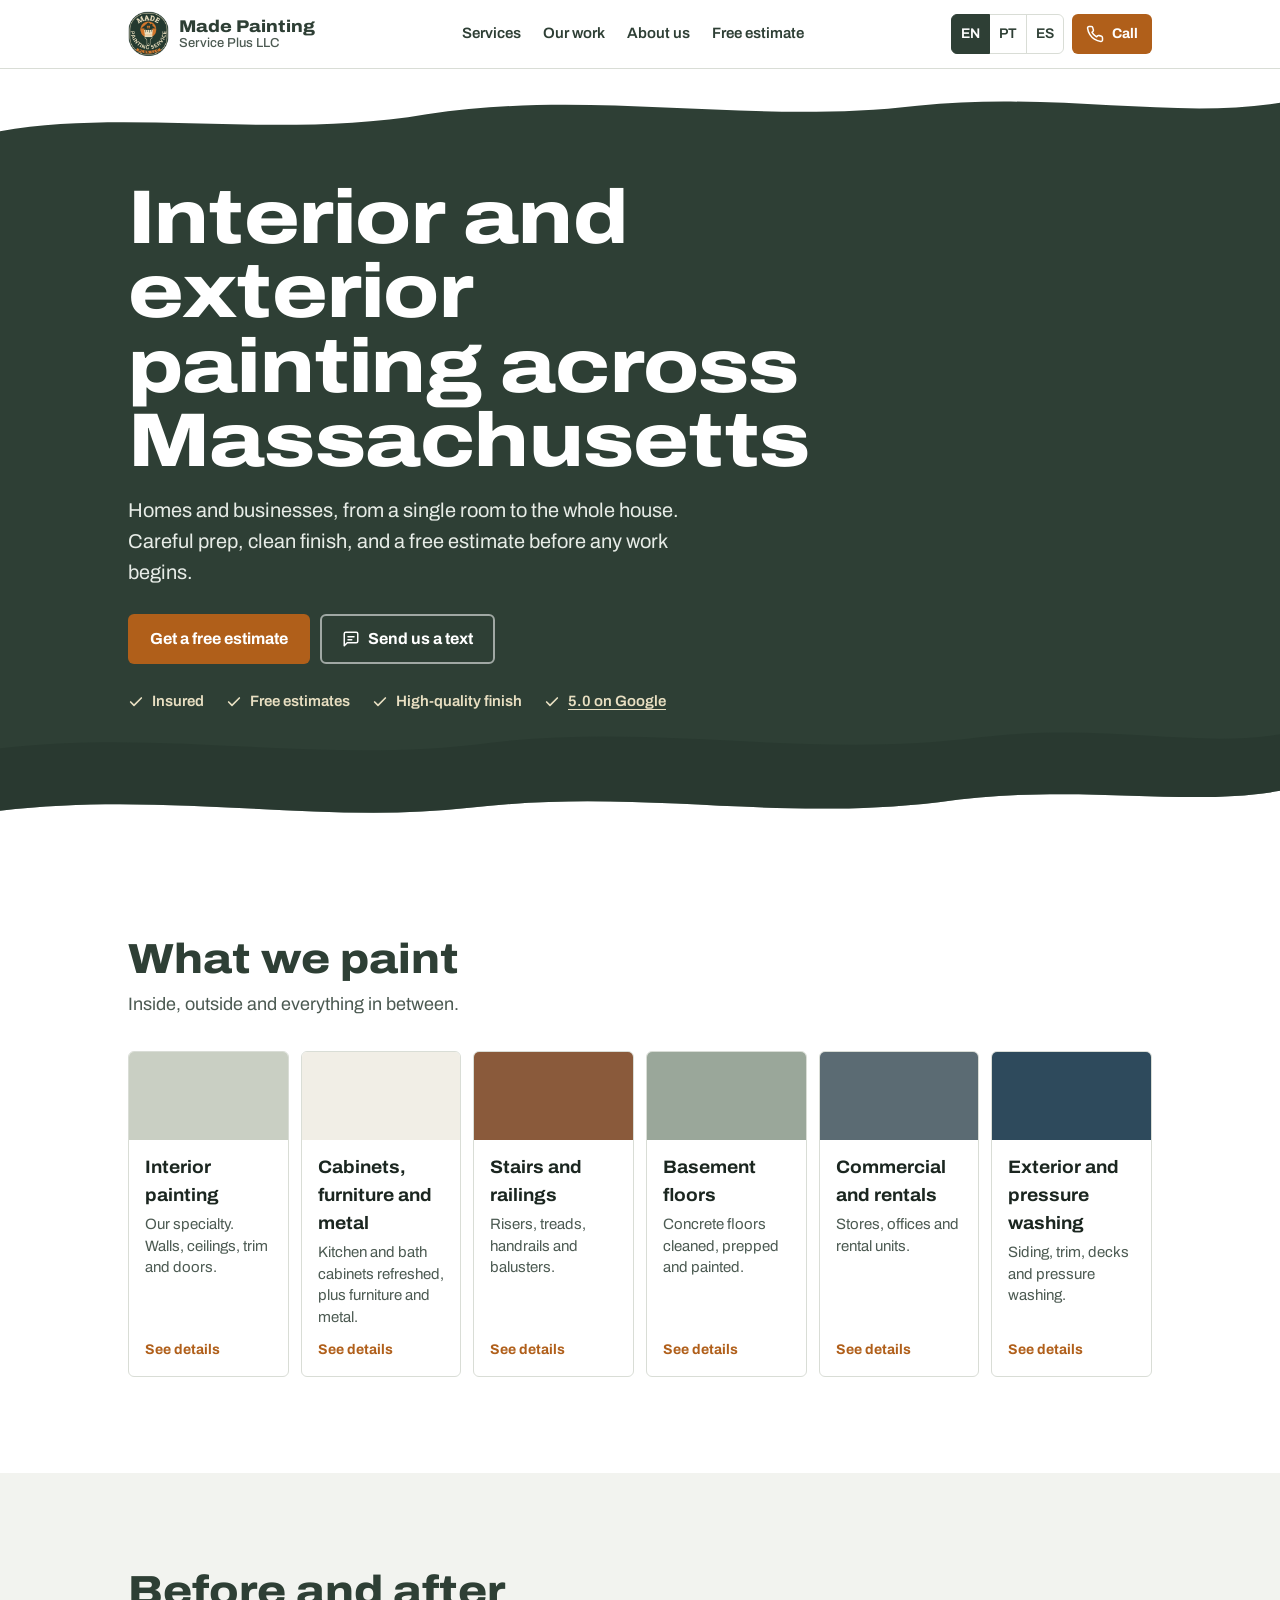
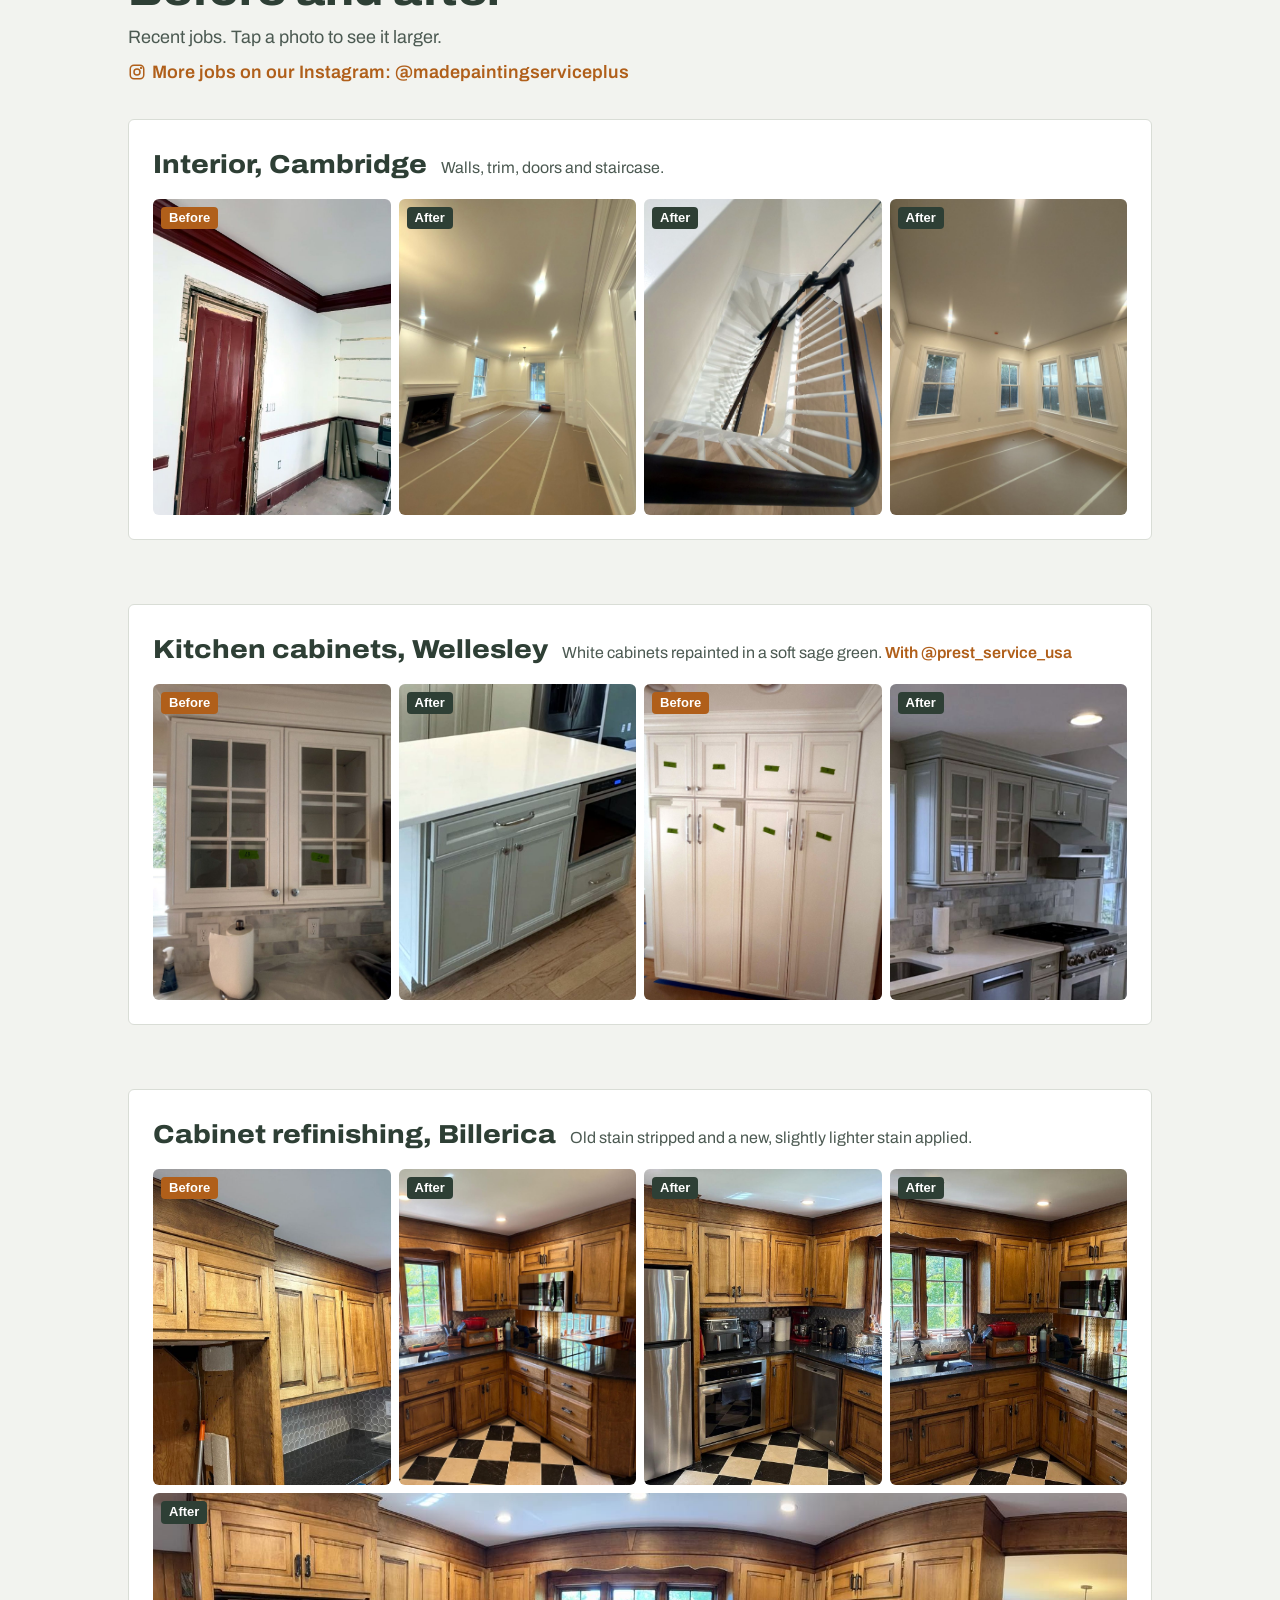
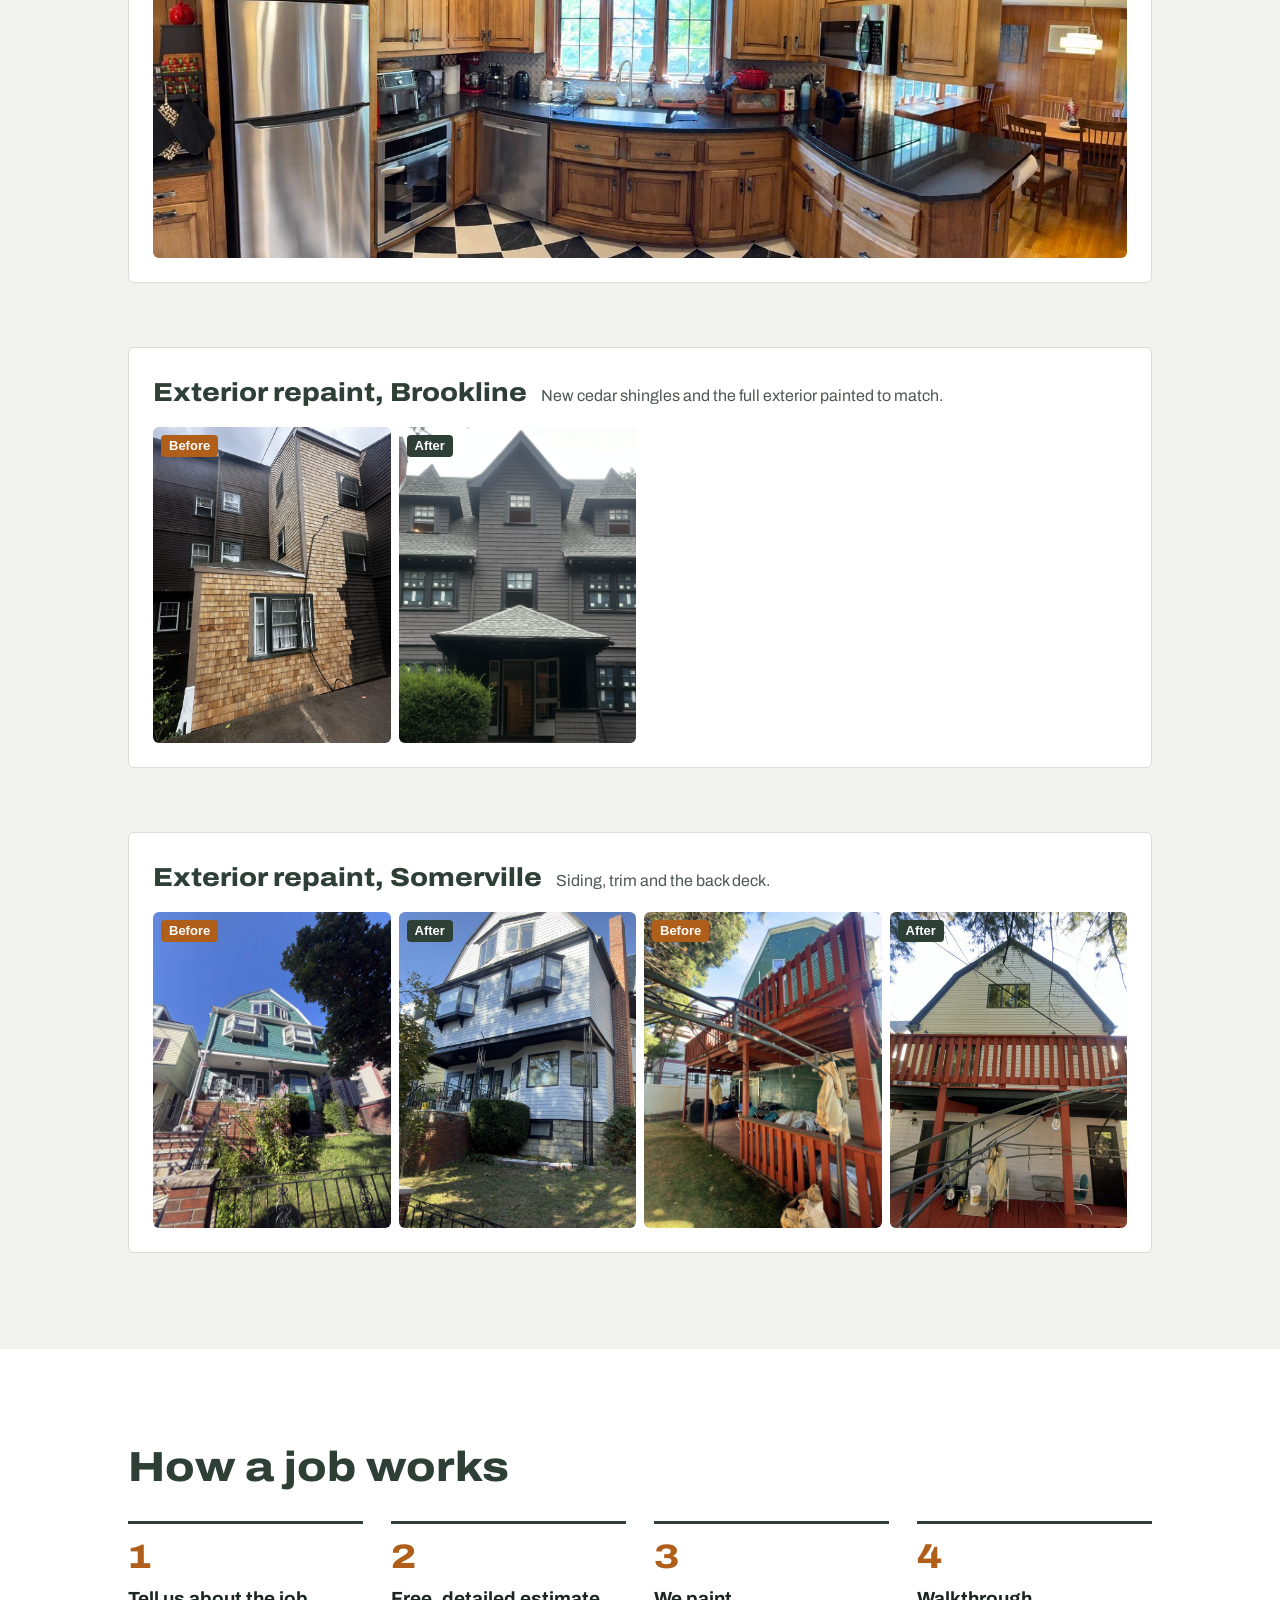
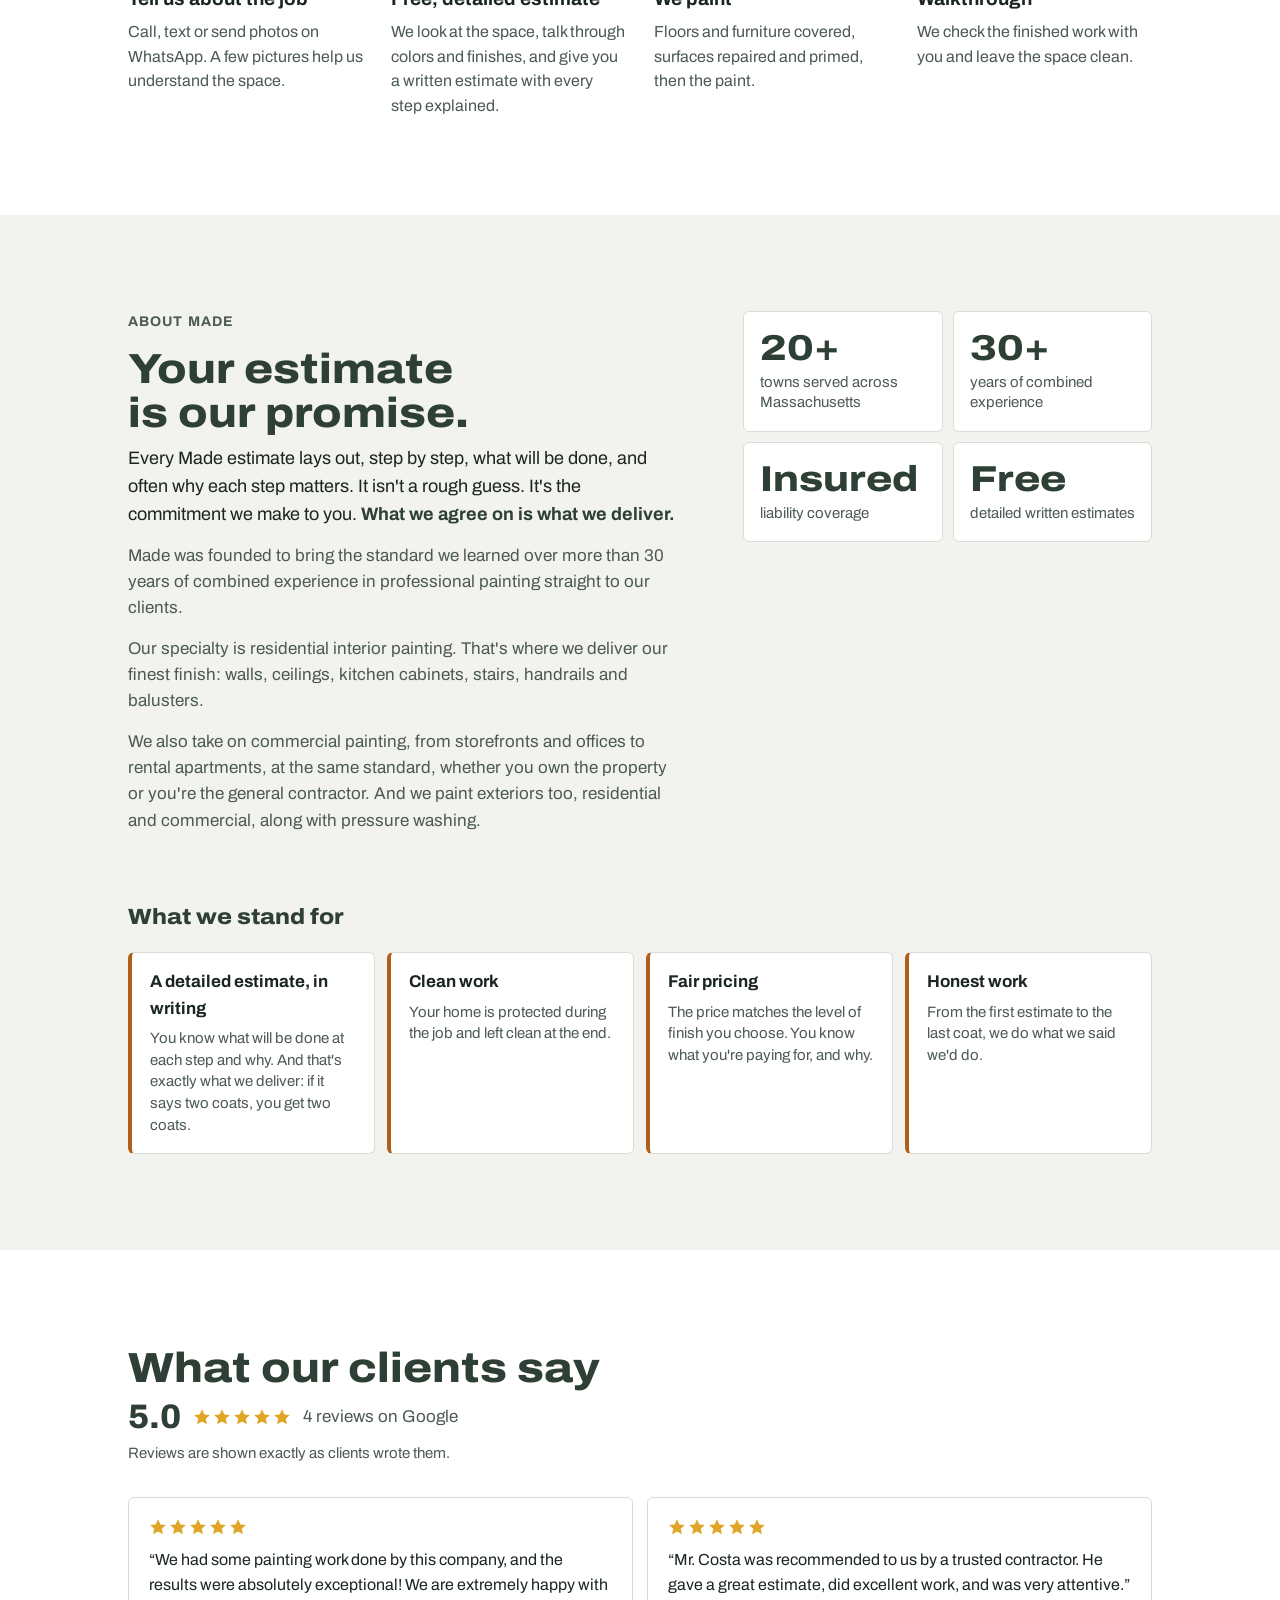
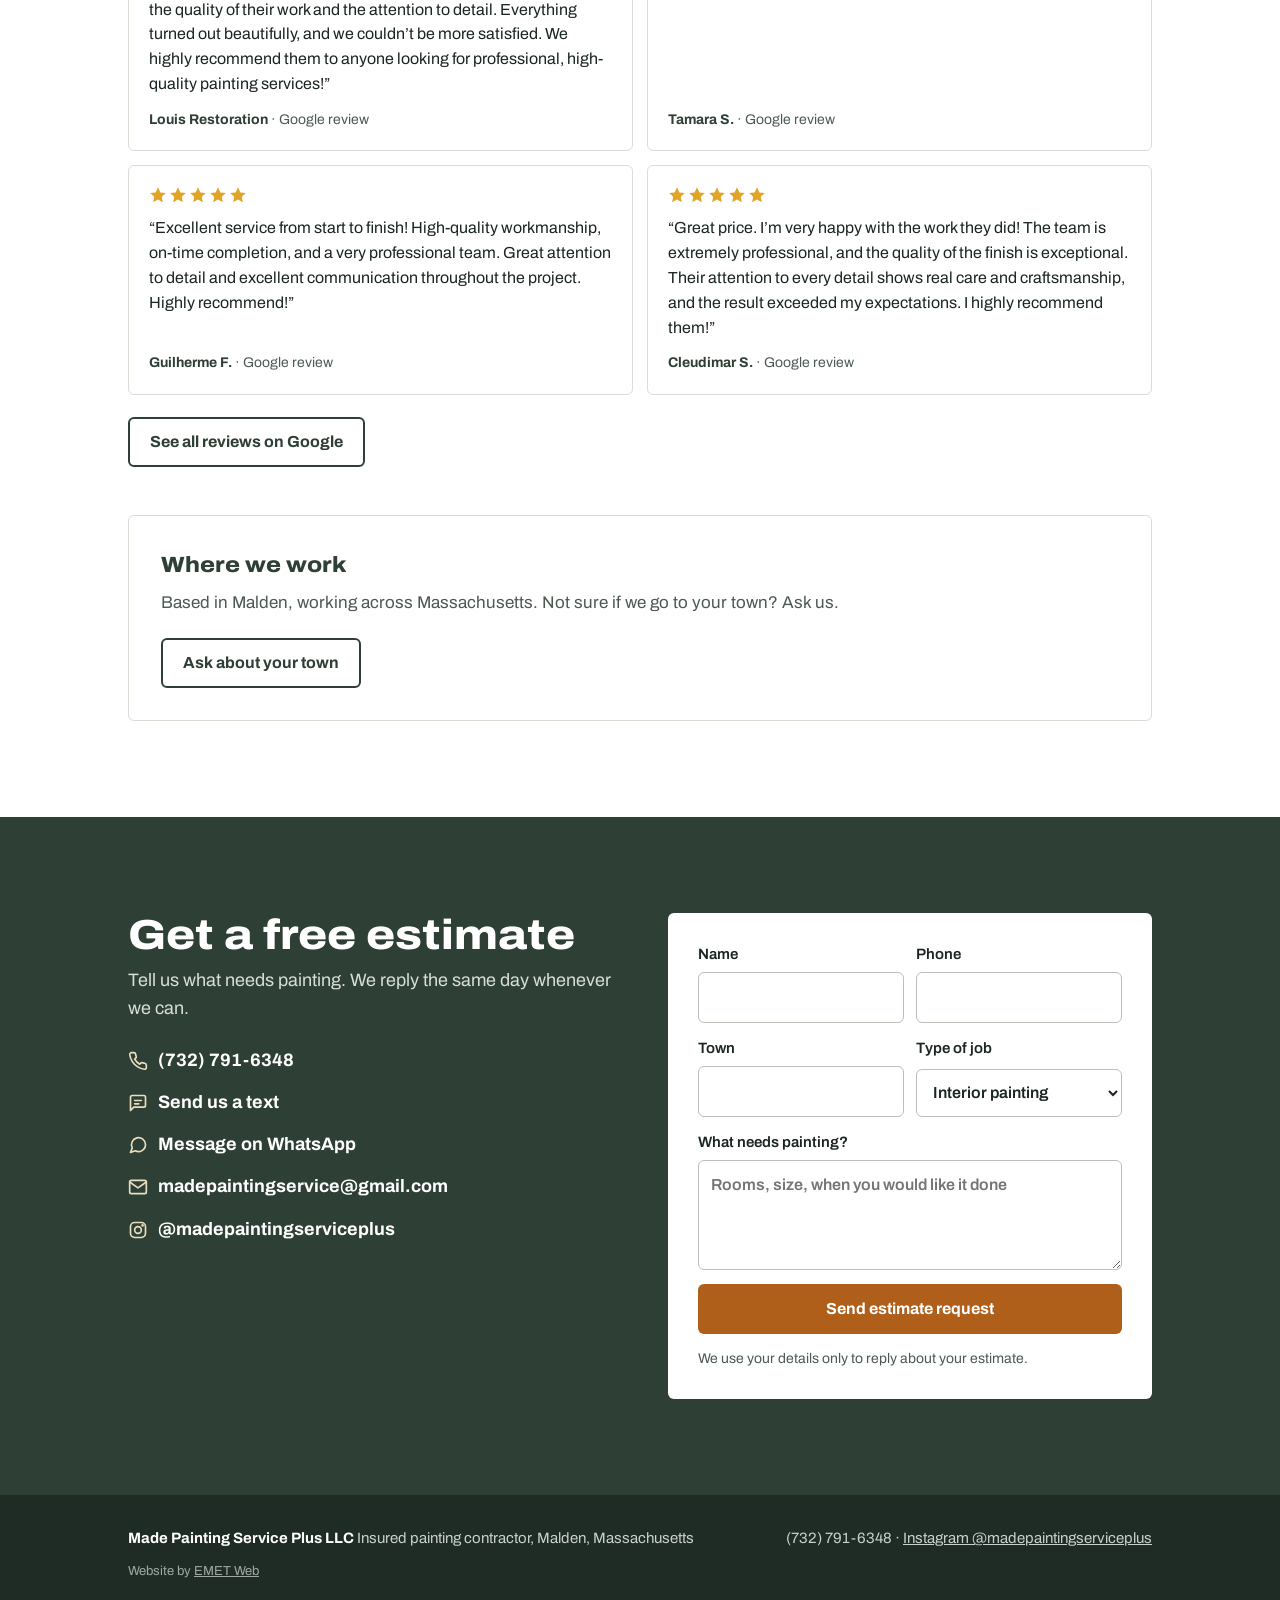
<file: index.html>
<!doctype html>
<html lang="en">
<head>
<meta charset="utf-8">
<meta name="viewport" content="width=device-width, initial-scale=1, viewport-fit=cover">
<title>Made Painting Service Plus | Painters in Massachusetts</title>
<meta name="description" content="Residential interior painting specialists in Massachusetts: walls, ceilings, cabinets, stairs and railings. Commercial and exterior painting too. Insured. Free, detailed written estimates.">
<link rel="icon" href="logo.png">
<link rel="preconnect" href="https://fonts.googleapis.com">
<link rel="preconnect" href="https://fonts.gstatic.com" crossorigin>
<link href="https://fonts.googleapis.com/css2?family=Archivo:wdth,wght@62..125,400..800&display=swap" rel="stylesheet">
<style>
  :root {
    --forest: #2E3F35;
    --forest-deep: #1F2C25;
    --ink: #1B2620;
    --ink-soft: #4C5A52;
    --copper: #B05F1A;
    --copper-hover: #934E12;
    --primer: #F2F3EF;
    --white: #FFFFFF;
    --line: #D9DDD6;
    --cream: #E8DFC2;
    --radius: 6px;
    --gutter: clamp(16px, 5vw, 48px);
    --max: 1120px;
  }
  * { box-sizing: border-box; }
  html { scroll-behavior: smooth; }
  @media (prefers-reduced-motion: reduce) { html { scroll-behavior: auto; } }
  body {
    margin: 0;
    background: var(--white);
    color: var(--ink);
    font-family: "Archivo", system-ui, sans-serif;
    font-variation-settings: "wdth" 100;
    font-size: 17px;
    line-height: 1.55;
    -webkit-font-smoothing: antialiased;
  }
  img { max-width: 100%; display: block; }
  a { color: inherit; }
  :focus-visible { outline: 3px solid var(--copper); outline-offset: 3px; border-radius: 2px; }
  .wrap { max-width: var(--max); margin: 0 auto; padding: 0 var(--gutter); }

  /* Header */
  .top { position: sticky; top: 0; z-index: 10; background: rgba(255,255,255,.96); border-bottom: 1px solid var(--line); backdrop-filter: blur(6px); }
  .top .wrap { display: flex; align-items: center; justify-content: space-between; gap: 12px; height: 68px; }
  .brand { display: flex; align-items: center; gap: 10px; text-decoration: none; min-width: 0; }
  .brand img { width: auto; height: 46px; flex: none; }
  .brand-name { font-weight: 800; font-variation-settings: "wdth" 112; font-size: 17px; line-height: 1.1; color: var(--forest); }
  .brand-name small { display: block; font-weight: 500; font-variation-settings: "wdth" 100; font-size: 13px; color: var(--ink-soft); }
  .top-actions { display: flex; align-items: center; gap: 8px; flex: none; }
  .lang { font: inherit; font-size: 14px; font-weight: 600; background: none; border: 1px solid var(--line); border-radius: var(--radius); padding: 8px 10px; color: var(--forest); cursor: pointer; }
  .lang:hover { border-color: var(--forest); }
  .langs { display: flex; }
  .langs .lang { border-radius: 0; padding: 8px 9px; margin-left: -1px; }
  .langs .lang:first-child { border-radius: var(--radius) 0 0 var(--radius); margin-left: 0; }
  .langs .lang:last-child { border-radius: 0 var(--radius) var(--radius) 0; }
  .langs .lang[aria-pressed="true"] { background: var(--forest); border-color: var(--forest); color: var(--white); position: relative; }

  .mainnav { display: flex; gap: 4px 22px; font-size: 15px; font-weight: 600; }
  .mainnav a { text-decoration: none; color: var(--forest); padding: 6px 0; white-space: nowrap; }
  .mainnav a:hover { color: var(--copper); }
  @media (max-width: 900px) {
    .top .wrap { flex-wrap: wrap; height: auto; padding-top: 10px; padding-bottom: 0; }
    .mainnav { order: 3; width: 100%; overflow-x: auto; gap: 18px; padding: 4px 0 8px; border-top: 1px solid var(--line); margin-top: 8px; }
  }

  /* Buttons */
  .btn { display: inline-flex; align-items: center; justify-content: center; gap: 8px; font: inherit; font-weight: 700; font-size: 16px; text-decoration: none; border-radius: var(--radius); padding: 14px 20px; border: 2px solid transparent; cursor: pointer; line-height: 1.1; }
  .btn svg { width: 18px; height: 18px; flex: none; }
  .btn-primary { background: var(--copper); color: var(--white); }
  .btn-primary:hover { background: var(--copper-hover); }
  .btn-light { background: var(--white); color: var(--forest); }
  .btn-light:hover { background: var(--cream); }
  .btn-ghost { background: transparent; color: var(--white); border-color: rgba(255,255,255,.55); }
  .btn-ghost:hover { border-color: var(--white); }
  .btn-sm { padding: 9px 12px; font-size: 14px; }
  @media (max-width: 420px) { .top .btn-sm span { display: none; } }

  /* Hero: the one bold moment, a roller stroke */
  .hero { position: relative; padding: clamp(28px, 6vw, 64px) 0 clamp(36px, 7vw, 80px); overflow: hidden; }
  .stroke { position: absolute; inset: 14px 0 22px 0; z-index: 0; }
  .stroke svg { width: 100%; height: 100%; display: block; }
  @media (prefers-reduced-motion: no-preference) {
    .stroke { animation: roll 1.1s cubic-bezier(.6,.05,.25,1) .15s both; }
    @keyframes roll { from { clip-path: inset(0 100% 0 0); } to { clip-path: inset(0 0 0 0); } }
    .hero-copy { animation: rise .6s ease-out .9s both; }
    @keyframes rise { from { opacity: 0; transform: translateY(8px); } to { opacity: 1; transform: none; } }
  }
  .hero .wrap { position: relative; z-index: 1; }
  .hero-copy { color: var(--white); max-width: 760px; padding: clamp(24px, 4vw, 48px) 0; }
  .hero h1 { margin: 0 0 16px; font-weight: 800; font-variation-settings: "wdth" 118; font-size: clamp(38px, 7.2vw, 76px); line-height: .98; letter-spacing: -.01em; text-wrap: balance; }
  .hero p { margin: 0 0 26px; font-size: clamp(17px, 2.1vw, 20px); max-width: 52ch; color: #E7ECE7; }
  .hero-ctas { display: flex; flex-wrap: wrap; gap: 10px; }
  .facts { list-style: none; margin: 26px 0 0; padding: 0; display: flex; flex-wrap: wrap; gap: 8px 22px; font-size: 15px; color: var(--cream); font-weight: 600; }
  .facts li { display: flex; align-items: center; gap: 8px; }
  .facts svg { width: 16px; height: 16px; }
  .fact-link { display: flex; align-items: center; gap: 8px; color: inherit; text-decoration: underline; text-underline-offset: 3px; }

  /* Sections */
  section { padding: clamp(52px, 8vw, 96px) 0; }
  .section-head { max-width: 640px; margin-bottom: 32px; }
  h2 { margin: 0 0 10px; font-weight: 800; font-variation-settings: "wdth" 112; font-size: clamp(28px, 4.2vw, 42px); line-height: 1.05; color: var(--forest); text-wrap: balance; }
  .lead { margin: 0; color: var(--ink-soft); font-size: 18px; }
  .alt { background: var(--primer); }

  /* Services as paint chips */
  .chips { display: grid; grid-template-columns: repeat(auto-fill, minmax(min(100%, 155px), 1fr)); gap: 12px; list-style: none; margin: 0; padding: 0; }
  .chip { background: var(--white); border: 1px solid var(--line); border-radius: var(--radius); overflow: hidden; display: flex; flex-direction: column; }
  .chip-link { display: flex; flex-direction: column; height: 100%; color: inherit; text-decoration: none; }
  .chip-link:hover { border-color: var(--forest); }
  .chip:hover { border-color: var(--forest); box-shadow: 0 2px 10px rgba(31,44,37,.08); }
  .chip-body { flex: 1; display: flex; flex-direction: column; }
  .chip-go { margin-top: auto; padding-top: 10px; font-size: 14px; font-weight: 700; color: var(--copper); }
  .project, #estimate, #about, #services, #work { scroll-margin-top: 110px; }
  .chip-color { height: 88px; }
  .chip-body { padding: 14px 16px 16px; }
  .chip h3 { margin: 0 0 4px; font-size: 18px; font-weight: 700; font-variation-settings: "wdth" 106; }
  .chip p { margin: 0; font-size: 15px; color: var(--ink-soft); line-height: 1.45; }

  /* Work gallery */
  .projects { display: grid; gap: clamp(36px, 6vw, 64px); }
  .project { background: var(--white); border: 1px solid var(--line); border-radius: var(--radius); padding: clamp(16px, 3vw, 24px); }
  .project-head { display: flex; flex-wrap: wrap; align-items: baseline; gap: 4px 14px; margin-bottom: 14px; }
  .project-head h3 { margin: 0; font-size: clamp(20px, 2.6vw, 26px); font-weight: 800; font-variation-settings: "wdth" 110; color: var(--forest); }
  .project-head p { margin: 0; color: var(--ink-soft); font-size: 16px; }
  .project-head a { color: var(--copper); font-weight: 600; text-decoration: none; }
  .project-head a:hover { text-decoration: underline; }
  .shots { display: grid; grid-template-columns: repeat(4, 1fr); gap: 8px; }
  @media (max-width: 760px) { .shots { grid-template-columns: repeat(2, 1fr); } }
  .shot { position: relative; margin: 0; border-radius: var(--radius); overflow: hidden; background: var(--line); aspect-ratio: 3 / 4; padding: 0; border: 0; cursor: zoom-in; display: block; width: 100%; }
  .shot img { width: 100%; height: 100%; object-fit: cover; display: block; }
  .shot.wide { grid-column: 1 / -1; aspect-ratio: 16 / 6; }
  @media (max-width: 760px) { .shot.wide { aspect-ratio: 16 / 9; } }
  .tag { position: absolute; left: 8px; top: 8px; font-size: 13px; font-weight: 700; color: var(--white); background: var(--forest); padding: 4px 8px; border-radius: 4px; line-height: 1.1; }
  .tag.before { background: var(--copper); }
  .lightbox { position: fixed; inset: 0; z-index: 50; background: rgba(20,28,24,.92); display: none; align-items: center; justify-content: center; padding: 20px; }
  .lightbox.open { display: flex; }
  .lightbox img { max-width: 100%; max-height: 100%; border-radius: var(--radius); }
  .lightbox button { position: absolute; top: 14px; right: 14px; font: inherit; font-size: 15px; font-weight: 700; background: var(--white); color: var(--forest); border: 0; border-radius: var(--radius); padding: 10px 14px; cursor: pointer; }

  /* Steps: a real sequence */
  .steps { list-style: none; margin: 0; padding: 0; display: grid; grid-template-columns: repeat(auto-fit, minmax(min(100%, 230px), 1fr)); gap: 28px; counter-reset: s; }
  .steps li { counter-increment: s; border-top: 3px solid var(--forest); padding-top: 16px; }
  .steps li::before { content: counter(s); display: block; font-weight: 800; font-variation-settings: "wdth" 118; font-size: 34px; line-height: 1; color: var(--copper); margin-bottom: 10px; }
  .steps h3 { margin: 0 0 6px; font-size: 19px; font-weight: 700; }
  .steps p { margin: 0; color: var(--ink-soft); font-size: 16px; }


  /* About */
  .about-grid { display: grid; grid-template-columns: minmax(0, 1.35fr) minmax(0, 1fr); gap: clamp(28px, 5vw, 64px); align-items: start; }
  @media (max-width: 820px) { .about-grid { grid-template-columns: 1fr; } }
  .eyebrow { margin: 0 0 10px; font-size: 14px; font-weight: 700; letter-spacing: .08em; text-transform: uppercase; color: var(--copper); }
  .about-copy p { margin: 0 0 14px; color: var(--ink-soft); max-width: 62ch; }
  .about-copy p.promise { color: var(--ink); font-size: 18px; }
  .about-copy strong { color: var(--forest); }
  .stats { list-style: none; margin: 0; padding: 0; display: grid; grid-template-columns: 1fr 1fr; gap: 10px; }
  .stats li { background: var(--white); border: 1px solid var(--line); border-radius: var(--radius); padding: 18px 16px; }
  .stats b { display: block; font-weight: 800; font-variation-settings: "wdth" 118; font-size: clamp(28px, 3.6vw, 36px); line-height: 1; color: var(--forest); margin-bottom: 6px; }
  .stats span { font-size: 15px; color: var(--ink-soft); line-height: 1.35; display: block; }
  .values-h { margin: clamp(36px, 5vw, 52px) 0 18px; font-size: 22px; font-weight: 800; font-variation-settings: "wdth" 110; color: var(--forest); }
  .values { list-style: none; margin: 0; padding: 0; display: grid; grid-template-columns: repeat(auto-fit, minmax(min(100%, 230px), 1fr)); gap: 12px; }
  .values li { background: var(--white); border: 1px solid var(--line); border-left: 4px solid var(--copper); border-radius: var(--radius); padding: 16px 18px; }
  .values h4 { margin: 0 0 6px; font-size: 17px; font-weight: 700; color: var(--ink); }
  .values p { margin: 0; font-size: 15px; color: var(--ink-soft); line-height: 1.45; }

  .insta-line { margin-top: 8px; }
  .insta-line a { color: var(--copper); font-weight: 600; text-decoration: none; overflow-wrap: anywhere; }
  .insta-line a:hover { text-decoration: underline; }
  .insta-line svg { width: 18px; height: 18px; vertical-align: -3px; margin-right: 6px; }
  footer a { color: #C9D1CB; }
  /* Reviews */
  .rating { display: flex; flex-wrap: wrap; align-items: center; gap: 6px 12px; margin: 6px 0 8px; font-size: 17px; color: var(--ink-soft); }
  .rating .big { font-size: 34px; font-weight: 800; color: var(--forest); line-height: 1; }
  .stars { display: inline-flex; gap: 2px; color: #E0A526; }
  .stars svg { width: 18px; height: 18px; fill: currentColor; }
  .lead.small { font-size: 15px; }
  .reviews { list-style: none; margin: 0; padding: 0; display: grid; grid-template-columns: 1fr; gap: 14px; }
  @media (min-width: 760px) { .reviews { grid-template-columns: 1fr 1fr; } }
  .review { background: var(--white); border: 1px solid var(--line); border-radius: var(--radius); padding: 20px; display: flex; flex-direction: column; gap: 12px; }
  .review blockquote { margin: 0; font-size: 16px; line-height: 1.55; color: var(--ink); flex: 1; }
  .review .who { margin: 0; font-size: 14px; color: var(--ink-soft); }
  .review .who strong { color: var(--forest); }
  .rev-cta { margin: 22px 0 0; }
  .area-panel { margin-top: clamp(32px, 5vw, 48px); }
  #reviews { scroll-margin-top: 110px; }
  /* Reviews + area */
  .two { display: grid; grid-template-columns: repeat(auto-fit, minmax(min(100%, 320px), 1fr)); gap: 20px; }
  .panel { border: 1px solid var(--line); border-radius: var(--radius); padding: clamp(22px, 3vw, 32px); background: var(--white); }
  .panel h3 { margin: 0 0 8px; font-size: 22px; font-weight: 800; font-variation-settings: "wdth" 110; color: var(--forest); }
  .panel p { margin: 0 0 18px; color: var(--ink-soft); }
  .panel .btn-primary, .panel .btn-outline { margin-top: 4px; }
  .btn-outline { background: transparent; color: var(--forest); border-color: var(--forest); }
  .btn-outline:hover { background: var(--forest); color: var(--white); }

  /* Estimate */
  .estimate { background: var(--forest); color: var(--white); }
  .estimate h2 { color: var(--white); }
  .estimate .lead { color: #D7DED8; }
  .est-grid { display: grid; grid-template-columns: repeat(auto-fit, minmax(min(100%, 340px), 1fr)); gap: clamp(24px, 5vw, 56px); align-items: start; }
  .contact-list { list-style: none; margin: 24px 0 0; padding: 0; display: grid; gap: 10px; }
  .contact-list a { display: inline-flex; align-items: center; gap: 10px; font-weight: 700; font-size: 18px; text-decoration: none; color: var(--white); }
  .contact-list a:hover { text-decoration: underline; text-underline-offset: 4px; }
  .contact-list svg { width: 20px; height: 20px; color: var(--cream); }
  form { background: var(--white); color: var(--ink); border-radius: var(--radius); padding: clamp(20px, 3vw, 30px); display: grid; gap: 14px; }
  label { display: grid; gap: 6px; font-size: 15px; font-weight: 600; }
  input, select, textarea { font: inherit; font-size: 16px; padding: 12px 12px; border: 1px solid #B9C0B8; border-radius: var(--radius); background: var(--white); color: var(--ink); width: 100%; }
  textarea { min-height: 110px; resize: vertical; }
  input:focus, select:focus, textarea:focus { outline: 3px solid rgba(176,95,26,.35); border-color: var(--copper); }
  .row { display: grid; grid-template-columns: 1fr 1fr; gap: 12px; }
  @media (max-width: 520px) { .row { grid-template-columns: 1fr; } }
  .form-note { margin: 0; font-size: 14px; color: var(--ink-soft); }
  .hidden { display: none; }

  footer { background: var(--forest-deep); color: #C9D1CB; padding: 32px 0 calc(32px + env(safe-area-inset-bottom)); font-size: 15px; }
  footer .wrap { display: flex; flex-wrap: wrap; gap: 10px 28px; justify-content: space-between; }
  footer strong { color: var(--white); }
  footer .credit { flex-basis: 100%; font-size: 13px; opacity: .75; }

  /* Sticky call bar on phones */
  .callbar { position: fixed; left: 0; right: 0; bottom: 0; z-index: 20; display: none; gap: 8px; padding: 10px 12px calc(10px + env(safe-area-inset-bottom)); background: var(--white); border-top: 1px solid var(--line); }
  .callbar .btn { flex: 1; padding: 13px 6px; font-size: 15px; gap: 6px; min-width: 0; }
  @media (max-width: 720px) { .callbar { display: flex; } body { padding-bottom: 76px; } }
@media (max-width: 520px) { .chip-color { height: 52px; } .chip-body { padding: 12px; } .chip h3 { font-size: 16px; } .chip p { font-size: 14px; } }
@media (max-width: 400px) { .brand-name { font-size: 15px; } .brand-name small { display: none; } .brand img { height: 40px; } }
</style>
</head>
<body>

<svg width="0" height="0" style="position:absolute" aria-hidden="true">
  <symbol id="i-phone" viewBox="0 0 24 24"><path fill="none" stroke="currentColor" stroke-width="2" stroke-linecap="round" stroke-linejoin="round" d="M22 16.9v3a2 2 0 0 1-2.2 2 19.8 19.8 0 0 1-8.6-3.1 19.5 19.5 0 0 1-6-6A19.8 19.8 0 0 1 2.1 4.2 2 2 0 0 1 4.1 2h3a2 2 0 0 1 2 1.7c.1.9.4 1.8.7 2.7a2 2 0 0 1-.5 2.1L8 9.8a16 16 0 0 0 6 6l1.3-1.3a2 2 0 0 1 2.1-.5c.9.3 1.8.6 2.7.7a2 2 0 0 1 1.7 2z"/></symbol>
  <symbol id="i-chat" viewBox="0 0 24 24"><path fill="none" stroke="currentColor" stroke-width="2" stroke-linecap="round" stroke-linejoin="round" d="M21 11.5a8.4 8.4 0 0 1-12.4 7.4L3 21l2.1-5.6A8.4 8.4 0 1 1 21 11.5z"/></symbol>
  <symbol id="i-sms" viewBox="0 0 24 24"><g fill="none" stroke="currentColor" stroke-width="2" stroke-linecap="round" stroke-linejoin="round"><path d="M21 15a2 2 0 0 1-2 2H7l-4 4V5a2 2 0 0 1 2-2h14a2 2 0 0 1 2 2z"/><path d="M8 9h8M8 13h5"/></g></symbol>
  <symbol id="i-insta" viewBox="0 0 24 24"><g fill="none" stroke="currentColor" stroke-width="2" stroke-linecap="round" stroke-linejoin="round"><rect x="3" y="3" width="18" height="18" rx="5"/><circle cx="12" cy="12" r="4"/><circle cx="17.5" cy="6.5" r="0.6" fill="currentColor"/></g></symbol>
  <symbol id="i-mail" viewBox="0 0 24 24"><g fill="none" stroke="currentColor" stroke-width="2" stroke-linecap="round" stroke-linejoin="round"><rect x="2" y="4" width="20" height="16" rx="2"/><path d="m22 6-10 7L2 6"/></g></symbol>
  <symbol id="i-check" viewBox="0 0 24 24"><path fill="none" stroke="currentColor" stroke-width="2.5" stroke-linecap="round" stroke-linejoin="round" d="M20 6 9 17l-5-5"/></symbol>
</svg>

<header class="top">
  <div class="wrap">
    <a class="brand" href="/" aria-label="Made Painting Service Plus, home">
      <img src="logo.png" alt="" width="42" height="46">
      <span class="brand-name">Made Painting<small>Service Plus LLC</small></span>
    </a>
    <nav class="mainnav" aria-label="Main">
      <a href="/#services" data-i18n="nav_services">Services</a>
      <a href="/#work" data-i18n="nav_work">Our work</a>
      <a href="/#about" data-i18n="nav_about">About us</a>
      <a href="/#estimate" data-i18n="nav_est">Free estimate</a>
    </nav>
    <div class="top-actions">
      <div class="langs" role="group" aria-label="Language / Idioma">
        <button type="button" class="lang" data-lang="en" lang="en" aria-pressed="true">EN</button>
        <button type="button" class="lang" data-lang="pt" lang="pt-BR" aria-pressed="false">PT</button>
        <button type="button" class="lang" data-lang="es" lang="es" aria-pressed="false">ES</button>
      </div>
      <a class="btn btn-primary btn-sm" href="tel:+17327916348"><svg><use href="#i-phone"/></svg><span data-i18n="call_short">Call</span></a>
    </div>
  </div>
</header>

<main id="top">
  <div class="hero">
    <div class="stroke" aria-hidden="true">
      <svg viewBox="0 0 1200 520" preserveAspectRatio="none">
        <path fill="#2E3F35" d="M0 34 C120 18 260 40 400 22 C560 4 700 30 860 16 C990 6 1100 26 1200 14 L1200 500 C1110 512 1010 494 880 508 C720 522 600 498 440 512 C300 524 160 500 0 514 Z"/>
        <path fill="#26362D" opacity=".55" d="M0 470 C160 456 300 482 460 466 C620 452 760 478 920 462 C1040 452 1120 470 1200 460 L1200 500 C1110 512 1010 494 880 508 C720 522 600 498 440 512 C300 524 160 500 0 514 Z"/>
      </svg>
    </div>
    <div class="wrap">
      <div class="hero-copy">
        <h1 data-i18n="h1">Interior and exterior painting across Massachusetts</h1>
        <p data-i18n="hero_p">Homes and businesses, from a single room to the whole house. Careful prep, clean finish, and a free estimate before any work begins.</p>
        <div class="hero-ctas">
          <a class="btn btn-primary" href="#estimate" data-i18n="cta_estimate">Get a free estimate</a>
          <a class="btn btn-ghost" href="sms:+17327916348"><svg><use href="#i-sms"/></svg><span data-i18n="cta_text">Send us a text</span></a>
        </div>
        <ul class="facts">
          <li><svg><use href="#i-check"/></svg><span data-i18n="fact_insured">Insured</span></li>
          <li><svg><use href="#i-check"/></svg><span data-i18n="fact_free">Free estimates</span></li>
          <li><svg><use href="#i-check"/></svg><span data-i18n="fact_quality">High-quality finish</span></li>
          <li><a class="fact-link" href="#reviews"><svg><use href="#i-check"/></svg><span data-i18n="fact_google">5.0 on Google</span></a></li>
        </ul>
      </div>
    </div>
  </div>

  <section id="services" aria-labelledby="services-h">
    <div class="wrap">
      <div class="section-head">
        <h2 id="services-h" data-i18n="services_h">What we paint</h2>
        <p class="lead" data-i18n="services_lead">Inside, outside and everything in between.</p>
      </div>
      <ul class="chips">
        <li class="chip"><a class="chip-link" href="/interior-painting/"><div class="chip-color" style="background:#C9CFC3"></div><div class="chip-body"><h3 data-i18n="s1">Interior painting</h3><p data-i18n="s1d">Our specialty. Walls, ceilings, trim and doors.</p><span class="chip-go" data-i18n="chip_det">See details</span></div></a></li>
        <li class="chip"><a class="chip-link" href="/cabinet-painting/"><div class="chip-color" style="background:#F1EEE6"></div><div class="chip-body"><h3 data-i18n="s2">Cabinets, furniture and metal</h3><p data-i18n="s2d">Kitchen and bath cabinets refreshed, plus furniture and metal.</p><span class="chip-go" data-i18n="chip_det">See details</span></div></a></li>
        <li class="chip"><a class="chip-link" href="/stairs-railings/"><div class="chip-color" style="background:#8A5A3B"></div><div class="chip-body"><h3 data-i18n="s3">Stairs and railings</h3><p data-i18n="s3d">Risers, treads, handrails and balusters.</p><span class="chip-go" data-i18n="chip_det">See details</span></div></a></li>
        <li class="chip"><a class="chip-link" href="/basement-floor-painting/"><div class="chip-color" style="background:#9AA79A"></div><div class="chip-body"><h3 data-i18n="s4">Basement floors</h3><p data-i18n="s4d">Concrete floors cleaned, prepped and painted.</p><span class="chip-go" data-i18n="chip_det">See details</span></div></a></li>
        <li class="chip"><a class="chip-link" href="/commercial-painting/"><div class="chip-color" style="background:#5B6B73"></div><div class="chip-body"><h3 data-i18n="s5">Commercial and rentals</h3><p data-i18n="s5d">Stores, offices and rental units.</p><span class="chip-go" data-i18n="chip_det">See details</span></div></a></li>
        <li class="chip"><a class="chip-link" href="/exterior-painting/"><div class="chip-color" style="background:#2E4A5C"></div><div class="chip-body"><h3 data-i18n="s6">Exterior and pressure washing</h3><p data-i18n="s6d">Siding, trim, decks and pressure washing.</p><span class="chip-go" data-i18n="chip_det">See details</span></div></a></li>
      </ul>
    </div>
  </section>

  <section id="work" class="alt" aria-labelledby="work-h">
    <div class="wrap">
      <div class="section-head">
        <h2 id="work-h" data-i18n="work_h">Before and after</h2>
        <p class="lead" data-i18n="work_lead">Recent jobs. Tap a photo to see it larger.</p>
        <p class="lead insta-line"><a href="https://www.instagram.com/madepaintingserviceplus/" target="_blank" rel="noopener"><svg><use href="#i-insta"/></svg><span data-i18n="insta_more">More jobs on our Instagram:</span> @madepaintingserviceplus</a></p>
      </div>
      <div class="projects">
      <article class="project" id="proj-cambridge">
        <div class="project-head"><h3 data-i18n="p_cam">Interior, Cambridge</h3><p><span data-i18n="p_cam_d">Walls, trim, doors and staircase.</span></p></div>
        <div class="shots">
          <button type="button" class="shot"><img src="img/cambridge-antes.jpg" alt="Room before painting" loading="lazy"><span class="tag before" data-i18n="before">Before</span></button>
          <button type="button" class="shot"><img src="img/cambridge-depois-1.jpg" alt="Living room after" loading="lazy"><span class="tag" data-i18n="after">After</span></button>
          <button type="button" class="shot"><img src="img/cambridge-depois-2.jpg" alt="Staircase after" loading="lazy"><span class="tag" data-i18n="after">After</span></button>
          <button type="button" class="shot"><img src="img/cambridge-depois-3.jpg" alt="Bedroom after" loading="lazy"><span class="tag" data-i18n="after">After</span></button>
        </div>
      </article>
      <article class="project" id="proj-wellesley">
        <div class="project-head"><h3 data-i18n="p_wel">Kitchen cabinets, Wellesley</h3><p><span data-i18n="p_wel_d">White cabinets repainted in a soft sage green.</span> <a href="https://www.instagram.com/prest_service_usa/" target="_blank" rel="noopener" data-i18n="p_wel_with">With @prest_service_usa</a></p></div>
        <div class="shots">
          <button type="button" class="shot"><img src="img/wellesley-antes-1.jpg" alt="Glass cabinets before" loading="lazy"><span class="tag before" data-i18n="before">Before</span></button>
          <button type="button" class="shot"><img src="img/wellesley-depois-1.jpg" alt="Island after painting" loading="lazy"><span class="tag" data-i18n="after">After</span></button>
          <button type="button" class="shot"><img src="img/wellesley-antes-2.jpg" alt="Pantry cabinets before" loading="lazy"><span class="tag before" data-i18n="before">Before</span></button>
          <button type="button" class="shot"><img src="img/wellesley-depois-2.jpg" alt="Kitchen after painting" loading="lazy"><span class="tag" data-i18n="after">After</span></button>
        </div>
      </article>
      <article class="project" id="proj-billerica">
        <div class="project-head"><h3 data-i18n="p_bil">Cabinet refinishing, Billerica</h3><p><span data-i18n="p_bil_d">Old stain stripped and a new, slightly lighter stain applied.</span></p></div>
        <div class="shots">
          <button type="button" class="shot"><img src="img/billerica-antes.jpg" alt="Cabinets during stripping" loading="lazy"><span class="tag before" data-i18n="before">Before</span></button>
          <button type="button" class="shot"><img src="img/billerica-depois-1.jpg" alt="Finished cabinets around the cooktop" loading="lazy"><span class="tag" data-i18n="after">After</span></button>
          <button type="button" class="shot"><img src="img/billerica-depois-2.jpg" alt="Finished cabinets by the refrigerator" loading="lazy"><span class="tag" data-i18n="after">After</span></button>
          <button type="button" class="shot"><img src="img/billerica-depois-3.jpg" alt="Finished cabinets around the sink" loading="lazy"><span class="tag" data-i18n="after">After</span></button>
          <button type="button" class="shot wide"><img src="img/billerica-panorama.jpg" alt="Finished kitchen, wide view" loading="lazy"><span class="tag" data-i18n="after">After</span></button>
        </div>
      </article>
      <article class="project" id="proj-brookline">
        <div class="project-head"><h3 data-i18n="p_bro">Exterior repaint, Brookline</h3><p><span data-i18n="p_bro_d">New cedar shingles and the full exterior painted to match.</span></p></div>
        <div class="shots">
          <button type="button" class="shot"><img src="img/brookline-exterior-antes.jpg" alt="New cedar shingles before painting" loading="lazy"><span class="tag before" data-i18n="before">Before</span></button>
          <button type="button" class="shot"><img src="img/brookline-exterior.jpg" alt="House exterior after painting" loading="lazy"><span class="tag" data-i18n="after">After</span></button>
        </div>
      </article>
      <article class="project" id="proj-somerville">
        <div class="project-head"><h3 data-i18n="p_som">Exterior repaint, Somerville</h3><p><span data-i18n="p_som_d">Siding, trim and the back deck.</span></p></div>
        <div class="shots">
          <button type="button" class="shot"><img src="img/somerville-antes-1.jpg" alt="House front before painting" loading="lazy"><span class="tag before" data-i18n="before">Before</span></button>
          <button type="button" class="shot"><img src="img/somerville-depois-1.jpg" alt="House front after painting" loading="lazy"><span class="tag" data-i18n="after">After</span></button>
          <button type="button" class="shot"><img src="img/somerville-antes-2.jpg" alt="Back deck before" loading="lazy"><span class="tag before" data-i18n="before">Before</span></button>
          <button type="button" class="shot"><img src="img/somerville-depois-2.jpg" alt="Back deck after" loading="lazy"><span class="tag" data-i18n="after">After</span></button>
        </div>
      </article>
      </div>
    </div>
  </section>
  <div class="lightbox" id="lightbox" role="dialog" aria-modal="true" aria-label="Photo">
    <button type="button" id="lb-close" data-i18n="close">Close</button>
    <img alt="">
  </div>

  <section id="how" aria-labelledby="how-h">
    <div class="wrap">
      <div class="section-head">
        <h2 id="how-h" data-i18n="how_h">How a job works</h2>
      </div>
      <ol class="steps">
        <li><h3 data-i18n="st1">Tell us about the job</h3><p data-i18n="st1d">Call, text or send photos on WhatsApp. A few pictures help us understand the space.</p></li>
        <li><h3 data-i18n="st2">Free, detailed estimate</h3><p data-i18n="st2d">We look at the space, talk through colors and finishes, and give you a written estimate with every step explained.</p></li>
        <li><h3 data-i18n="st3">We paint</h3><p data-i18n="st3d">Floors and furniture covered, surfaces repaired and primed, then the paint.</p></li>
        <li><h3 data-i18n="st4">Walkthrough</h3><p data-i18n="st4d">We check the finished work with you and leave the space clean.</p></li>
      </ol>
    </div>
  </section>

  <section id="about" class="alt" aria-labelledby="about-h">
    <div class="wrap">
      <div class="about-grid">
        <div class="about-copy">
          <p class="eyebrow" data-i18n="ab_eye">About Made</p>
          <h2 id="about-h" data-i18n="ab_h">Your estimate is our promise.</h2>
          <p class="promise"><span data-i18n="ab_p1">Every Made estimate lays out, step by step, what will be done, and often why each step matters. It isn't a rough guess. It's the commitment we make to you.</span> <strong data-i18n="ab_p1b">What we agree on is what we deliver.</strong></p>
          <p data-i18n="ab_p2">Made was founded to bring the standard we learned over more than 30 years of combined experience in professional painting straight to our clients.</p>
          <p data-i18n="ab_p3">Our specialty is residential interior painting. That's where we deliver our finest finish: walls, ceilings, kitchen cabinets, stairs, handrails and balusters.</p>
          <p data-i18n="ab_p4">We also take on commercial painting, from storefronts and offices to rental apartments, at the same standard, whether you own the property or you're the general contractor. And we paint exteriors too, residential and commercial, along with pressure washing.</p>
        </div>
        <ul class="stats">
          <li><b>20+</b><span data-i18n="ab_n1d">towns served across Massachusetts</span></li>
          <li><b>30+</b><span data-i18n="ab_n2d">years of combined experience</span></li>
          <li><b data-i18n="ab_n3">Insured</b><span data-i18n="ab_n3d">liability coverage</span></li>
          <li><b data-i18n="ab_n4">Free</b><span data-i18n="ab_n4d">detailed written estimates</span></li>
        </ul>
      </div>
      <h3 class="values-h" data-i18n="val_h">What we stand for</h3>
      <ul class="values">
        <li><h4 data-i18n="v1">A detailed estimate, in writing</h4><p data-i18n="v1d">You know what will be done at each step and why. And that's exactly what we deliver: if it says two coats, you get two coats.</p></li>
        <li><h4 data-i18n="v2">Clean work</h4><p data-i18n="v2d">Your home is protected during the job and left clean at the end.</p></li>
        <li><h4 data-i18n="v3">Fair pricing</h4><p data-i18n="v3d">The price matches the level of finish you choose. You know what you're paying for, and why.</p></li>
        <li><h4 data-i18n="v4">Honest work</h4><p data-i18n="v4d">From the first estimate to the last coat, we do what we said we'd do.</p></li>
      </ul>
    </div>
  </section>

  <section id="reviews" aria-labelledby="rev-h">
    <div class="wrap">
      <div class="section-head">
        <h2 id="rev-h" data-i18n="rev_h2">What our clients say</h2>
        <p class="rating"><span class="big">5.0</span><span class="stars"><svg viewBox="0 0 20 20" aria-hidden="true"><path d="M10 1.5l2.6 5.6 6.1.7-4.5 4.2 1.2 6L10 15l-5.4 3 1.2-6L1.3 7.8l6.1-.7z"/></svg><svg viewBox="0 0 20 20" aria-hidden="true"><path d="M10 1.5l2.6 5.6 6.1.7-4.5 4.2 1.2 6L10 15l-5.4 3 1.2-6L1.3 7.8l6.1-.7z"/></svg><svg viewBox="0 0 20 20" aria-hidden="true"><path d="M10 1.5l2.6 5.6 6.1.7-4.5 4.2 1.2 6L10 15l-5.4 3 1.2-6L1.3 7.8l6.1-.7z"/></svg><svg viewBox="0 0 20 20" aria-hidden="true"><path d="M10 1.5l2.6 5.6 6.1.7-4.5 4.2 1.2 6L10 15l-5.4 3 1.2-6L1.3 7.8l6.1-.7z"/></svg><svg viewBox="0 0 20 20" aria-hidden="true"><path d="M10 1.5l2.6 5.6 6.1.7-4.5 4.2 1.2 6L10 15l-5.4 3 1.2-6L1.3 7.8l6.1-.7z"/></svg></span><span><span>4</span> <span data-i18n="rev_count">reviews on Google</span></span></p>
        <p class="lead small" data-i18n="rev_note">Reviews are shown exactly as clients wrote them.</p>
      </div>
      <ul class="reviews">
        <li class="review"><div class="stars" aria-label="5 out of 5 stars"><svg viewBox="0 0 20 20" aria-hidden="true"><path d="M10 1.5l2.6 5.6 6.1.7-4.5 4.2 1.2 6L10 15l-5.4 3 1.2-6L1.3 7.8l6.1-.7z"/></svg><svg viewBox="0 0 20 20" aria-hidden="true"><path d="M10 1.5l2.6 5.6 6.1.7-4.5 4.2 1.2 6L10 15l-5.4 3 1.2-6L1.3 7.8l6.1-.7z"/></svg><svg viewBox="0 0 20 20" aria-hidden="true"><path d="M10 1.5l2.6 5.6 6.1.7-4.5 4.2 1.2 6L10 15l-5.4 3 1.2-6L1.3 7.8l6.1-.7z"/></svg><svg viewBox="0 0 20 20" aria-hidden="true"><path d="M10 1.5l2.6 5.6 6.1.7-4.5 4.2 1.2 6L10 15l-5.4 3 1.2-6L1.3 7.8l6.1-.7z"/></svg><svg viewBox="0 0 20 20" aria-hidden="true"><path d="M10 1.5l2.6 5.6 6.1.7-4.5 4.2 1.2 6L10 15l-5.4 3 1.2-6L1.3 7.8l6.1-.7z"/></svg></div><blockquote>“We had some painting work done by this company, and the results were absolutely exceptional! We are extremely happy with the quality of their work and the attention to detail. Everything turned out beautifully, and we couldn’t be more satisfied. We highly recommend them to anyone looking for professional, high-quality painting services!”</blockquote><p class="who"><strong>Louis Restoration</strong> · <span data-i18n="rev_src">Google review</span></p></li>
        <li class="review"><div class="stars" aria-label="5 out of 5 stars"><svg viewBox="0 0 20 20" aria-hidden="true"><path d="M10 1.5l2.6 5.6 6.1.7-4.5 4.2 1.2 6L10 15l-5.4 3 1.2-6L1.3 7.8l6.1-.7z"/></svg><svg viewBox="0 0 20 20" aria-hidden="true"><path d="M10 1.5l2.6 5.6 6.1.7-4.5 4.2 1.2 6L10 15l-5.4 3 1.2-6L1.3 7.8l6.1-.7z"/></svg><svg viewBox="0 0 20 20" aria-hidden="true"><path d="M10 1.5l2.6 5.6 6.1.7-4.5 4.2 1.2 6L10 15l-5.4 3 1.2-6L1.3 7.8l6.1-.7z"/></svg><svg viewBox="0 0 20 20" aria-hidden="true"><path d="M10 1.5l2.6 5.6 6.1.7-4.5 4.2 1.2 6L10 15l-5.4 3 1.2-6L1.3 7.8l6.1-.7z"/></svg><svg viewBox="0 0 20 20" aria-hidden="true"><path d="M10 1.5l2.6 5.6 6.1.7-4.5 4.2 1.2 6L10 15l-5.4 3 1.2-6L1.3 7.8l6.1-.7z"/></svg></div><blockquote>“Mr. Costa was recommended to us by a trusted contractor. He gave a great estimate, did excellent work, and was very attentive.”</blockquote><p class="who"><strong>Tamara S.</strong> · <span data-i18n="rev_src">Google review</span></p></li>
        <li class="review"><div class="stars" aria-label="5 out of 5 stars"><svg viewBox="0 0 20 20" aria-hidden="true"><path d="M10 1.5l2.6 5.6 6.1.7-4.5 4.2 1.2 6L10 15l-5.4 3 1.2-6L1.3 7.8l6.1-.7z"/></svg><svg viewBox="0 0 20 20" aria-hidden="true"><path d="M10 1.5l2.6 5.6 6.1.7-4.5 4.2 1.2 6L10 15l-5.4 3 1.2-6L1.3 7.8l6.1-.7z"/></svg><svg viewBox="0 0 20 20" aria-hidden="true"><path d="M10 1.5l2.6 5.6 6.1.7-4.5 4.2 1.2 6L10 15l-5.4 3 1.2-6L1.3 7.8l6.1-.7z"/></svg><svg viewBox="0 0 20 20" aria-hidden="true"><path d="M10 1.5l2.6 5.6 6.1.7-4.5 4.2 1.2 6L10 15l-5.4 3 1.2-6L1.3 7.8l6.1-.7z"/></svg><svg viewBox="0 0 20 20" aria-hidden="true"><path d="M10 1.5l2.6 5.6 6.1.7-4.5 4.2 1.2 6L10 15l-5.4 3 1.2-6L1.3 7.8l6.1-.7z"/></svg></div><blockquote>“Excellent service from start to finish! High-quality workmanship, on-time completion, and a very professional team. Great attention to detail and excellent communication throughout the project. Highly recommend!”</blockquote><p class="who"><strong>Guilherme F.</strong> · <span data-i18n="rev_src">Google review</span></p></li>
        <li class="review"><div class="stars" aria-label="5 out of 5 stars"><svg viewBox="0 0 20 20" aria-hidden="true"><path d="M10 1.5l2.6 5.6 6.1.7-4.5 4.2 1.2 6L10 15l-5.4 3 1.2-6L1.3 7.8l6.1-.7z"/></svg><svg viewBox="0 0 20 20" aria-hidden="true"><path d="M10 1.5l2.6 5.6 6.1.7-4.5 4.2 1.2 6L10 15l-5.4 3 1.2-6L1.3 7.8l6.1-.7z"/></svg><svg viewBox="0 0 20 20" aria-hidden="true"><path d="M10 1.5l2.6 5.6 6.1.7-4.5 4.2 1.2 6L10 15l-5.4 3 1.2-6L1.3 7.8l6.1-.7z"/></svg><svg viewBox="0 0 20 20" aria-hidden="true"><path d="M10 1.5l2.6 5.6 6.1.7-4.5 4.2 1.2 6L10 15l-5.4 3 1.2-6L1.3 7.8l6.1-.7z"/></svg><svg viewBox="0 0 20 20" aria-hidden="true"><path d="M10 1.5l2.6 5.6 6.1.7-4.5 4.2 1.2 6L10 15l-5.4 3 1.2-6L1.3 7.8l6.1-.7z"/></svg></div><blockquote>“Great price. I’m very happy with the work they did! The team is extremely professional, and the quality of the finish is exceptional. Their attention to every detail shows real care and craftsmanship, and the result exceeded my expectations. I highly recommend them!”</blockquote><p class="who"><strong>Cleudimar S.</strong> · <span data-i18n="rev_src">Google review</span></p></li>
      </ul>
      <p class="rev-cta"><a class="btn btn-outline" href="https://share.google/VWm9uItiGUyi4nuVP" target="_blank" rel="noopener" data-i18n="rev_btn2">See all reviews on Google</a></p>
      <div class="panel area-panel">
        <h3 data-i18n="area_h">Where we work</h3>
        <p data-i18n="area_p">Based in Malden, working across Massachusetts. Not sure if we go to your town? Ask us.</p>
        <a class="btn btn-outline" href="#estimate" data-i18n="area_btn">Ask about your town</a>
      </div>
    </div>
  </section>

  <section id="estimate" class="estimate" aria-labelledby="est-h">
    <div class="wrap est-grid">
      <div>
        <h2 id="est-h" data-i18n="est_h">Get a free estimate</h2>
        <p class="lead" data-i18n="est_lead">Tell us what needs painting. We reply the same day whenever we can.</p>
        <ul class="contact-list">
          <li><a href="tel:+17327916348"><svg><use href="#i-phone"/></svg>(732) 791-6348</a></li>
          <li><a href="sms:+17327916348"><svg><use href="#i-sms"/></svg><span data-i18n="cta_text">Send us a text</span></a></li>
          <li><a href="https://wa.me/17327916348"><svg><use href="#i-chat"/></svg><span data-i18n="cta_whatsapp">Message on WhatsApp</span></a></li>
          <li><a href="mailto:madepaintingservice@gmail.com"><svg><use href="#i-mail"/></svg>madepaintingservice@gmail.com</a></li>
          <li><a href="https://www.instagram.com/madepaintingserviceplus/" target="_blank" rel="noopener"><svg><use href="#i-insta"/></svg>@madepaintingserviceplus</a></li>
        </ul>
      </div>
      <form name="estimate" method="POST" data-netlify="true" netlify-honeypot="company" id="est-form">
        <input type="hidden" name="form-name" value="estimate">
        <p class="hidden"><label>Leave this empty <input name="company"></label></p>
        <div class="row">
          <label><span data-i18n="f_name">Name</span><input name="name" autocomplete="name" required></label>
          <label><span data-i18n="f_phone">Phone</span><input name="phone" type="tel" autocomplete="tel" required></label>
        </div>
        <div class="row">
          <label><span data-i18n="f_town">Town</span><input name="town" autocomplete="address-level2"></label>
          <label><span data-i18n="f_type">Type of job</span>
            <select name="job">
              <option data-i18n="o1">Interior painting</option>
              <option data-i18n="o2">Exterior painting</option>
              <option data-i18n="o3">Cabinets</option>
              <option data-i18n="o4">Deck or wood</option>
              <option data-i18n="o5" value="Drywall repair">Drywall repair</option>
              <option data-i18n="o6" value="Pressure washing">Pressure washing</option>
              <option data-i18n="o8" value="Wallpaper removal">Wallpaper removal</option>
              <option data-i18n="o9" value="Furniture and metal">Furniture and metal</option>
              <option data-i18n="o7">Something else</option>
            </select>
          </label>
        </div>
        <label><span data-i18n="f_msg">What needs painting?</span><textarea name="message" data-i18n-ph="f_msg_ph" placeholder="Rooms, size, when you would like it done"></textarea></label>
        <button class="btn btn-primary" type="submit" data-i18n="f_send">Send estimate request</button>
        <p class="form-note" data-i18n="f_note">We use your details only to reply about your estimate.</p>
      </form>
    </div>
  </section>
</main>

<footer>
  <div class="wrap">
    <span><strong>Made Painting Service Plus LLC</strong> <span data-i18n="foot">Insured painting contractor, Malden, Massachusetts</span></span>
    <span>(732) 791-6348 · <a href="https://www.instagram.com/madepaintingserviceplus/" target="_blank" rel="noopener">Instagram @madepaintingserviceplus</a></span>
    <span class="credit"><span data-i18n="credit">Website by</span> <a href="https://emetmoney.com" target="_blank" rel="noopener">EMET Web</a></span>
  </div>
</footer>

<div class="callbar">
  <a class="btn btn-primary" href="tel:+17327916348"><svg><use href="#i-phone"/></svg><span data-i18n="call_short">Call</span></a>
  <a class="btn btn-outline" href="sms:+17327916348"><svg><use href="#i-sms"/></svg><span data-i18n="text_short">Text</span></a>
  <a class="btn btn-outline" href="https://wa.me/17327916348"><svg><use href="#i-chat"/></svg>WhatsApp</a>
</div>

<script>
(function () {
  var pt = {
    call_short: "Ligar",
    h1: "Pintura interna e externa em todo o Massachusetts",
    hero_p: "Casas e empresas, de um cômodo à casa inteira. Preparação cuidadosa, acabamento limpo e orçamento grátis antes de qualquer serviço.",
    cta_estimate: "Pedir orçamento grátis",
    cta_whatsapp: "Falar pelo WhatsApp", cta_text: "Mandar SMS", text_short: "SMS",
    fact_insured: "Com seguro",
    fact_free: "Orçamento grátis",
    fact_quality: "Acabamento de alta qualidade", fact_google: "Nota 5,0 no Google",
    services_h: "O que pintamos",
    services_lead: "Dentro, fora e tudo o que fica no meio.",
    s1: "Pintura interna", s1d: "Paredes, tetos, rodapés e portas.",
    s2: "Pintura externa", s2d: "Siding, acabamentos e portas, preparados para aguentar o inverno da Nova Inglaterra.",
    s3: "Pintura de armários", s3d: "Armários de cozinha e banheiro renovados sem trocar.",
    s4: "Decks e madeira", s4d: "Pintura de deck, tingimento e acabamento de madeira.",
    s5: "Reparo de drywall", s5d: "Furos, rachaduras e remendos consertados antes da pintura.",
    s6: "Remoção de papel de parede", s6d: "Papel antigo removido, parede preparada e pintada.",
    s7: "Móveis e metal", s7d: "Móveis, corrimãos e superfícies de metal, inclusive com pintura a spray.",
    s8: "Lavagem com pressão", s8d: "Siding, decks e garagens, sozinha ou antes da pintura.",
    chip_see: "Ver nosso trabalho", chip_ask: "Pedir preço", o8: "Remoção de papel de parede", o9: "Móveis e metal",
    work_h: "Antes e depois",
    work_lead: "Trabalhos recentes. Toque numa foto para ampliar.", progress: "Em andamento", close: "Fechar",
    p_som: "Pintura externa, Somerville", p_som_d: "Siding, acabamentos e o deck dos fundos.",
    p_bil: "Renovação de armários, Billerica", p_bil_d: "Stain antigo removido e um novo, um pouco mais claro, aplicado.",
    p_wel: "Armários de cozinha, Wellesley", p_wel_d: "Armários brancos repintados em verde-sálvia.", p_wel_with: "Com @prest_service_usa",
    p_bro: "Pintura externa, Brookline", p_bro_d: "Shingles de cedro novos e todo o exterior pintados para combinar.",
    p_cam: "Interior, Cambridge", p_cam_d: "Paredes, acabamentos, portas e escada.",

    before: "Antes", after: "Depois",
    how_h: "Como funciona",
    st1: "Conte sobre o serviço", st1d: "Ligue, mande SMS ou fotos pelo WhatsApp. Algumas fotos ajudam a entender o espaço.",
    st2: "Orçamento grátis e detalhado", st2d: "Olhamos o espaço, conversamos sobre cores e acabamentos e entregamos um orçamento por escrito, com cada etapa explicada.",
    ab_eye: "Sobre a Made", ab_h: "Seu orçamento é a nossa promessa.",
    ab_p1: "Cada orçamento da Made traz o passo a passo do que será feito, e muitas vezes o porquê de cada etapa. Não é uma estimativa vaga: é o compromisso que assumimos com você.",
    ab_p1b: "O que combinamos é o que entregamos.",
    ab_p2: "A Made nasceu para levar direto ao cliente o padrão que aprendemos em mais de 30 anos de experiência somada em pintura profissional.",
    ab_p3: "Nossa especialidade é pintura interna residencial. É onde entregamos nosso acabamento mais fino: paredes, tetos, armários de cozinha, escadas, corrimãos e balaústres.",
    ab_p4: "Também atendemos pintura comercial, de lojas e salas a apartamentos de aluguel, com o mesmo padrão, seja o cliente o dono do imóvel ou o general contractor. E fazemos pintura externa, residencial e comercial, além de pressure washing.",
    ab_n1d: "cidades atendidas em Massachusetts", ab_n2d: "anos de experiência somados", ab_n3: "Segurados", ab_n3d: "seguro de responsabilidade civil", ab_n4: "Grátis", ab_n4d: "orçamento detalhado por escrito",
    val_h: "No que acreditamos",
    v1: "Orçamento detalhado, por escrito", v1d: "Você sabe o que será feito em cada etapa e por quê. E é exatamente isso que entregamos: se está escrito duas demãos, são duas demãos.",
    v2: "Trabalho limpo", v2d: "Sua casa é protegida durante a obra e entregue limpa no final.",
    v3: "Preço justo", v3d: "O valor acompanha o nível de acabamento contratado. Você sabe o que está pagando e por quê.",
    v4: "Trabalho honesto", v4d: "Do primeiro orçamento à última demão, fazemos o que dissemos que faríamos.",
    st3: "Pintamos", st3d: "Piso e móveis protegidos, superfícies reparadas e seladas, e então a tinta.",
    st4: "Revisão final", st4d: "Conferimos o resultado com você e deixamos o ambiente limpo.",
    rev_h: "Veja nossas avaliações no Google", rev_p: "Leia o que os clientes dizem, ou deixe sua avaliação depois do serviço.", rev_btn: "Abrir nosso perfil no Google",
    area_h: "Onde atendemos", area_p: "Base em Malden, atendendo todo o Massachusetts. Não sabe se vamos até a sua cidade? Pergunte.", area_btn: "Perguntar sobre minha cidade",
    est_h: "Peça um orçamento grátis", est_lead: "Conte o que precisa pintar. Respondemos no mesmo dia sempre que possível.",
    f_name: "Nome", f_phone: "Telefone", f_town: "Cidade", f_type: "Tipo de serviço",
    o1: "Pintura interna", o2: "Pintura externa", o3: "Armários", o4: "Deck ou madeira", o5: "Reparo de drywall", o6: "Lavagem com pressão", o7: "Outro",
    f_msg: "O que precisa pintar?", f_msg_ph: "Cômodos, tamanho, quando gostaria de fazer",
    f_send: "Enviar pedido de orçamento", f_note: "Usamos seus dados só para responder sobre o orçamento.",
    s1: "Pintura interna", s1d: "Nossa especialidade. Paredes, tetos, rodapés e portas.",
    s2: "Armários, móveis e ferragens", s2d: "Armários de cozinha e banheiro renovados, além de móveis e metal.",
    s3: "Escadas e corrimãos", s3d: "Espelhos, degraus, corrimãos e balaústres.",
    s4: "Piso de basement", s4d: "Piso de concreto limpo, preparado e pintado.",
    s5: "Comercial e aluguel", s5d: "Lojas, salas e apartamentos de aluguel.",
    s6: "Externa e pressure washing", s6d: "Siding, acabamentos, decks e lavagem com pressão.",
    chip_det: "Ver detalhes",
    nav_services: "Serviços", nav_work: "Trabalhos", nav_about: "Sobre nós", nav_est: "Orçamento",
    insta_more: "Mais obras no nosso Instagram:",
    rev_h2: "O que nossos clientes dizem", rev_count: "avaliações no Google", rev_note: "As avaliações aparecem exatamente como os clientes escreveram, no idioma original.", rev_src: "Avaliação no Google", rev_btn2: "Ver todas as avaliações no Google",
    foot: "Empresa de pintura com seguro, Malden, Massachusetts",
    credit: "Site por"
  };
  var es = {
    call_short: "Llamar",
    h1: "Pintura interior y exterior en todo Massachusetts",
    hero_p: "Casas y negocios, desde una habitación hasta la casa entera. Preparación cuidadosa, acabado limpio y presupuesto gratis antes de empezar.",
    cta_estimate: "Pedir presupuesto gratis",
    cta_whatsapp: "Escribir por WhatsApp", cta_text: "Enviar mensaje de texto", text_short: "Texto",
    fact_insured: "Asegurados",
    fact_free: "Presupuesto gratis",
    fact_quality: "Acabado de alta calidad", fact_google: "5,0 en Google",
    services_h: "Lo que pintamos",
    services_lead: "Por dentro, por fuera y todo lo que hay en medio.",
    s1: "Pintura interior", s1d: "Paredes, techos, molduras y puertas.",
    s2: "Pintura exterior", s2d: "Siding, molduras y puertas, preparados para el invierno de Nueva Inglaterra.",
    s3: "Pintura de gabinetes", s3d: "Gabinetes de cocina y baño renovados sin cambiarlos.",
    s4: "Decks y madera", s4d: "Pintura de decks, tinte y acabado de madera.",
    s5: "Reparación de drywall", s5d: "Agujeros, grietas y parches reparados antes de pintar.",
    s6: "Retiro de papel tapiz", s6d: "Papel viejo retirado, pared preparada y pintada.",
    s7: "Muebles y metal", s7d: "Muebles, barandas y superficies de metal, también con pintura en spray.",
    s8: "Lavado a presión", s8d: "Siding, decks y entradas, solo o antes de pintar.",
    chip_see: "Ver nuestro trabajo", chip_ask: "Pedir precio", o8: "Retiro de papel tapiz", o9: "Muebles y metal",
    work_h: "Antes y después",
    work_lead: "Trabajos recientes. Toque una foto para ampliarla.", progress: "En proceso", close: "Cerrar",
    p_som: "Pintura exterior, Somerville", p_som_d: "Siding, molduras y el deck trasero.",
    p_bil: "Renovación de gabinetes, Billerica", p_bil_d: "Tinte viejo retirado y uno nuevo, un poco más claro, aplicado.",
    p_wel: "Gabinetes de cocina, Wellesley", p_wel_d: "Gabinetes blancos repintados en verde salvia.", p_wel_with: "Con @prest_service_usa",
    p_bro: "Pintura exterior, Brookline", p_bro_d: "Tejas de cedro nuevas y todo el exterior pintados a juego.",
    p_cam: "Interior, Cambridge", p_cam_d: "Paredes, molduras, puertas y escalera.",

    before: "Antes", after: "Después",
    how_h: "Cómo trabajamos",
    st1: "Cuéntenos del trabajo", st1d: "Llame, escriba o mande fotos por WhatsApp. Unas fotos nos ayudan a entender el espacio.",
    st2: "Presupuesto gratis y detallado", st2d: "Vemos el espacio, hablamos de colores y acabados y le entregamos un presupuesto por escrito, con cada paso explicado.",
    ab_eye: "Sobre Made", ab_h: "Su presupuesto es nuestra promesa.",
    ab_p1: "Cada presupuesto de Made detalla, paso a paso, lo que se va a hacer, y muchas veces por qué cada paso es necesario. No es un cálculo aproximado: es el compromiso que asumimos con usted.",
    ab_p1b: "Lo que acordamos es lo que entregamos.",
    ab_p2: "Made nació para llevar directamente al cliente el estándar que aprendimos en más de 30 años de experiencia sumada en pintura profesional.",
    ab_p3: "Nuestra especialidad es la pintura interior residencial. Ahí entregamos nuestro mejor acabado: paredes, techos, gabinetes de cocina, escaleras, pasamanos y balaústres.",
    ab_p4: "También hacemos pintura comercial, desde locales y oficinas hasta apartamentos de alquiler, con el mismo estándar, ya sea usted el dueño de la propiedad o el contratista general. Y pintamos exteriores, residenciales y comerciales, además de lavado a presión.",
    ab_n1d: "ciudades atendidas en Massachusetts", ab_n2d: "años de experiencia sumados", ab_n3: "Asegurados", ab_n3d: "seguro de responsabilidad civil", ab_n4: "Gratis", ab_n4d: "presupuesto detallado por escrito",
    val_h: "En lo que creemos",
    v1: "Presupuesto detallado, por escrito", v1d: "Usted sabe qué se hará en cada paso y por qué. Y eso es exactamente lo que entregamos: si dice dos manos, son dos manos.",
    v2: "Trabajo limpio", v2d: "Su casa queda protegida durante el trabajo y se entrega limpia al final.",
    v3: "Precio justo", v3d: "El precio corresponde al nivel de acabado contratado. Usted sabe qué está pagando y por qué.",
    v4: "Trabajo honesto", v4d: "Del primer presupuesto a la última mano, hacemos lo que dijimos que haríamos.",
    st3: "Pintamos", st3d: "Pisos y muebles protegidos, superficies reparadas y selladas, y luego la pintura.",
    st4: "Revisión final", st4d: "Revisamos el resultado con usted y dejamos el espacio limpio.",
    rev_h: "Vea nuestras reseñas en Google", rev_p: "Lea lo que dicen nuestros clientes, o deje su reseña después del trabajo.", rev_btn: "Abrir nuestro perfil en Google",
    area_h: "Dónde trabajamos", area_p: "Con base en Malden, trabajamos en todo Massachusetts. ¿No sabe si llegamos a su ciudad? Pregúntenos.", area_btn: "Preguntar por mi ciudad",
    est_h: "Pida un presupuesto gratis", est_lead: "Cuéntenos qué necesita pintar. Respondemos el mismo día siempre que podemos.",
    f_name: "Nombre", f_phone: "Teléfono", f_town: "Ciudad", f_type: "Tipo de trabajo",
    o1: "Pintura interior", o2: "Pintura exterior", o3: "Gabinetes", o4: "Deck o madera", o5: "Reparación de drywall", o6: "Lavado a presión", o7: "Otro",
    f_msg: "¿Qué necesita pintar?", f_msg_ph: "Habitaciones, tamaño, cuándo le gustaría hacerlo",
    f_send: "Enviar solicitud de presupuesto", f_note: "Usamos sus datos solo para responder sobre su presupuesto.",
    s1: "Pintura interior", s1d: "Nuestra especialidad. Paredes, techos, molduras y puertas.",
    s2: "Gabinetes, muebles y metal", s2d: "Gabinetes de cocina y baño renovados, además de muebles y metal.",
    s3: "Escaleras y pasamanos", s3d: "Contrahuellas, peldaños, pasamanos y balaústres.",
    s4: "Pisos de sótano", s4d: "Pisos de concreto limpios, preparados y pintados.",
    s5: "Comercial y alquiler", s5d: "Locales, oficinas y apartamentos de alquiler.",
    s6: "Exterior y lavado a presión", s6d: "Siding, molduras, decks y lavado a presión.",
    chip_det: "Ver detalles",
    nav_services: "Servicios", nav_work: "Trabajos", nav_about: "Nosotros", nav_est: "Presupuesto",
    insta_more: "Más trabajos en nuestro Instagram:",
    rev_h2: "Lo que dicen nuestros clientes", rev_count: "reseñas en Google", rev_note: "Las reseñas se muestran tal como las escribieron los clientes, en su idioma original.", rev_src: "Reseña en Google", rev_btn2: "Ver todas las reseñas en Google",
    foot: "Empresa de pintura asegurada, Malden, Massachusetts",
    credit: "Sitio web por"
  };
  var en = {};
  document.querySelectorAll("[data-i18n]").forEach(function (el) { en[el.getAttribute("data-i18n")] = el.textContent; });
  document.querySelectorAll("[data-i18n-ph]").forEach(function (el) { en[el.getAttribute("data-i18n-ph")] = el.getAttribute("placeholder"); });
  var dicts = { en: en, pt: pt, es: es };
  var htmlLang = { en: "en", pt: "pt-BR", es: "es" };
  var btns = document.querySelectorAll(".langs .lang");
  function apply(lang) {
    var d = dicts[lang] || en;
    document.querySelectorAll("[data-i18n]").forEach(function (el) { var k = el.getAttribute("data-i18n"); if (d[k]) el.textContent = d[k]; });
    document.querySelectorAll("[data-i18n-ph]").forEach(function (el) { var k = el.getAttribute("data-i18n-ph"); if (d[k]) el.setAttribute("placeholder", d[k]); });
    document.documentElement.lang = htmlLang[lang] || "en";
    btns.forEach(function (b) { b.setAttribute("aria-pressed", b.getAttribute("data-lang") === lang ? "true" : "false"); });
    try { localStorage.setItem("lang", lang); } catch (e) {}
  }
  var saved = null;
  try { saved = localStorage.getItem("lang"); } catch (e) {}
  if (!dicts[saved]) {
    var nav = (navigator.language || "").toLowerCase().slice(0, 2);
    saved = dicts[nav] ? nav : "en";
  }
  if (saved !== "en") apply(saved);
  btns.forEach(function (b) { b.addEventListener("click", function () { apply(b.getAttribute("data-lang")); }); });
})();
(function () {
  var lb = document.getElementById("lightbox"), img = lb.querySelector("img"), closeBtn = document.getElementById("lb-close"), last = null;
  function close() { lb.classList.remove("open"); img.removeAttribute("src"); if (last) last.focus(); }
  document.querySelectorAll(".shot").forEach(function (b) {
    b.addEventListener("click", function () { last = b; img.src = b.querySelector("img").src; img.alt = b.querySelector("img").alt; lb.classList.add("open"); closeBtn.focus(); });
  });
  closeBtn.addEventListener("click", close);
  lb.addEventListener("click", function (e) { if (e.target === lb) close(); });
  document.addEventListener("keydown", function (e) { if (e.key === "Escape" && lb.classList.contains("open")) close(); });
})();
(function () {
  var sel = document.querySelector('select[name="job"]');
  var qj = (location.search.match(/[?&]job=(o\d)/) || [])[1];
  if (qj && sel) { var o0 = sel.querySelector('option[data-i18n="' + qj + '"]'); if (o0) sel.value = o0.value || o0.textContent; }
  document.querySelectorAll('.chip-link[data-job]').forEach(function (a) {
    a.addEventListener('click', function () {
      var opt = sel && sel.querySelector('option[data-i18n="' + a.getAttribute('data-job') + '"]');
      if (opt) sel.value = opt.value || opt.textContent;
    });
  });
})();
</script>
</body>
</html>
</file>
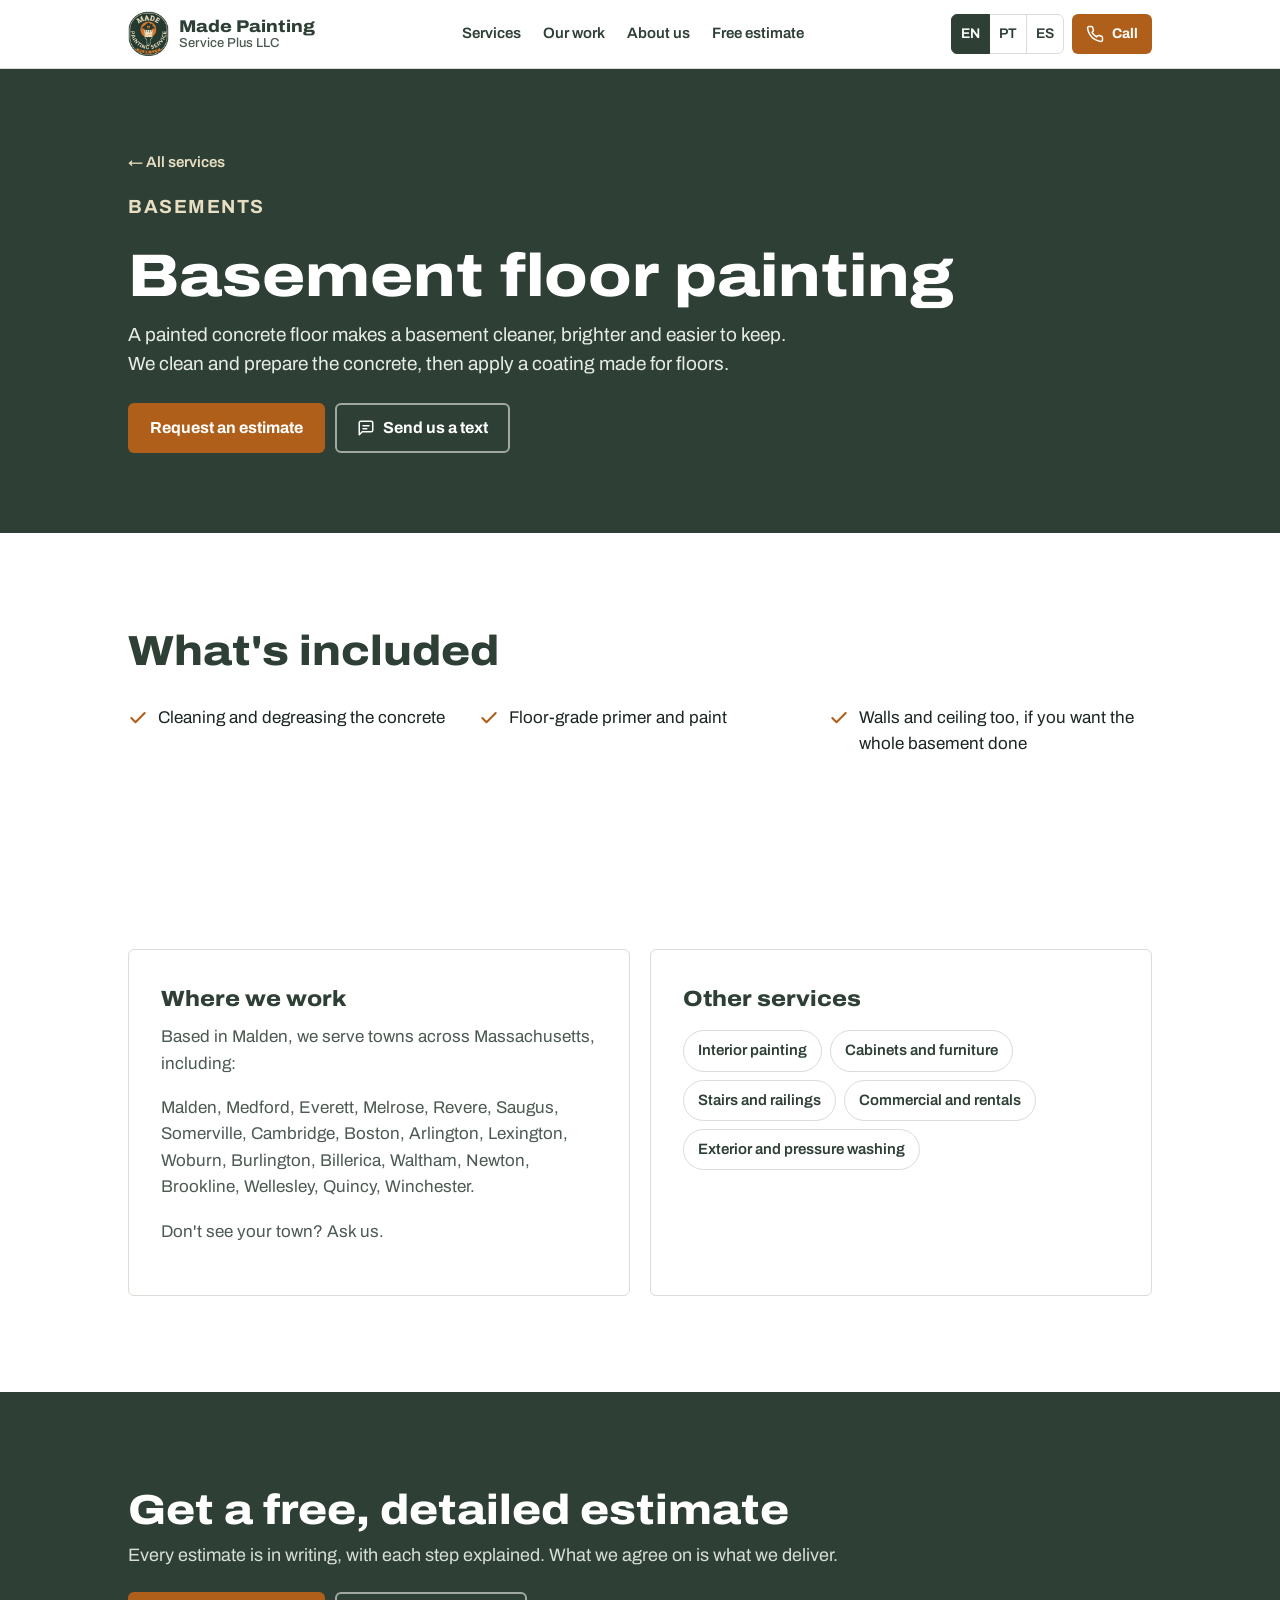
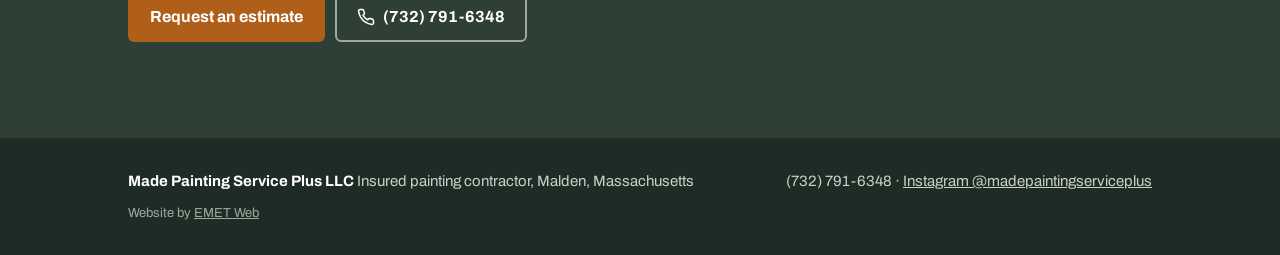
<file: basement-floor-painting/index.html>
<!doctype html>
<html lang="en">
<head>
<meta charset="utf-8">
<meta name="viewport" content="width=device-width, initial-scale=1, viewport-fit=cover">
<title>Basement Floor Painting in Massachusetts | Made Painting Service Plus</title>
<meta name="description" content="Basement concrete floor cleaning, prep and painting in Massachusetts. Insured. Free, detailed written estimates.">
<link rel="canonical" href="https://madepaintingservice.com/basement-floor-painting/">
<link rel="icon" href="/logo.png">
<link rel="preconnect" href="https://fonts.googleapis.com">
<link rel="preconnect" href="https://fonts.gstatic.com" crossorigin>
<link href="https://fonts.googleapis.com/css2?family=Archivo:wdth,wght@62..125,400..800&display=swap" rel="stylesheet">
<link rel="stylesheet" href="/site.css">
</head>
<body>
<svg width="0" height="0" style="position:absolute" aria-hidden="true">
  <symbol id="i-phone" viewBox="0 0 24 24"><path fill="none" stroke="currentColor" stroke-width="2" stroke-linecap="round" stroke-linejoin="round" d="M22 16.9v3a2 2 0 0 1-2.2 2 19.8 19.8 0 0 1-8.6-3.1 19.5 19.5 0 0 1-6-6A19.8 19.8 0 0 1 2.1 4.2 2 2 0 0 1 4.1 2h3a2 2 0 0 1 2 1.7c.1.9.4 1.8.7 2.7a2 2 0 0 1-.5 2.1L8 9.8a16 16 0 0 0 6 6l1.3-1.3a2 2 0 0 1 2.1-.5c.9.3 1.8.6 2.7.7a2 2 0 0 1 1.7 2z"/></symbol>
  <symbol id="i-chat" viewBox="0 0 24 24"><path fill="none" stroke="currentColor" stroke-width="2" stroke-linecap="round" stroke-linejoin="round" d="M21 11.5a8.4 8.4 0 0 1-12.4 7.4L3 21l2.1-5.6A8.4 8.4 0 1 1 21 11.5z"/></symbol>
  <symbol id="i-sms" viewBox="0 0 24 24"><g fill="none" stroke="currentColor" stroke-width="2" stroke-linecap="round" stroke-linejoin="round"><path d="M21 15a2 2 0 0 1-2 2H7l-4 4V5a2 2 0 0 1 2-2h14a2 2 0 0 1 2 2z"/><path d="M8 9h8M8 13h5"/></g></symbol>
  <symbol id="i-insta" viewBox="0 0 24 24"><g fill="none" stroke="currentColor" stroke-width="2" stroke-linecap="round" stroke-linejoin="round"><rect x="3" y="3" width="18" height="18" rx="5"/><circle cx="12" cy="12" r="4"/><circle cx="17.5" cy="6.5" r="0.6" fill="currentColor"/></g></symbol>
  <symbol id="i-mail" viewBox="0 0 24 24"><g fill="none" stroke="currentColor" stroke-width="2" stroke-linecap="round" stroke-linejoin="round"><rect x="2" y="4" width="20" height="16" rx="2"/><path d="m22 6-10 7L2 6"/></g></symbol>
  <symbol id="i-check" viewBox="0 0 24 24"><path fill="none" stroke="currentColor" stroke-width="2.5" stroke-linecap="round" stroke-linejoin="round" d="M20 6 9 17l-5-5"/></symbol>
</svg>
<header class="top"><div class="wrap">
  <a class="brand" href="/" aria-label="Made Painting Service Plus, home"><img src="/logo.png" alt="" width="42" height="46"><span class="brand-name">Made Painting<small>Service Plus LLC</small></span></a>
  <nav class="mainnav" aria-label="Main"><a href="/#services" data-i18n="nav_services">Services</a><a href="/#work" data-i18n="nav_work">Our work</a><a href="/#about" data-i18n="nav_about">About us</a><a href="/#estimate" data-i18n="nav_est">Free estimate</a></nav>
  <div class="top-actions">
    <div class="langs" role="group" aria-label="Language"><button class="lang" type="button" data-lang="en" aria-pressed="true">EN</button><button class="lang" type="button" data-lang="pt" aria-pressed="false">PT</button><button class="lang" type="button" data-lang="es" aria-pressed="false">ES</button></div>
    <a class="btn btn-primary btn-sm" href="tel:+17327916348"><svg><use href="#i-phone"/></svg><span data-i18n="call_short">Call</span></a>
  </div>
</div></header>
<main>
<section class="svc-hero"><div class="wrap">
  <a class="back" href="/#services" data-i18n="back">← All services</a>
  <p class="eyebrow" data-i18n="eye">Basements</p>
  <h1 data-i18n="h">Basement floor painting</h1>
  <p data-i18n="p">A painted concrete floor makes a basement cleaner, brighter and easier to keep. We clean and prepare the concrete, then apply a coating made for floors.</p>
  <div class="hero-ctas"><a class="btn btn-primary" href="/?job=o7#estimate" data-i18n="cta_est">Request an estimate</a><a class="btn btn-ghost" href="sms:+17327916348"><svg><use href="#i-sms"/></svg><span data-i18n="cta_text">Send us a text</span></a></div>
</div></section>
<section aria-labelledby="inc-h"><div class="wrap">
  <div class="section-head"><h2 id="inc-h" data-i18n="inc_h">What's included</h2></div>
  <ul class="incl"><li><svg><use href="#i-check"/></svg><span data-i18n="i0">Cleaning and degreasing the concrete</span></li>
<li><svg><use href="#i-check"/></svg><span data-i18n="i1">Floor-grade primer and paint</span></li>
<li><svg><use href="#i-check"/></svg><span data-i18n="i2">Walls and ceiling too, if you want the whole basement done</span></li></ul>
</div></section>

<section aria-labelledby="area-h"><div class="wrap two">
  <div class="panel"><h3 id="area-h" data-i18n="area_h">Where we work</h3><p data-i18n="area_p">Based in Malden, we serve towns across Massachusetts, including:</p><p class="towns">Malden, Medford, Everett, Melrose, Revere, Saugus, Somerville, Cambridge, Boston, Arlington, Lexington, Woburn, Burlington, Billerica, Waltham, Newton, Brookline, Wellesley, Quincy, Winchester.</p><p style="margin-top:14px" data-i18n="area_more">Don't see your town? Ask us.</p></div>
  <div class="panel"><h3 data-i18n="other_h">Other services</h3><div class="more-svc"><a href="/interior-painting/" data-i18n="nav_interior-painting">Interior painting</a>
<a href="/cabinet-painting/" data-i18n="nav_cabinet-painting">Cabinets and furniture</a>
<a href="/stairs-railings/" data-i18n="nav_stairs-railings">Stairs and railings</a>
<a href="/commercial-painting/" data-i18n="nav_commercial-painting">Commercial and rentals</a>
<a href="/exterior-painting/" data-i18n="nav_exterior-painting">Exterior and pressure washing</a></div></div>
</div></section>
<section class="cta-band"><div class="wrap">
  <h2 data-i18n="cta_h">Get a free, detailed estimate</h2><p class="lead" data-i18n="cta_p">Every estimate is in writing, with each step explained. What we agree on is what we deliver.</p>
  <div class="hero-ctas"><a class="btn btn-primary" href="/?job=o7#estimate" data-i18n="cta_est">Request an estimate</a><a class="btn btn-ghost" href="tel:+17327916348"><svg><use href="#i-phone"/></svg>(732) 791-6348</a></div>
</div></section>
</main>
<footer><div class="wrap"><span><strong>Made Painting Service Plus LLC</strong> <span data-i18n="foot">Insured painting contractor, Malden, Massachusetts</span></span><span>(732) 791-6348 · <a href="https://www.instagram.com/madepaintingserviceplus/" target="_blank" rel="noopener">Instagram @madepaintingserviceplus</a></span><span class="credit"><span data-i18n="credit">Website by</span> <a href="https://emetmoney.com" target="_blank" rel="noopener">EMET Web</a></span></div></footer>
<div class="callbar">
  <a class="btn btn-primary" href="tel:+17327916348"><svg><use href="#i-phone"/></svg><span data-i18n="call_short">Call</span></a>
  <a class="btn btn-outline" href="sms:+17327916348"><svg><use href="#i-sms"/></svg><span data-i18n="text_short">Text</span></a>
  <a class="btn btn-outline" href="https://wa.me/17327916348"><svg><use href="#i-chat"/></svg>WhatsApp</a>
</div>
<script>
(function () {
  var dicts = {"pt": {"back": "← Todos os serviços", "inc_h": "O que está incluído", "work_h": "Trabalhos recentes", "tap": "Toque numa foto para ampliar.", "area_h": "Onde atendemos", "area_p": "Com base em Malden, atendemos cidades de todo o Massachusetts, como:", "area_more": "Não viu sua cidade? Pergunte.", "other_h": "Outros serviços", "cta_h": "Peça um orçamento grátis e detalhado", "cta_p": "Todo orçamento é por escrito, com cada etapa explicada. O que combinamos é o que entregamos.", "cta_est": "Pedir orçamento", "cta_text": "Mandar SMS", "call_short": "Ligar", "text_short": "SMS", "before": "Antes", "after": "Depois", "close": "Fechar", "nav_services": "Serviços", "nav_work": "Trabalhos", "nav_about": "Sobre nós", "nav_est": "Orçamento", "foot": "Empresa de pintura com seguro, Malden, Massachusetts", "credit": "Site por", "eye": "Basements", "h": "Pintura de piso de basement", "p": "Piso de concreto pintado deixa o basement mais limpo, mais claro e mais fácil de manter. Limpamos e preparamos o concreto e aplicamos uma tinta própria para piso.", "i0": "Limpeza e desengraxe do concreto", "i1": "Primer e tinta próprios para piso", "i2": "Paredes e teto também, se quiser o basement inteiro", "nav_interior-painting": "Pintura interna", "nav_cabinet-painting": "Armários e móveis", "nav_stairs-railings": "Escadas e corrimãos", "nav_basement-floor-painting": "Piso de basement", "nav_commercial-painting": "Comercial e aluguel", "nav_exterior-painting": "Externa e pressure washing"}, "es": {"back": "← Todos los servicios", "inc_h": "Qué incluye", "work_h": "Trabajos recientes", "tap": "Toque una foto para ampliarla.", "area_h": "Dónde trabajamos", "area_p": "Con base en Malden, atendemos ciudades de todo Massachusetts, como:", "area_more": "¿No ve su ciudad? Pregúntenos.", "other_h": "Otros servicios", "cta_h": "Pida un presupuesto gratis y detallado", "cta_p": "Cada presupuesto es por escrito, con cada paso explicado. Lo que acordamos es lo que entregamos.", "cta_est": "Pedir presupuesto", "cta_text": "Enviar mensaje de texto", "call_short": "Llamar", "text_short": "Texto", "before": "Antes", "after": "Después", "close": "Cerrar", "nav_services": "Servicios", "nav_work": "Trabajos", "nav_about": "Nosotros", "nav_est": "Presupuesto", "foot": "Empresa de pintura asegurada, Malden, Massachusetts", "credit": "Sitio web por", "eye": "Sótanos", "h": "Pintura de pisos de sótano", "p": "Un piso de concreto pintado deja el sótano más limpio, más claro y más fácil de mantener. Limpiamos y preparamos el concreto y aplicamos una pintura hecha para pisos.", "i0": "Limpieza y desengrase del concreto", "i1": "Primer y pintura para pisos", "i2": "Paredes y techo también, si quiere todo el sótano", "nav_interior-painting": "Pintura interior", "nav_cabinet-painting": "Gabinetes y muebles", "nav_stairs-railings": "Escaleras y pasamanos", "nav_basement-floor-painting": "Pisos de sótano", "nav_commercial-painting": "Comercial y alquiler", "nav_exterior-painting": "Exterior y lavado a presión"}};
  var en = {};
  document.querySelectorAll("[data-i18n]").forEach(function (el) { en[el.getAttribute("data-i18n")] = el.textContent; });
  dicts.en = en;
  var htmlLang = { en: "en", pt: "pt-BR", es: "es" };
  var btns = document.querySelectorAll(".langs .lang");
  function apply(lang) {
    var d = dicts[lang] || en;
    document.querySelectorAll("[data-i18n]").forEach(function (el) { var k = el.getAttribute("data-i18n"); if (d[k]) el.textContent = d[k]; });
    document.documentElement.lang = htmlLang[lang] || "en";
    btns.forEach(function (b) { b.setAttribute("aria-pressed", b.getAttribute("data-lang") === lang ? "true" : "false"); });
    try { localStorage.setItem("lang", lang); } catch (e) {}
  }
  var saved = null;
  try { saved = localStorage.getItem("lang"); } catch (e) {}
  if (!dicts[saved]) { var nav = (navigator.language || "").toLowerCase().slice(0, 2); saved = dicts[nav] ? nav : "en"; }
  if (saved !== "en") apply(saved);
  btns.forEach(function (b) { b.addEventListener("click", function () { apply(b.getAttribute("data-lang")); }); });
  var lb = document.getElementById("lightbox");
  if (lb) {
    var img = lb.querySelector("img"), closeBtn = document.getElementById("lb-close"), last = null;
    function close() { lb.classList.remove("open"); img.removeAttribute("src"); if (last) last.focus(); }
    document.querySelectorAll(".shot").forEach(function (b) { b.addEventListener("click", function () { last = b; img.src = b.querySelector("img").src; img.alt = b.querySelector("img").alt; lb.classList.add("open"); closeBtn.focus(); }); });
    closeBtn.addEventListener("click", close);
    lb.addEventListener("click", function (e) { if (e.target === lb) close(); });
    document.addEventListener("keydown", function (e) { if (e.key === "Escape" && lb.classList.contains("open")) close(); });
  }
})();
</script>
</body>
</html>
</file>
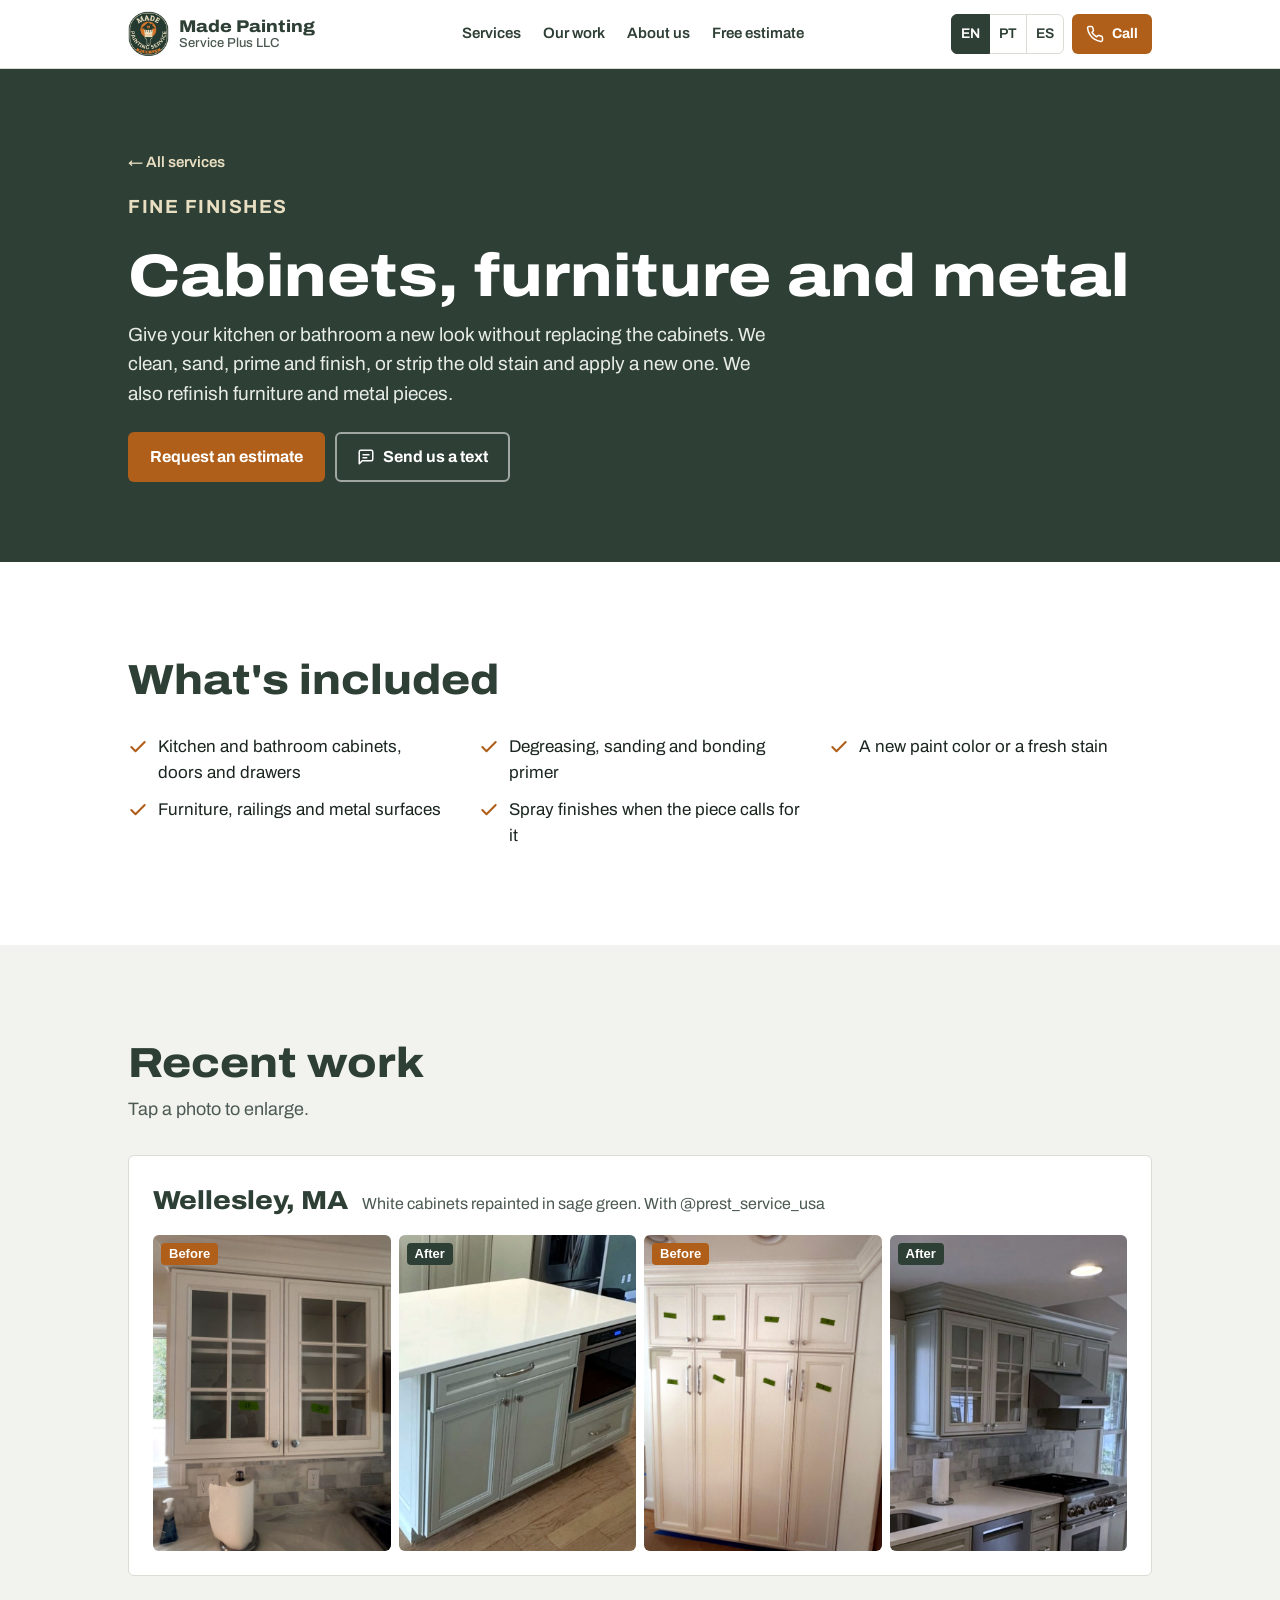
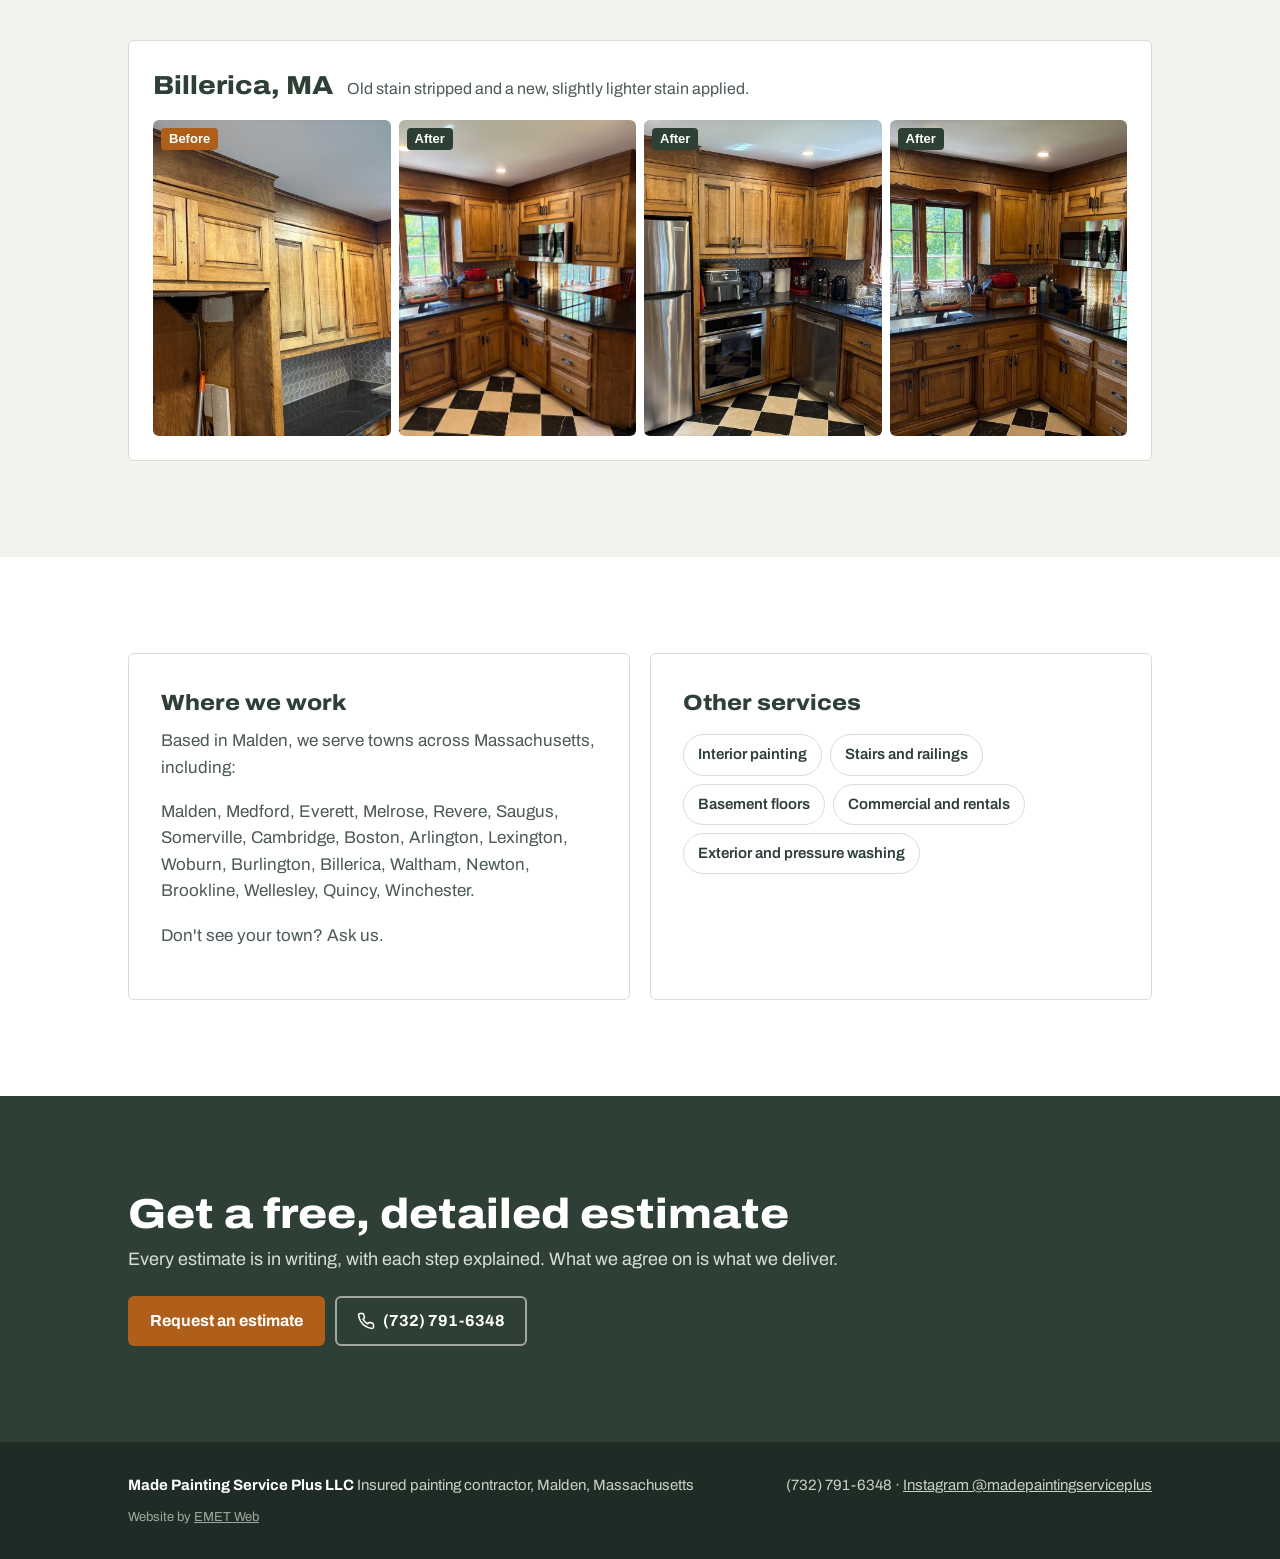
<file: cabinet-painting/index.html>
<!doctype html>
<html lang="en">
<head>
<meta charset="utf-8">
<meta name="viewport" content="width=device-width, initial-scale=1, viewport-fit=cover">
<title>Cabinet Painting and Refinishing in Massachusetts | Made Painting Service Plus</title>
<meta name="description" content="Kitchen and bathroom cabinet painting and staining, furniture and metal refinishing in Massachusetts. Insured. Free, detailed written estimates.">
<link rel="canonical" href="https://madepaintingservice.com/cabinet-painting/">
<link rel="icon" href="/logo.png">
<link rel="preconnect" href="https://fonts.googleapis.com">
<link rel="preconnect" href="https://fonts.gstatic.com" crossorigin>
<link href="https://fonts.googleapis.com/css2?family=Archivo:wdth,wght@62..125,400..800&display=swap" rel="stylesheet">
<link rel="stylesheet" href="/site.css">
</head>
<body>
<svg width="0" height="0" style="position:absolute" aria-hidden="true">
  <symbol id="i-phone" viewBox="0 0 24 24"><path fill="none" stroke="currentColor" stroke-width="2" stroke-linecap="round" stroke-linejoin="round" d="M22 16.9v3a2 2 0 0 1-2.2 2 19.8 19.8 0 0 1-8.6-3.1 19.5 19.5 0 0 1-6-6A19.8 19.8 0 0 1 2.1 4.2 2 2 0 0 1 4.1 2h3a2 2 0 0 1 2 1.7c.1.9.4 1.8.7 2.7a2 2 0 0 1-.5 2.1L8 9.8a16 16 0 0 0 6 6l1.3-1.3a2 2 0 0 1 2.1-.5c.9.3 1.8.6 2.7.7a2 2 0 0 1 1.7 2z"/></symbol>
  <symbol id="i-chat" viewBox="0 0 24 24"><path fill="none" stroke="currentColor" stroke-width="2" stroke-linecap="round" stroke-linejoin="round" d="M21 11.5a8.4 8.4 0 0 1-12.4 7.4L3 21l2.1-5.6A8.4 8.4 0 1 1 21 11.5z"/></symbol>
  <symbol id="i-sms" viewBox="0 0 24 24"><g fill="none" stroke="currentColor" stroke-width="2" stroke-linecap="round" stroke-linejoin="round"><path d="M21 15a2 2 0 0 1-2 2H7l-4 4V5a2 2 0 0 1 2-2h14a2 2 0 0 1 2 2z"/><path d="M8 9h8M8 13h5"/></g></symbol>
  <symbol id="i-insta" viewBox="0 0 24 24"><g fill="none" stroke="currentColor" stroke-width="2" stroke-linecap="round" stroke-linejoin="round"><rect x="3" y="3" width="18" height="18" rx="5"/><circle cx="12" cy="12" r="4"/><circle cx="17.5" cy="6.5" r="0.6" fill="currentColor"/></g></symbol>
  <symbol id="i-mail" viewBox="0 0 24 24"><g fill="none" stroke="currentColor" stroke-width="2" stroke-linecap="round" stroke-linejoin="round"><rect x="2" y="4" width="20" height="16" rx="2"/><path d="m22 6-10 7L2 6"/></g></symbol>
  <symbol id="i-check" viewBox="0 0 24 24"><path fill="none" stroke="currentColor" stroke-width="2.5" stroke-linecap="round" stroke-linejoin="round" d="M20 6 9 17l-5-5"/></symbol>
</svg>
<header class="top"><div class="wrap">
  <a class="brand" href="/" aria-label="Made Painting Service Plus, home"><img src="/logo.png" alt="" width="42" height="46"><span class="brand-name">Made Painting<small>Service Plus LLC</small></span></a>
  <nav class="mainnav" aria-label="Main"><a href="/#services" data-i18n="nav_services">Services</a><a href="/#work" data-i18n="nav_work">Our work</a><a href="/#about" data-i18n="nav_about">About us</a><a href="/#estimate" data-i18n="nav_est">Free estimate</a></nav>
  <div class="top-actions">
    <div class="langs" role="group" aria-label="Language"><button class="lang" type="button" data-lang="en" aria-pressed="true">EN</button><button class="lang" type="button" data-lang="pt" aria-pressed="false">PT</button><button class="lang" type="button" data-lang="es" aria-pressed="false">ES</button></div>
    <a class="btn btn-primary btn-sm" href="tel:+17327916348"><svg><use href="#i-phone"/></svg><span data-i18n="call_short">Call</span></a>
  </div>
</div></header>
<main>
<section class="svc-hero"><div class="wrap">
  <a class="back" href="/#services" data-i18n="back">← All services</a>
  <p class="eyebrow" data-i18n="eye">Fine finishes</p>
  <h1 data-i18n="h">Cabinets, furniture and metal</h1>
  <p data-i18n="p">Give your kitchen or bathroom a new look without replacing the cabinets. We clean, sand, prime and finish, or strip the old stain and apply a new one. We also refinish furniture and metal pieces.</p>
  <div class="hero-ctas"><a class="btn btn-primary" href="/?job=o3#estimate" data-i18n="cta_est">Request an estimate</a><a class="btn btn-ghost" href="sms:+17327916348"><svg><use href="#i-sms"/></svg><span data-i18n="cta_text">Send us a text</span></a></div>
</div></section>
<section aria-labelledby="inc-h"><div class="wrap">
  <div class="section-head"><h2 id="inc-h" data-i18n="inc_h">What's included</h2></div>
  <ul class="incl"><li><svg><use href="#i-check"/></svg><span data-i18n="i0">Kitchen and bathroom cabinets, doors and drawers</span></li>
<li><svg><use href="#i-check"/></svg><span data-i18n="i1">Degreasing, sanding and bonding primer</span></li>
<li><svg><use href="#i-check"/></svg><span data-i18n="i2">A new paint color or a fresh stain</span></li>
<li><svg><use href="#i-check"/></svg><span data-i18n="i3">Furniture, railings and metal surfaces</span></li>
<li><svg><use href="#i-check"/></svg><span data-i18n="i4">Spray finishes when the piece calls for it</span></li></ul>
</div></section>
<section class="alt" aria-labelledby="w-h"><div class="wrap">
  <div class="section-head"><h2 id="w-h" data-i18n="work_h">Recent work</h2><p class="lead" data-i18n="tap">Tap a photo to enlarge.</p></div>
  <div class="projects"><article class="project"><div class="project-head"><h3>Wellesley, MA</h3><p data-i18n="pd_wellesley-cabinets">White cabinets repainted in sage green. With @prest_service_usa</p></div><div class="shots"><button type="button" class="shot"><img src="/img/wellesley-antes-1.jpg" alt="Wellesley: Kitchen cabinets before" loading="lazy"><span class="tag before" data-i18n="before">Before</span></button>
<button type="button" class="shot"><img src="/img/wellesley-depois-1.jpg" alt="Wellesley: Kitchen cabinets after" loading="lazy"><span class="tag" data-i18n="after">After</span></button>
<button type="button" class="shot"><img src="/img/wellesley-antes-2.jpg" alt="Wellesley: Kitchen cabinets before" loading="lazy"><span class="tag before" data-i18n="before">Before</span></button>
<button type="button" class="shot"><img src="/img/wellesley-depois-2.jpg" alt="Wellesley: Kitchen cabinets after" loading="lazy"><span class="tag" data-i18n="after">After</span></button></div></article><article class="project"><div class="project-head"><h3>Billerica, MA</h3><p data-i18n="pd_billerica-cabinets">Old stain stripped and a new, slightly lighter stain applied.</p></div><div class="shots"><button type="button" class="shot"><img src="/img/billerica-antes.jpg" alt="Billerica: Cabinets before" loading="lazy"><span class="tag before" data-i18n="before">Before</span></button>
<button type="button" class="shot"><img src="/img/billerica-depois-1.jpg" alt="Billerica: Cabinets after" loading="lazy"><span class="tag" data-i18n="after">After</span></button>
<button type="button" class="shot"><img src="/img/billerica-depois-2.jpg" alt="Billerica: Cabinets after" loading="lazy"><span class="tag" data-i18n="after">After</span></button>
<button type="button" class="shot"><img src="/img/billerica-depois-3.jpg" alt="Billerica: Cabinets after" loading="lazy"><span class="tag" data-i18n="after">After</span></button></div></article></div></div></section>
<div class="lightbox" id="lightbox" role="dialog" aria-modal="true" aria-label="Photo"><button type="button" id="lb-close" data-i18n="close">Close</button><img alt=""></div>
<section aria-labelledby="area-h"><div class="wrap two">
  <div class="panel"><h3 id="area-h" data-i18n="area_h">Where we work</h3><p data-i18n="area_p">Based in Malden, we serve towns across Massachusetts, including:</p><p class="towns">Malden, Medford, Everett, Melrose, Revere, Saugus, Somerville, Cambridge, Boston, Arlington, Lexington, Woburn, Burlington, Billerica, Waltham, Newton, Brookline, Wellesley, Quincy, Winchester.</p><p style="margin-top:14px" data-i18n="area_more">Don't see your town? Ask us.</p></div>
  <div class="panel"><h3 data-i18n="other_h">Other services</h3><div class="more-svc"><a href="/interior-painting/" data-i18n="nav_interior-painting">Interior painting</a>
<a href="/stairs-railings/" data-i18n="nav_stairs-railings">Stairs and railings</a>
<a href="/basement-floor-painting/" data-i18n="nav_basement-floor-painting">Basement floors</a>
<a href="/commercial-painting/" data-i18n="nav_commercial-painting">Commercial and rentals</a>
<a href="/exterior-painting/" data-i18n="nav_exterior-painting">Exterior and pressure washing</a></div></div>
</div></section>
<section class="cta-band"><div class="wrap">
  <h2 data-i18n="cta_h">Get a free, detailed estimate</h2><p class="lead" data-i18n="cta_p">Every estimate is in writing, with each step explained. What we agree on is what we deliver.</p>
  <div class="hero-ctas"><a class="btn btn-primary" href="/?job=o3#estimate" data-i18n="cta_est">Request an estimate</a><a class="btn btn-ghost" href="tel:+17327916348"><svg><use href="#i-phone"/></svg>(732) 791-6348</a></div>
</div></section>
</main>
<footer><div class="wrap"><span><strong>Made Painting Service Plus LLC</strong> <span data-i18n="foot">Insured painting contractor, Malden, Massachusetts</span></span><span>(732) 791-6348 · <a href="https://www.instagram.com/madepaintingserviceplus/" target="_blank" rel="noopener">Instagram @madepaintingserviceplus</a></span><span class="credit"><span data-i18n="credit">Website by</span> <a href="https://emetmoney.com" target="_blank" rel="noopener">EMET Web</a></span></div></footer>
<div class="callbar">
  <a class="btn btn-primary" href="tel:+17327916348"><svg><use href="#i-phone"/></svg><span data-i18n="call_short">Call</span></a>
  <a class="btn btn-outline" href="sms:+17327916348"><svg><use href="#i-sms"/></svg><span data-i18n="text_short">Text</span></a>
  <a class="btn btn-outline" href="https://wa.me/17327916348"><svg><use href="#i-chat"/></svg>WhatsApp</a>
</div>
<script>
(function () {
  var dicts = {"pt": {"back": "← Todos os serviços", "inc_h": "O que está incluído", "work_h": "Trabalhos recentes", "tap": "Toque numa foto para ampliar.", "area_h": "Onde atendemos", "area_p": "Com base em Malden, atendemos cidades de todo o Massachusetts, como:", "area_more": "Não viu sua cidade? Pergunte.", "other_h": "Outros serviços", "cta_h": "Peça um orçamento grátis e detalhado", "cta_p": "Todo orçamento é por escrito, com cada etapa explicada. O que combinamos é o que entregamos.", "cta_est": "Pedir orçamento", "cta_text": "Mandar SMS", "call_short": "Ligar", "text_short": "SMS", "before": "Antes", "after": "Depois", "close": "Fechar", "nav_services": "Serviços", "nav_work": "Trabalhos", "nav_about": "Sobre nós", "nav_est": "Orçamento", "foot": "Empresa de pintura com seguro, Malden, Massachusetts", "credit": "Site por", "eye": "Acabamento fino", "h": "Armários, móveis e ferragens", "p": "Dê cara nova à cozinha ou ao banheiro sem trocar os armários. Limpamos, lixamos, aplicamos primer e finalizamos, ou removemos o stain antigo e aplicamos um novo. Também renovamos móveis e peças de metal.", "i0": "Armários de cozinha e banheiro, portas e gavetas", "i1": "Desengraxe, lixa e primer de aderência", "i2": "Nova cor de tinta ou novo stain", "i3": "Móveis, grades e superfícies de metal", "i4": "Pintura a spray quando a peça pede", "nav_interior-painting": "Pintura interna", "nav_cabinet-painting": "Armários e móveis", "nav_stairs-railings": "Escadas e corrimãos", "nav_basement-floor-painting": "Piso de basement", "nav_commercial-painting": "Comercial e aluguel", "nav_exterior-painting": "Externa e pressure washing", "pd_wellesley-cabinets": "Armários brancos repintados em verde-sálvia. Com @prest_service_usa", "pd_billerica-cabinets": "Stain antigo removido e um novo, um pouco mais claro, aplicado."}, "es": {"back": "← Todos los servicios", "inc_h": "Qué incluye", "work_h": "Trabajos recientes", "tap": "Toque una foto para ampliarla.", "area_h": "Dónde trabajamos", "area_p": "Con base en Malden, atendemos ciudades de todo Massachusetts, como:", "area_more": "¿No ve su ciudad? Pregúntenos.", "other_h": "Otros servicios", "cta_h": "Pida un presupuesto gratis y detallado", "cta_p": "Cada presupuesto es por escrito, con cada paso explicado. Lo que acordamos es lo que entregamos.", "cta_est": "Pedir presupuesto", "cta_text": "Enviar mensaje de texto", "call_short": "Llamar", "text_short": "Texto", "before": "Antes", "after": "Después", "close": "Cerrar", "nav_services": "Servicios", "nav_work": "Trabajos", "nav_about": "Nosotros", "nav_est": "Presupuesto", "foot": "Empresa de pintura asegurada, Malden, Massachusetts", "credit": "Sitio web por", "eye": "Acabado fino", "h": "Gabinetes, muebles y metal", "p": "Renueve su cocina o baño sin cambiar los gabinetes. Limpiamos, lijamos, aplicamos primer y terminamos, o retiramos el tinte viejo y aplicamos uno nuevo. También renovamos muebles y piezas de metal.", "i0": "Gabinetes de cocina y baño, puertas y cajones", "i1": "Desengrase, lijado y primer de adherencia", "i2": "Nuevo color de pintura o un tinte nuevo", "i3": "Muebles, barandas y superficies de metal", "i4": "Acabados en spray cuando la pieza lo pide", "nav_interior-painting": "Pintura interior", "nav_cabinet-painting": "Gabinetes y muebles", "nav_stairs-railings": "Escaleras y pasamanos", "nav_basement-floor-painting": "Pisos de sótano", "nav_commercial-painting": "Comercial y alquiler", "nav_exterior-painting": "Exterior y lavado a presión", "pd_wellesley-cabinets": "Gabinetes blancos repintados en verde salvia. Con @prest_service_usa", "pd_billerica-cabinets": "Tinte viejo retirado y uno nuevo, un poco más claro, aplicado."}};
  var en = {};
  document.querySelectorAll("[data-i18n]").forEach(function (el) { en[el.getAttribute("data-i18n")] = el.textContent; });
  dicts.en = en;
  var htmlLang = { en: "en", pt: "pt-BR", es: "es" };
  var btns = document.querySelectorAll(".langs .lang");
  function apply(lang) {
    var d = dicts[lang] || en;
    document.querySelectorAll("[data-i18n]").forEach(function (el) { var k = el.getAttribute("data-i18n"); if (d[k]) el.textContent = d[k]; });
    document.documentElement.lang = htmlLang[lang] || "en";
    btns.forEach(function (b) { b.setAttribute("aria-pressed", b.getAttribute("data-lang") === lang ? "true" : "false"); });
    try { localStorage.setItem("lang", lang); } catch (e) {}
  }
  var saved = null;
  try { saved = localStorage.getItem("lang"); } catch (e) {}
  if (!dicts[saved]) { var nav = (navigator.language || "").toLowerCase().slice(0, 2); saved = dicts[nav] ? nav : "en"; }
  if (saved !== "en") apply(saved);
  btns.forEach(function (b) { b.addEventListener("click", function () { apply(b.getAttribute("data-lang")); }); });
  var lb = document.getElementById("lightbox");
  if (lb) {
    var img = lb.querySelector("img"), closeBtn = document.getElementById("lb-close"), last = null;
    function close() { lb.classList.remove("open"); img.removeAttribute("src"); if (last) last.focus(); }
    document.querySelectorAll(".shot").forEach(function (b) { b.addEventListener("click", function () { last = b; img.src = b.querySelector("img").src; img.alt = b.querySelector("img").alt; lb.classList.add("open"); closeBtn.focus(); }); });
    closeBtn.addEventListener("click", close);
    lb.addEventListener("click", function (e) { if (e.target === lb) close(); });
    document.addEventListener("keydown", function (e) { if (e.key === "Escape" && lb.classList.contains("open")) close(); });
  }
})();
</script>
</body>
</html>
</file>
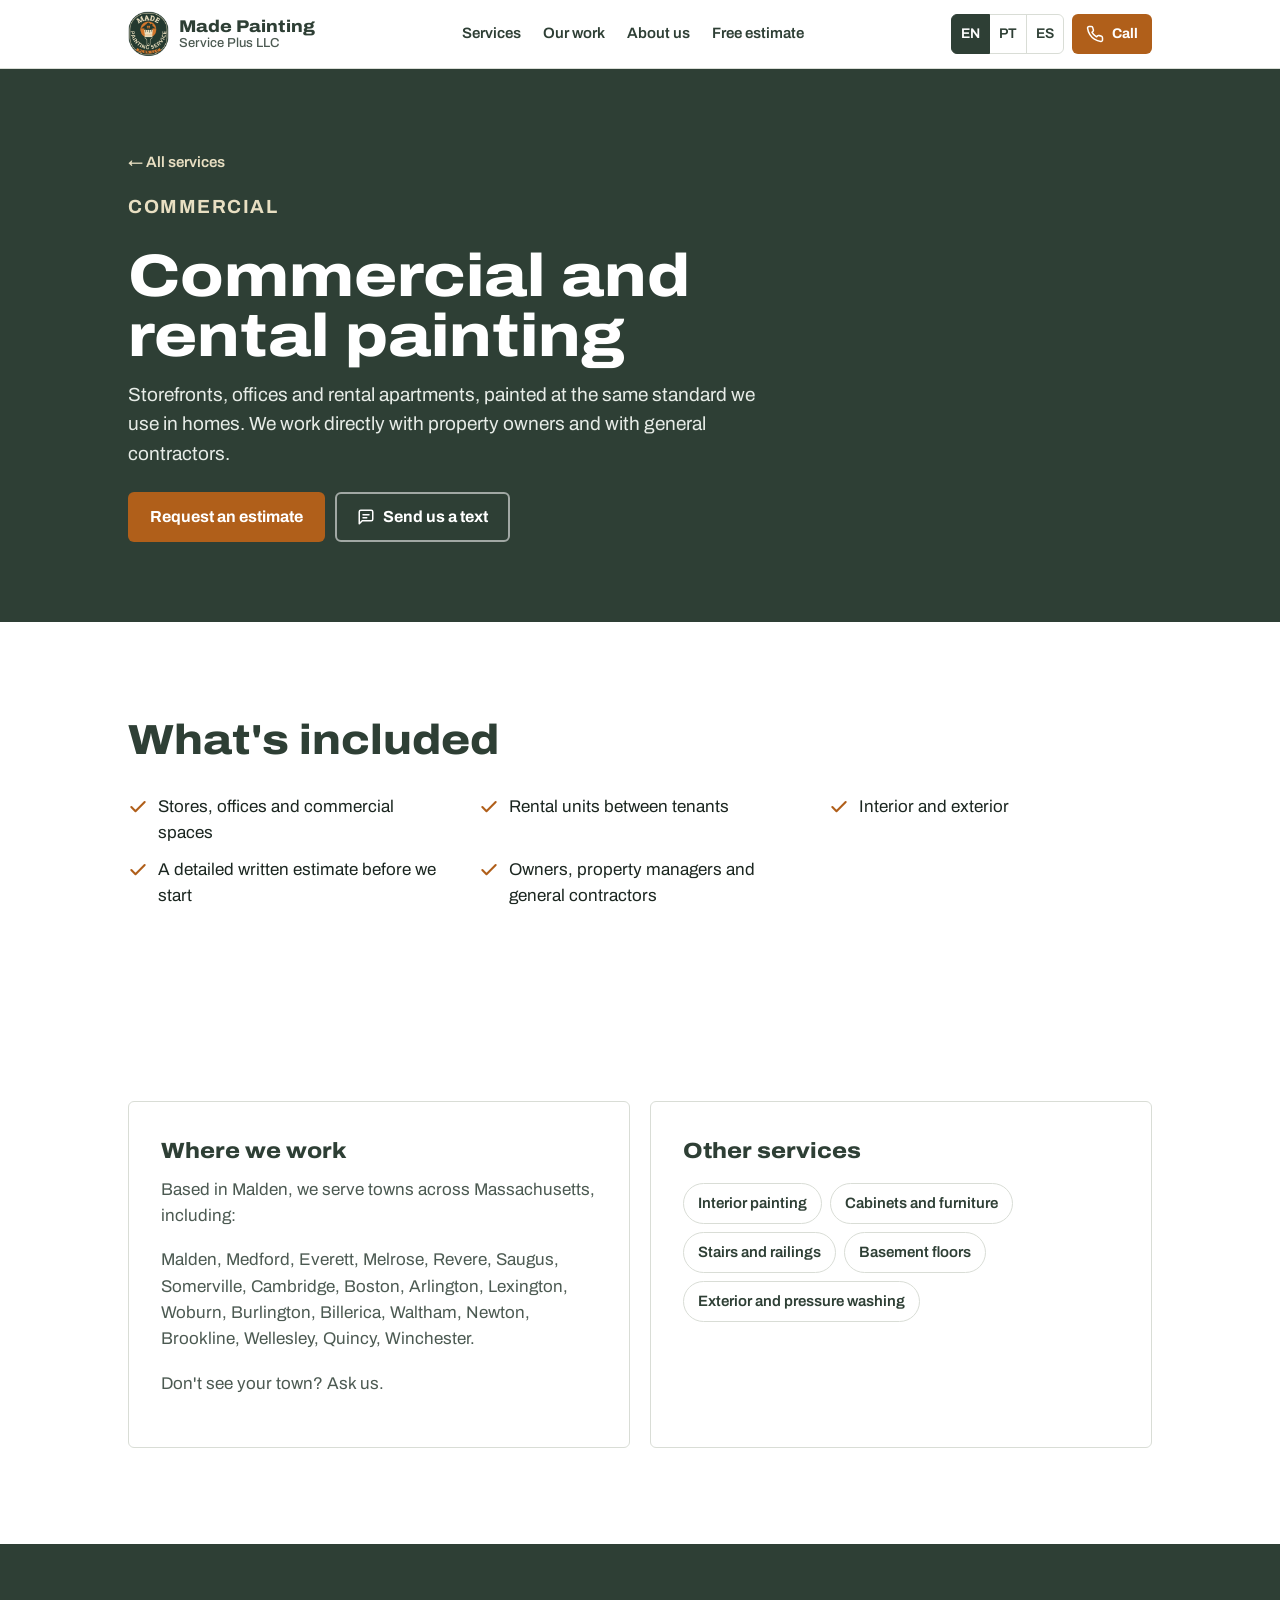
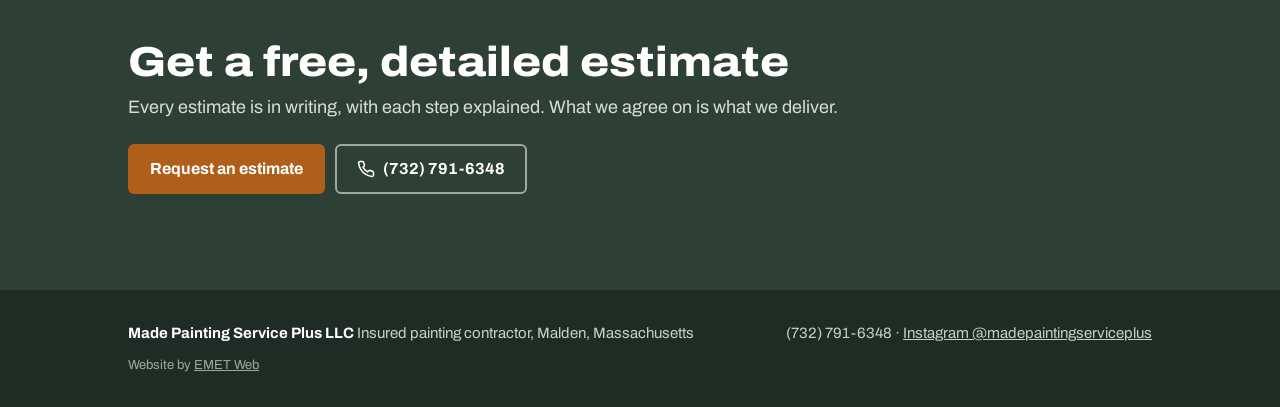
<file: commercial-painting/index.html>
<!doctype html>
<html lang="en">
<head>
<meta charset="utf-8">
<meta name="viewport" content="width=device-width, initial-scale=1, viewport-fit=cover">
<title>Commercial and Rental Painting in Massachusetts | Made Painting Service Plus</title>
<meta name="description" content="Commercial painting for stores, offices and rental apartments in Massachusetts, for owners, property managers and general contractors. Insured. Free, detailed written estimates.">
<link rel="canonical" href="https://madepaintingservice.com/commercial-painting/">
<link rel="icon" href="/logo.png">
<link rel="preconnect" href="https://fonts.googleapis.com">
<link rel="preconnect" href="https://fonts.gstatic.com" crossorigin>
<link href="https://fonts.googleapis.com/css2?family=Archivo:wdth,wght@62..125,400..800&display=swap" rel="stylesheet">
<link rel="stylesheet" href="/site.css">
</head>
<body>
<svg width="0" height="0" style="position:absolute" aria-hidden="true">
  <symbol id="i-phone" viewBox="0 0 24 24"><path fill="none" stroke="currentColor" stroke-width="2" stroke-linecap="round" stroke-linejoin="round" d="M22 16.9v3a2 2 0 0 1-2.2 2 19.8 19.8 0 0 1-8.6-3.1 19.5 19.5 0 0 1-6-6A19.8 19.8 0 0 1 2.1 4.2 2 2 0 0 1 4.1 2h3a2 2 0 0 1 2 1.7c.1.9.4 1.8.7 2.7a2 2 0 0 1-.5 2.1L8 9.8a16 16 0 0 0 6 6l1.3-1.3a2 2 0 0 1 2.1-.5c.9.3 1.8.6 2.7.7a2 2 0 0 1 1.7 2z"/></symbol>
  <symbol id="i-chat" viewBox="0 0 24 24"><path fill="none" stroke="currentColor" stroke-width="2" stroke-linecap="round" stroke-linejoin="round" d="M21 11.5a8.4 8.4 0 0 1-12.4 7.4L3 21l2.1-5.6A8.4 8.4 0 1 1 21 11.5z"/></symbol>
  <symbol id="i-sms" viewBox="0 0 24 24"><g fill="none" stroke="currentColor" stroke-width="2" stroke-linecap="round" stroke-linejoin="round"><path d="M21 15a2 2 0 0 1-2 2H7l-4 4V5a2 2 0 0 1 2-2h14a2 2 0 0 1 2 2z"/><path d="M8 9h8M8 13h5"/></g></symbol>
  <symbol id="i-insta" viewBox="0 0 24 24"><g fill="none" stroke="currentColor" stroke-width="2" stroke-linecap="round" stroke-linejoin="round"><rect x="3" y="3" width="18" height="18" rx="5"/><circle cx="12" cy="12" r="4"/><circle cx="17.5" cy="6.5" r="0.6" fill="currentColor"/></g></symbol>
  <symbol id="i-mail" viewBox="0 0 24 24"><g fill="none" stroke="currentColor" stroke-width="2" stroke-linecap="round" stroke-linejoin="round"><rect x="2" y="4" width="20" height="16" rx="2"/><path d="m22 6-10 7L2 6"/></g></symbol>
  <symbol id="i-check" viewBox="0 0 24 24"><path fill="none" stroke="currentColor" stroke-width="2.5" stroke-linecap="round" stroke-linejoin="round" d="M20 6 9 17l-5-5"/></symbol>
</svg>
<header class="top"><div class="wrap">
  <a class="brand" href="/" aria-label="Made Painting Service Plus, home"><img src="/logo.png" alt="" width="42" height="46"><span class="brand-name">Made Painting<small>Service Plus LLC</small></span></a>
  <nav class="mainnav" aria-label="Main"><a href="/#services" data-i18n="nav_services">Services</a><a href="/#work" data-i18n="nav_work">Our work</a><a href="/#about" data-i18n="nav_about">About us</a><a href="/#estimate" data-i18n="nav_est">Free estimate</a></nav>
  <div class="top-actions">
    <div class="langs" role="group" aria-label="Language"><button class="lang" type="button" data-lang="en" aria-pressed="true">EN</button><button class="lang" type="button" data-lang="pt" aria-pressed="false">PT</button><button class="lang" type="button" data-lang="es" aria-pressed="false">ES</button></div>
    <a class="btn btn-primary btn-sm" href="tel:+17327916348"><svg><use href="#i-phone"/></svg><span data-i18n="call_short">Call</span></a>
  </div>
</div></header>
<main>
<section class="svc-hero"><div class="wrap">
  <a class="back" href="/#services" data-i18n="back">← All services</a>
  <p class="eyebrow" data-i18n="eye">Commercial</p>
  <h1 data-i18n="h">Commercial and rental painting</h1>
  <p data-i18n="p">Storefronts, offices and rental apartments, painted at the same standard we use in homes. We work directly with property owners and with general contractors.</p>
  <div class="hero-ctas"><a class="btn btn-primary" href="/?job=o7#estimate" data-i18n="cta_est">Request an estimate</a><a class="btn btn-ghost" href="sms:+17327916348"><svg><use href="#i-sms"/></svg><span data-i18n="cta_text">Send us a text</span></a></div>
</div></section>
<section aria-labelledby="inc-h"><div class="wrap">
  <div class="section-head"><h2 id="inc-h" data-i18n="inc_h">What's included</h2></div>
  <ul class="incl"><li><svg><use href="#i-check"/></svg><span data-i18n="i0">Stores, offices and commercial spaces</span></li>
<li><svg><use href="#i-check"/></svg><span data-i18n="i1">Rental units between tenants</span></li>
<li><svg><use href="#i-check"/></svg><span data-i18n="i2">Interior and exterior</span></li>
<li><svg><use href="#i-check"/></svg><span data-i18n="i3">A detailed written estimate before we start</span></li>
<li><svg><use href="#i-check"/></svg><span data-i18n="i4">Owners, property managers and general contractors</span></li></ul>
</div></section>

<section aria-labelledby="area-h"><div class="wrap two">
  <div class="panel"><h3 id="area-h" data-i18n="area_h">Where we work</h3><p data-i18n="area_p">Based in Malden, we serve towns across Massachusetts, including:</p><p class="towns">Malden, Medford, Everett, Melrose, Revere, Saugus, Somerville, Cambridge, Boston, Arlington, Lexington, Woburn, Burlington, Billerica, Waltham, Newton, Brookline, Wellesley, Quincy, Winchester.</p><p style="margin-top:14px" data-i18n="area_more">Don't see your town? Ask us.</p></div>
  <div class="panel"><h3 data-i18n="other_h">Other services</h3><div class="more-svc"><a href="/interior-painting/" data-i18n="nav_interior-painting">Interior painting</a>
<a href="/cabinet-painting/" data-i18n="nav_cabinet-painting">Cabinets and furniture</a>
<a href="/stairs-railings/" data-i18n="nav_stairs-railings">Stairs and railings</a>
<a href="/basement-floor-painting/" data-i18n="nav_basement-floor-painting">Basement floors</a>
<a href="/exterior-painting/" data-i18n="nav_exterior-painting">Exterior and pressure washing</a></div></div>
</div></section>
<section class="cta-band"><div class="wrap">
  <h2 data-i18n="cta_h">Get a free, detailed estimate</h2><p class="lead" data-i18n="cta_p">Every estimate is in writing, with each step explained. What we agree on is what we deliver.</p>
  <div class="hero-ctas"><a class="btn btn-primary" href="/?job=o7#estimate" data-i18n="cta_est">Request an estimate</a><a class="btn btn-ghost" href="tel:+17327916348"><svg><use href="#i-phone"/></svg>(732) 791-6348</a></div>
</div></section>
</main>
<footer><div class="wrap"><span><strong>Made Painting Service Plus LLC</strong> <span data-i18n="foot">Insured painting contractor, Malden, Massachusetts</span></span><span>(732) 791-6348 · <a href="https://www.instagram.com/madepaintingserviceplus/" target="_blank" rel="noopener">Instagram @madepaintingserviceplus</a></span><span class="credit"><span data-i18n="credit">Website by</span> <a href="https://emetmoney.com" target="_blank" rel="noopener">EMET Web</a></span></div></footer>
<div class="callbar">
  <a class="btn btn-primary" href="tel:+17327916348"><svg><use href="#i-phone"/></svg><span data-i18n="call_short">Call</span></a>
  <a class="btn btn-outline" href="sms:+17327916348"><svg><use href="#i-sms"/></svg><span data-i18n="text_short">Text</span></a>
  <a class="btn btn-outline" href="https://wa.me/17327916348"><svg><use href="#i-chat"/></svg>WhatsApp</a>
</div>
<script>
(function () {
  var dicts = {"pt": {"back": "← Todos os serviços", "inc_h": "O que está incluído", "work_h": "Trabalhos recentes", "tap": "Toque numa foto para ampliar.", "area_h": "Onde atendemos", "area_p": "Com base em Malden, atendemos cidades de todo o Massachusetts, como:", "area_more": "Não viu sua cidade? Pergunte.", "other_h": "Outros serviços", "cta_h": "Peça um orçamento grátis e detalhado", "cta_p": "Todo orçamento é por escrito, com cada etapa explicada. O que combinamos é o que entregamos.", "cta_est": "Pedir orçamento", "cta_text": "Mandar SMS", "call_short": "Ligar", "text_short": "SMS", "before": "Antes", "after": "Depois", "close": "Fechar", "nav_services": "Serviços", "nav_work": "Trabalhos", "nav_about": "Sobre nós", "nav_est": "Orçamento", "foot": "Empresa de pintura com seguro, Malden, Massachusetts", "credit": "Site por", "eye": "Comercial", "h": "Pintura comercial e de aluguel", "p": "Lojas, salas e apartamentos de aluguel, pintados com o mesmo padrão que usamos nas casas. Trabalhamos direto com proprietários e com general contractors.", "i0": "Lojas, salas e espaços comerciais", "i1": "Apartamentos de aluguel entre um inquilino e outro", "i2": "Interior e exterior", "i3": "Orçamento detalhado por escrito antes de começar", "i4": "Proprietários, administradores e general contractors", "nav_interior-painting": "Pintura interna", "nav_cabinet-painting": "Armários e móveis", "nav_stairs-railings": "Escadas e corrimãos", "nav_basement-floor-painting": "Piso de basement", "nav_commercial-painting": "Comercial e aluguel", "nav_exterior-painting": "Externa e pressure washing"}, "es": {"back": "← Todos los servicios", "inc_h": "Qué incluye", "work_h": "Trabajos recientes", "tap": "Toque una foto para ampliarla.", "area_h": "Dónde trabajamos", "area_p": "Con base en Malden, atendemos ciudades de todo Massachusetts, como:", "area_more": "¿No ve su ciudad? Pregúntenos.", "other_h": "Otros servicios", "cta_h": "Pida un presupuesto gratis y detallado", "cta_p": "Cada presupuesto es por escrito, con cada paso explicado. Lo que acordamos es lo que entregamos.", "cta_est": "Pedir presupuesto", "cta_text": "Enviar mensaje de texto", "call_short": "Llamar", "text_short": "Texto", "before": "Antes", "after": "Después", "close": "Cerrar", "nav_services": "Servicios", "nav_work": "Trabajos", "nav_about": "Nosotros", "nav_est": "Presupuesto", "foot": "Empresa de pintura asegurada, Malden, Massachusetts", "credit": "Sitio web por", "eye": "Comercial", "h": "Pintura comercial y de alquiler", "p": "Locales, oficinas y apartamentos de alquiler, pintados con el mismo estándar que usamos en las casas. Trabajamos directamente con propietarios y con contratistas generales.", "i0": "Locales, oficinas y espacios comerciales", "i1": "Apartamentos de alquiler entre inquilinos", "i2": "Interior y exterior", "i3": "Presupuesto detallado por escrito antes de empezar", "i4": "Propietarios, administradores y contratistas generales", "nav_interior-painting": "Pintura interior", "nav_cabinet-painting": "Gabinetes y muebles", "nav_stairs-railings": "Escaleras y pasamanos", "nav_basement-floor-painting": "Pisos de sótano", "nav_commercial-painting": "Comercial y alquiler", "nav_exterior-painting": "Exterior y lavado a presión"}};
  var en = {};
  document.querySelectorAll("[data-i18n]").forEach(function (el) { en[el.getAttribute("data-i18n")] = el.textContent; });
  dicts.en = en;
  var htmlLang = { en: "en", pt: "pt-BR", es: "es" };
  var btns = document.querySelectorAll(".langs .lang");
  function apply(lang) {
    var d = dicts[lang] || en;
    document.querySelectorAll("[data-i18n]").forEach(function (el) { var k = el.getAttribute("data-i18n"); if (d[k]) el.textContent = d[k]; });
    document.documentElement.lang = htmlLang[lang] || "en";
    btns.forEach(function (b) { b.setAttribute("aria-pressed", b.getAttribute("data-lang") === lang ? "true" : "false"); });
    try { localStorage.setItem("lang", lang); } catch (e) {}
  }
  var saved = null;
  try { saved = localStorage.getItem("lang"); } catch (e) {}
  if (!dicts[saved]) { var nav = (navigator.language || "").toLowerCase().slice(0, 2); saved = dicts[nav] ? nav : "en"; }
  if (saved !== "en") apply(saved);
  btns.forEach(function (b) { b.addEventListener("click", function () { apply(b.getAttribute("data-lang")); }); });
  var lb = document.getElementById("lightbox");
  if (lb) {
    var img = lb.querySelector("img"), closeBtn = document.getElementById("lb-close"), last = null;
    function close() { lb.classList.remove("open"); img.removeAttribute("src"); if (last) last.focus(); }
    document.querySelectorAll(".shot").forEach(function (b) { b.addEventListener("click", function () { last = b; img.src = b.querySelector("img").src; img.alt = b.querySelector("img").alt; lb.classList.add("open"); closeBtn.focus(); }); });
    closeBtn.addEventListener("click", close);
    lb.addEventListener("click", function (e) { if (e.target === lb) close(); });
    document.addEventListener("keydown", function (e) { if (e.key === "Escape" && lb.classList.contains("open")) close(); });
  }
})();
</script>
</body>
</html>
</file>
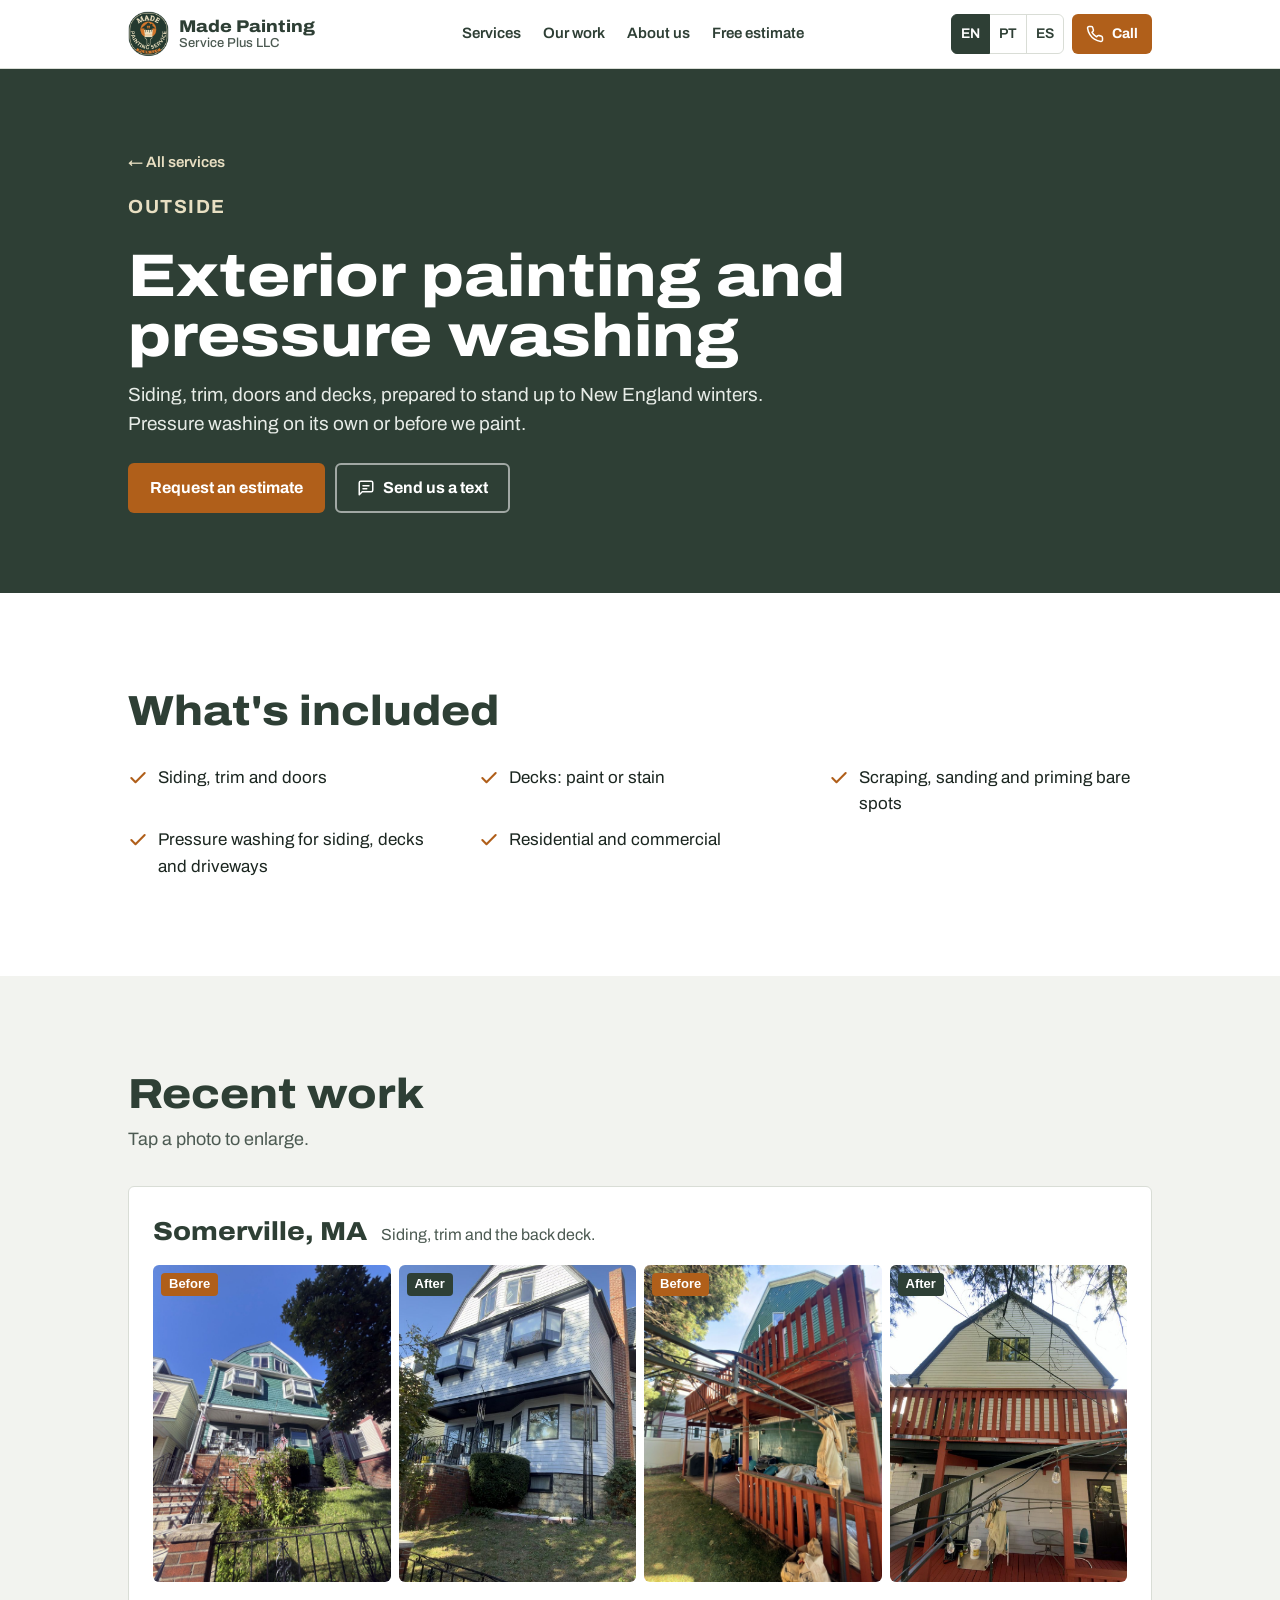
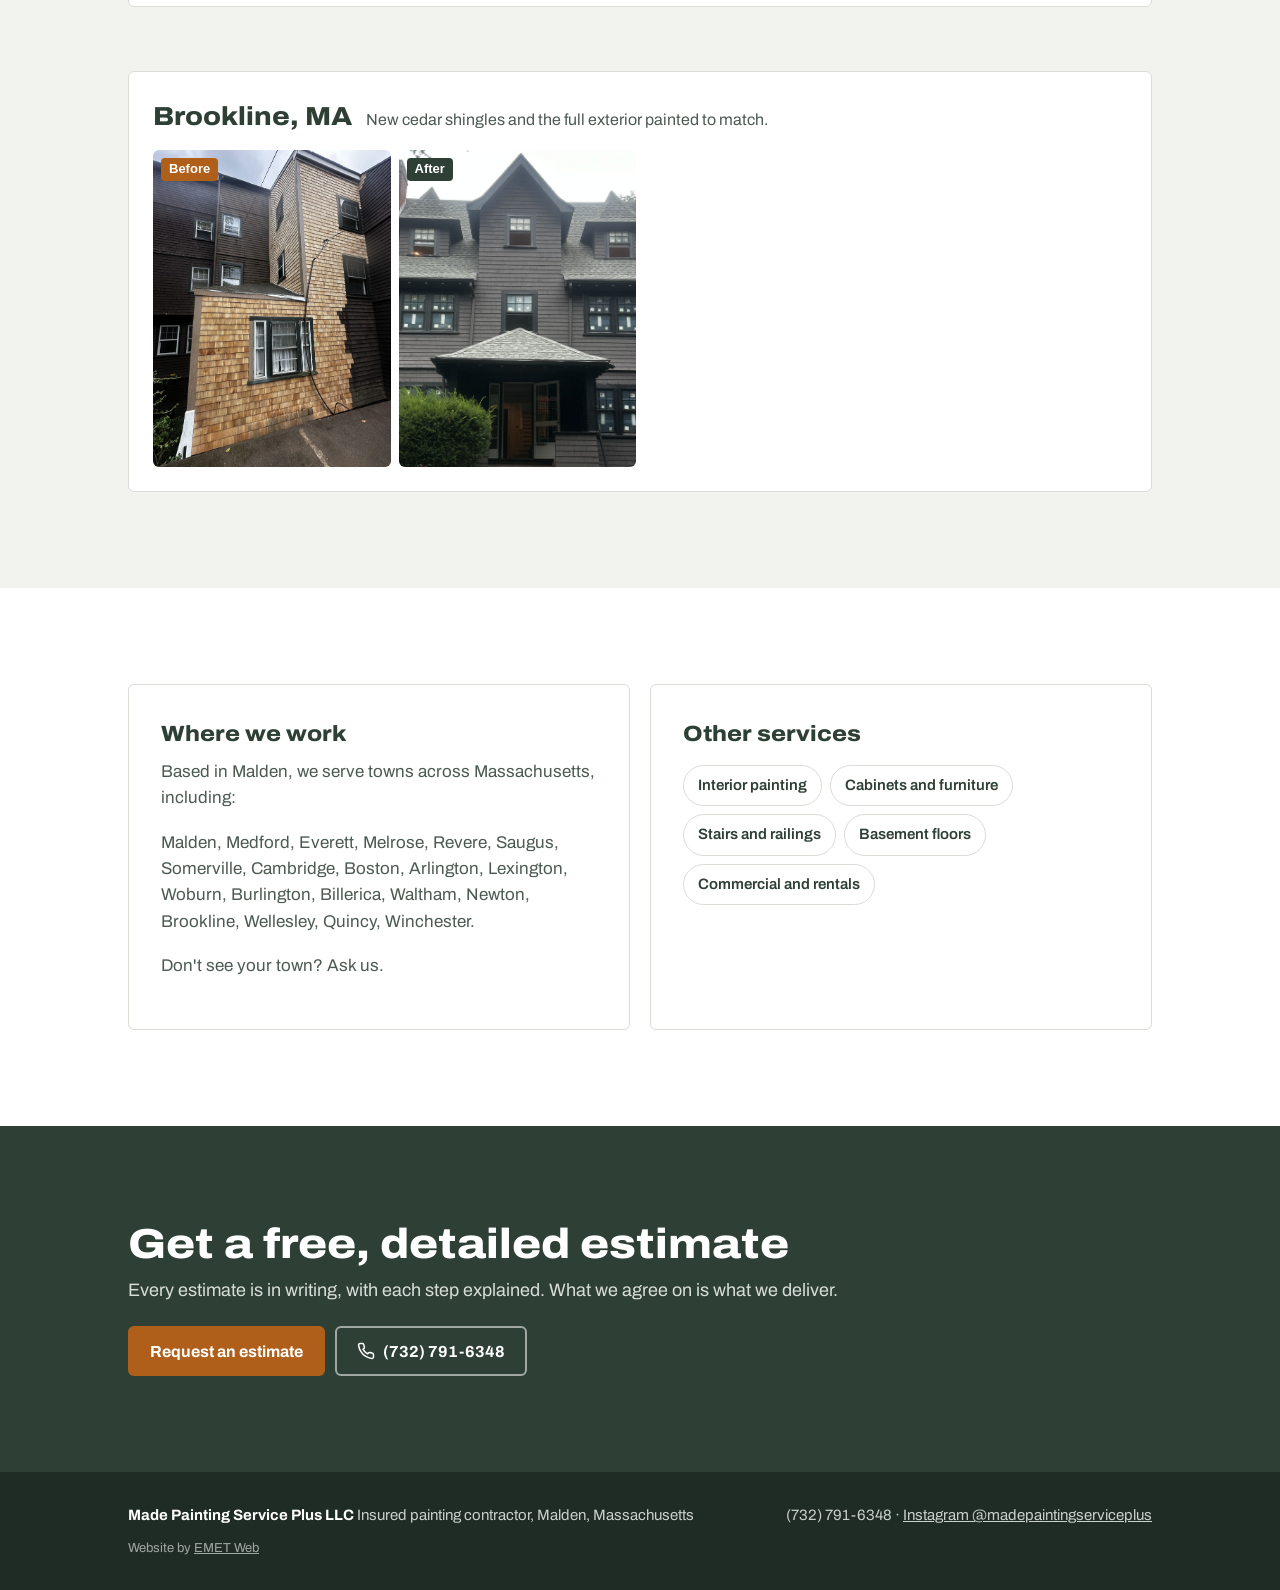
<file: exterior-painting/index.html>
<!doctype html>
<html lang="en">
<head>
<meta charset="utf-8">
<meta name="viewport" content="width=device-width, initial-scale=1, viewport-fit=cover">
<title>Exterior Painting and Pressure Washing in Massachusetts | Made Painting Service Plus</title>
<meta name="description" content="Exterior house painting, deck staining and pressure washing in Massachusetts, residential and commercial. Insured. Free, detailed written estimates.">
<link rel="canonical" href="https://madepaintingservice.com/exterior-painting/">
<link rel="icon" href="/logo.png">
<link rel="preconnect" href="https://fonts.googleapis.com">
<link rel="preconnect" href="https://fonts.gstatic.com" crossorigin>
<link href="https://fonts.googleapis.com/css2?family=Archivo:wdth,wght@62..125,400..800&display=swap" rel="stylesheet">
<link rel="stylesheet" href="/site.css">
</head>
<body>
<svg width="0" height="0" style="position:absolute" aria-hidden="true">
  <symbol id="i-phone" viewBox="0 0 24 24"><path fill="none" stroke="currentColor" stroke-width="2" stroke-linecap="round" stroke-linejoin="round" d="M22 16.9v3a2 2 0 0 1-2.2 2 19.8 19.8 0 0 1-8.6-3.1 19.5 19.5 0 0 1-6-6A19.8 19.8 0 0 1 2.1 4.2 2 2 0 0 1 4.1 2h3a2 2 0 0 1 2 1.7c.1.9.4 1.8.7 2.7a2 2 0 0 1-.5 2.1L8 9.8a16 16 0 0 0 6 6l1.3-1.3a2 2 0 0 1 2.1-.5c.9.3 1.8.6 2.7.7a2 2 0 0 1 1.7 2z"/></symbol>
  <symbol id="i-chat" viewBox="0 0 24 24"><path fill="none" stroke="currentColor" stroke-width="2" stroke-linecap="round" stroke-linejoin="round" d="M21 11.5a8.4 8.4 0 0 1-12.4 7.4L3 21l2.1-5.6A8.4 8.4 0 1 1 21 11.5z"/></symbol>
  <symbol id="i-sms" viewBox="0 0 24 24"><g fill="none" stroke="currentColor" stroke-width="2" stroke-linecap="round" stroke-linejoin="round"><path d="M21 15a2 2 0 0 1-2 2H7l-4 4V5a2 2 0 0 1 2-2h14a2 2 0 0 1 2 2z"/><path d="M8 9h8M8 13h5"/></g></symbol>
  <symbol id="i-insta" viewBox="0 0 24 24"><g fill="none" stroke="currentColor" stroke-width="2" stroke-linecap="round" stroke-linejoin="round"><rect x="3" y="3" width="18" height="18" rx="5"/><circle cx="12" cy="12" r="4"/><circle cx="17.5" cy="6.5" r="0.6" fill="currentColor"/></g></symbol>
  <symbol id="i-mail" viewBox="0 0 24 24"><g fill="none" stroke="currentColor" stroke-width="2" stroke-linecap="round" stroke-linejoin="round"><rect x="2" y="4" width="20" height="16" rx="2"/><path d="m22 6-10 7L2 6"/></g></symbol>
  <symbol id="i-check" viewBox="0 0 24 24"><path fill="none" stroke="currentColor" stroke-width="2.5" stroke-linecap="round" stroke-linejoin="round" d="M20 6 9 17l-5-5"/></symbol>
</svg>
<header class="top"><div class="wrap">
  <a class="brand" href="/" aria-label="Made Painting Service Plus, home"><img src="/logo.png" alt="" width="42" height="46"><span class="brand-name">Made Painting<small>Service Plus LLC</small></span></a>
  <nav class="mainnav" aria-label="Main"><a href="/#services" data-i18n="nav_services">Services</a><a href="/#work" data-i18n="nav_work">Our work</a><a href="/#about" data-i18n="nav_about">About us</a><a href="/#estimate" data-i18n="nav_est">Free estimate</a></nav>
  <div class="top-actions">
    <div class="langs" role="group" aria-label="Language"><button class="lang" type="button" data-lang="en" aria-pressed="true">EN</button><button class="lang" type="button" data-lang="pt" aria-pressed="false">PT</button><button class="lang" type="button" data-lang="es" aria-pressed="false">ES</button></div>
    <a class="btn btn-primary btn-sm" href="tel:+17327916348"><svg><use href="#i-phone"/></svg><span data-i18n="call_short">Call</span></a>
  </div>
</div></header>
<main>
<section class="svc-hero"><div class="wrap">
  <a class="back" href="/#services" data-i18n="back">← All services</a>
  <p class="eyebrow" data-i18n="eye">Outside</p>
  <h1 data-i18n="h">Exterior painting and pressure washing</h1>
  <p data-i18n="p">Siding, trim, doors and decks, prepared to stand up to New England winters. Pressure washing on its own or before we paint.</p>
  <div class="hero-ctas"><a class="btn btn-primary" href="/?job=o2#estimate" data-i18n="cta_est">Request an estimate</a><a class="btn btn-ghost" href="sms:+17327916348"><svg><use href="#i-sms"/></svg><span data-i18n="cta_text">Send us a text</span></a></div>
</div></section>
<section aria-labelledby="inc-h"><div class="wrap">
  <div class="section-head"><h2 id="inc-h" data-i18n="inc_h">What's included</h2></div>
  <ul class="incl"><li><svg><use href="#i-check"/></svg><span data-i18n="i0">Siding, trim and doors</span></li>
<li><svg><use href="#i-check"/></svg><span data-i18n="i1">Decks: paint or stain</span></li>
<li><svg><use href="#i-check"/></svg><span data-i18n="i2">Scraping, sanding and priming bare spots</span></li>
<li><svg><use href="#i-check"/></svg><span data-i18n="i3">Pressure washing for siding, decks and driveways</span></li>
<li><svg><use href="#i-check"/></svg><span data-i18n="i4">Residential and commercial</span></li></ul>
</div></section>
<section class="alt" aria-labelledby="w-h"><div class="wrap">
  <div class="section-head"><h2 id="w-h" data-i18n="work_h">Recent work</h2><p class="lead" data-i18n="tap">Tap a photo to enlarge.</p></div>
  <div class="projects"><article class="project"><div class="project-head"><h3>Somerville, MA</h3><p data-i18n="pd_somerville-exterior">Siding, trim and the back deck.</p></div><div class="shots"><button type="button" class="shot"><img src="/img/somerville-antes-1.jpg" alt="Somerville: House before" loading="lazy"><span class="tag before" data-i18n="before">Before</span></button>
<button type="button" class="shot"><img src="/img/somerville-depois-1.jpg" alt="Somerville: House after" loading="lazy"><span class="tag" data-i18n="after">After</span></button>
<button type="button" class="shot"><img src="/img/somerville-antes-2.jpg" alt="Somerville: Deck before" loading="lazy"><span class="tag before" data-i18n="before">Before</span></button>
<button type="button" class="shot"><img src="/img/somerville-depois-2.jpg" alt="Somerville: Deck after" loading="lazy"><span class="tag" data-i18n="after">After</span></button></div></article><article class="project"><div class="project-head"><h3>Brookline, MA</h3><p data-i18n="pd_brookline-exterior">New cedar shingles and the full exterior painted to match.</p></div><div class="shots"><button type="button" class="shot"><img src="/img/brookline-exterior-antes.jpg" alt="Brookline: New cedar shingles before painting" loading="lazy"><span class="tag before" data-i18n="before">Before</span></button>
<button type="button" class="shot"><img src="/img/brookline-exterior.jpg" alt="Brookline: House exterior after" loading="lazy"><span class="tag" data-i18n="after">After</span></button></div></article></div></div></section>
<div class="lightbox" id="lightbox" role="dialog" aria-modal="true" aria-label="Photo"><button type="button" id="lb-close" data-i18n="close">Close</button><img alt=""></div>
<section aria-labelledby="area-h"><div class="wrap two">
  <div class="panel"><h3 id="area-h" data-i18n="area_h">Where we work</h3><p data-i18n="area_p">Based in Malden, we serve towns across Massachusetts, including:</p><p class="towns">Malden, Medford, Everett, Melrose, Revere, Saugus, Somerville, Cambridge, Boston, Arlington, Lexington, Woburn, Burlington, Billerica, Waltham, Newton, Brookline, Wellesley, Quincy, Winchester.</p><p style="margin-top:14px" data-i18n="area_more">Don't see your town? Ask us.</p></div>
  <div class="panel"><h3 data-i18n="other_h">Other services</h3><div class="more-svc"><a href="/interior-painting/" data-i18n="nav_interior-painting">Interior painting</a>
<a href="/cabinet-painting/" data-i18n="nav_cabinet-painting">Cabinets and furniture</a>
<a href="/stairs-railings/" data-i18n="nav_stairs-railings">Stairs and railings</a>
<a href="/basement-floor-painting/" data-i18n="nav_basement-floor-painting">Basement floors</a>
<a href="/commercial-painting/" data-i18n="nav_commercial-painting">Commercial and rentals</a></div></div>
</div></section>
<section class="cta-band"><div class="wrap">
  <h2 data-i18n="cta_h">Get a free, detailed estimate</h2><p class="lead" data-i18n="cta_p">Every estimate is in writing, with each step explained. What we agree on is what we deliver.</p>
  <div class="hero-ctas"><a class="btn btn-primary" href="/?job=o2#estimate" data-i18n="cta_est">Request an estimate</a><a class="btn btn-ghost" href="tel:+17327916348"><svg><use href="#i-phone"/></svg>(732) 791-6348</a></div>
</div></section>
</main>
<footer><div class="wrap"><span><strong>Made Painting Service Plus LLC</strong> <span data-i18n="foot">Insured painting contractor, Malden, Massachusetts</span></span><span>(732) 791-6348 · <a href="https://www.instagram.com/madepaintingserviceplus/" target="_blank" rel="noopener">Instagram @madepaintingserviceplus</a></span><span class="credit"><span data-i18n="credit">Website by</span> <a href="https://emetmoney.com" target="_blank" rel="noopener">EMET Web</a></span></div></footer>
<div class="callbar">
  <a class="btn btn-primary" href="tel:+17327916348"><svg><use href="#i-phone"/></svg><span data-i18n="call_short">Call</span></a>
  <a class="btn btn-outline" href="sms:+17327916348"><svg><use href="#i-sms"/></svg><span data-i18n="text_short">Text</span></a>
  <a class="btn btn-outline" href="https://wa.me/17327916348"><svg><use href="#i-chat"/></svg>WhatsApp</a>
</div>
<script>
(function () {
  var dicts = {"pt": {"back": "← Todos os serviços", "inc_h": "O que está incluído", "work_h": "Trabalhos recentes", "tap": "Toque numa foto para ampliar.", "area_h": "Onde atendemos", "area_p": "Com base em Malden, atendemos cidades de todo o Massachusetts, como:", "area_more": "Não viu sua cidade? Pergunte.", "other_h": "Outros serviços", "cta_h": "Peça um orçamento grátis e detalhado", "cta_p": "Todo orçamento é por escrito, com cada etapa explicada. O que combinamos é o que entregamos.", "cta_est": "Pedir orçamento", "cta_text": "Mandar SMS", "call_short": "Ligar", "text_short": "SMS", "before": "Antes", "after": "Depois", "close": "Fechar", "nav_services": "Serviços", "nav_work": "Trabalhos", "nav_about": "Sobre nós", "nav_est": "Orçamento", "foot": "Empresa de pintura com seguro, Malden, Massachusetts", "credit": "Site por", "eye": "Área externa", "h": "Pintura externa e pressure washing", "p": "Siding, acabamentos, portas e decks, preparados para aguentar o inverno da Nova Inglaterra. Lavagem com pressão sozinha ou antes da pintura.", "i0": "Siding, acabamentos e portas", "i1": "Decks: tinta ou stain", "i2": "Raspagem, lixa e primer nas partes expostas", "i3": "Lavagem com pressão de siding, decks e garagens", "i4": "Residencial e comercial", "nav_interior-painting": "Pintura interna", "nav_cabinet-painting": "Armários e móveis", "nav_stairs-railings": "Escadas e corrimãos", "nav_basement-floor-painting": "Piso de basement", "nav_commercial-painting": "Comercial e aluguel", "nav_exterior-painting": "Externa e pressure washing", "pd_somerville-exterior": "Siding, acabamentos e o deck dos fundos.", "pd_brookline-exterior": "Shingles de cedro novos e todo o exterior pintados para combinar."}, "es": {"back": "← Todos los servicios", "inc_h": "Qué incluye", "work_h": "Trabajos recientes", "tap": "Toque una foto para ampliarla.", "area_h": "Dónde trabajamos", "area_p": "Con base en Malden, atendemos ciudades de todo Massachusetts, como:", "area_more": "¿No ve su ciudad? Pregúntenos.", "other_h": "Otros servicios", "cta_h": "Pida un presupuesto gratis y detallado", "cta_p": "Cada presupuesto es por escrito, con cada paso explicado. Lo que acordamos es lo que entregamos.", "cta_est": "Pedir presupuesto", "cta_text": "Enviar mensaje de texto", "call_short": "Llamar", "text_short": "Texto", "before": "Antes", "after": "Después", "close": "Cerrar", "nav_services": "Servicios", "nav_work": "Trabajos", "nav_about": "Nosotros", "nav_est": "Presupuesto", "foot": "Empresa de pintura asegurada, Malden, Massachusetts", "credit": "Sitio web por", "eye": "Exterior", "h": "Pintura exterior y lavado a presión", "p": "Siding, molduras, puertas y decks, preparados para el invierno de Nueva Inglaterra. Lavado a presión solo o antes de pintar.", "i0": "Siding, molduras y puertas", "i1": "Decks: pintura o tinte", "i2": "Raspado, lijado y primer en zonas expuestas", "i3": "Lavado a presión de siding, decks y entradas", "i4": "Residencial y comercial", "nav_interior-painting": "Pintura interior", "nav_cabinet-painting": "Gabinetes y muebles", "nav_stairs-railings": "Escaleras y pasamanos", "nav_basement-floor-painting": "Pisos de sótano", "nav_commercial-painting": "Comercial y alquiler", "nav_exterior-painting": "Exterior y lavado a presión", "pd_somerville-exterior": "Siding, molduras y el deck trasero.", "pd_brookline-exterior": "Tejas de cedro nuevas y todo el exterior pintados a juego."}};
  var en = {};
  document.querySelectorAll("[data-i18n]").forEach(function (el) { en[el.getAttribute("data-i18n")] = el.textContent; });
  dicts.en = en;
  var htmlLang = { en: "en", pt: "pt-BR", es: "es" };
  var btns = document.querySelectorAll(".langs .lang");
  function apply(lang) {
    var d = dicts[lang] || en;
    document.querySelectorAll("[data-i18n]").forEach(function (el) { var k = el.getAttribute("data-i18n"); if (d[k]) el.textContent = d[k]; });
    document.documentElement.lang = htmlLang[lang] || "en";
    btns.forEach(function (b) { b.setAttribute("aria-pressed", b.getAttribute("data-lang") === lang ? "true" : "false"); });
    try { localStorage.setItem("lang", lang); } catch (e) {}
  }
  var saved = null;
  try { saved = localStorage.getItem("lang"); } catch (e) {}
  if (!dicts[saved]) { var nav = (navigator.language || "").toLowerCase().slice(0, 2); saved = dicts[nav] ? nav : "en"; }
  if (saved !== "en") apply(saved);
  btns.forEach(function (b) { b.addEventListener("click", function () { apply(b.getAttribute("data-lang")); }); });
  var lb = document.getElementById("lightbox");
  if (lb) {
    var img = lb.querySelector("img"), closeBtn = document.getElementById("lb-close"), last = null;
    function close() { lb.classList.remove("open"); img.removeAttribute("src"); if (last) last.focus(); }
    document.querySelectorAll(".shot").forEach(function (b) { b.addEventListener("click", function () { last = b; img.src = b.querySelector("img").src; img.alt = b.querySelector("img").alt; lb.classList.add("open"); closeBtn.focus(); }); });
    closeBtn.addEventListener("click", close);
    lb.addEventListener("click", function (e) { if (e.target === lb) close(); });
    document.addEventListener("keydown", function (e) { if (e.key === "Escape" && lb.classList.contains("open")) close(); });
  }
})();
</script>
</body>
</html>
</file>
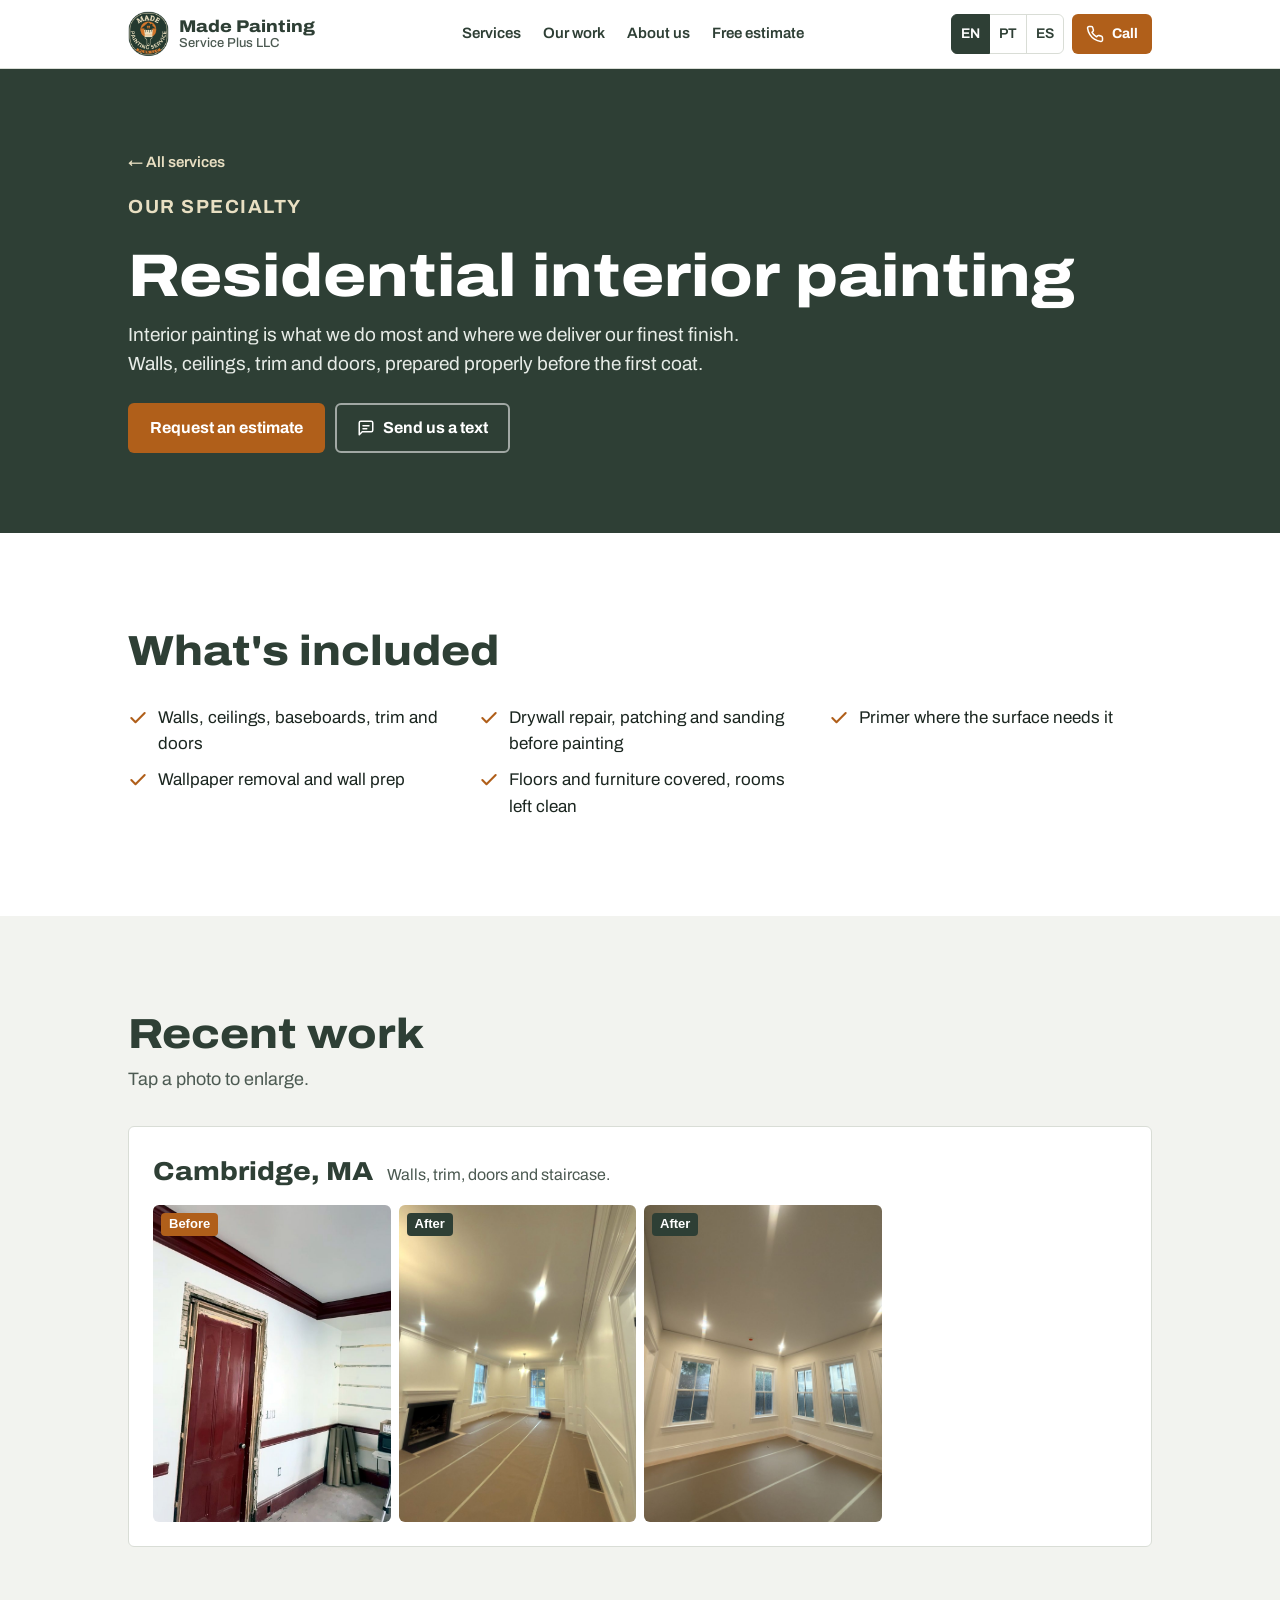
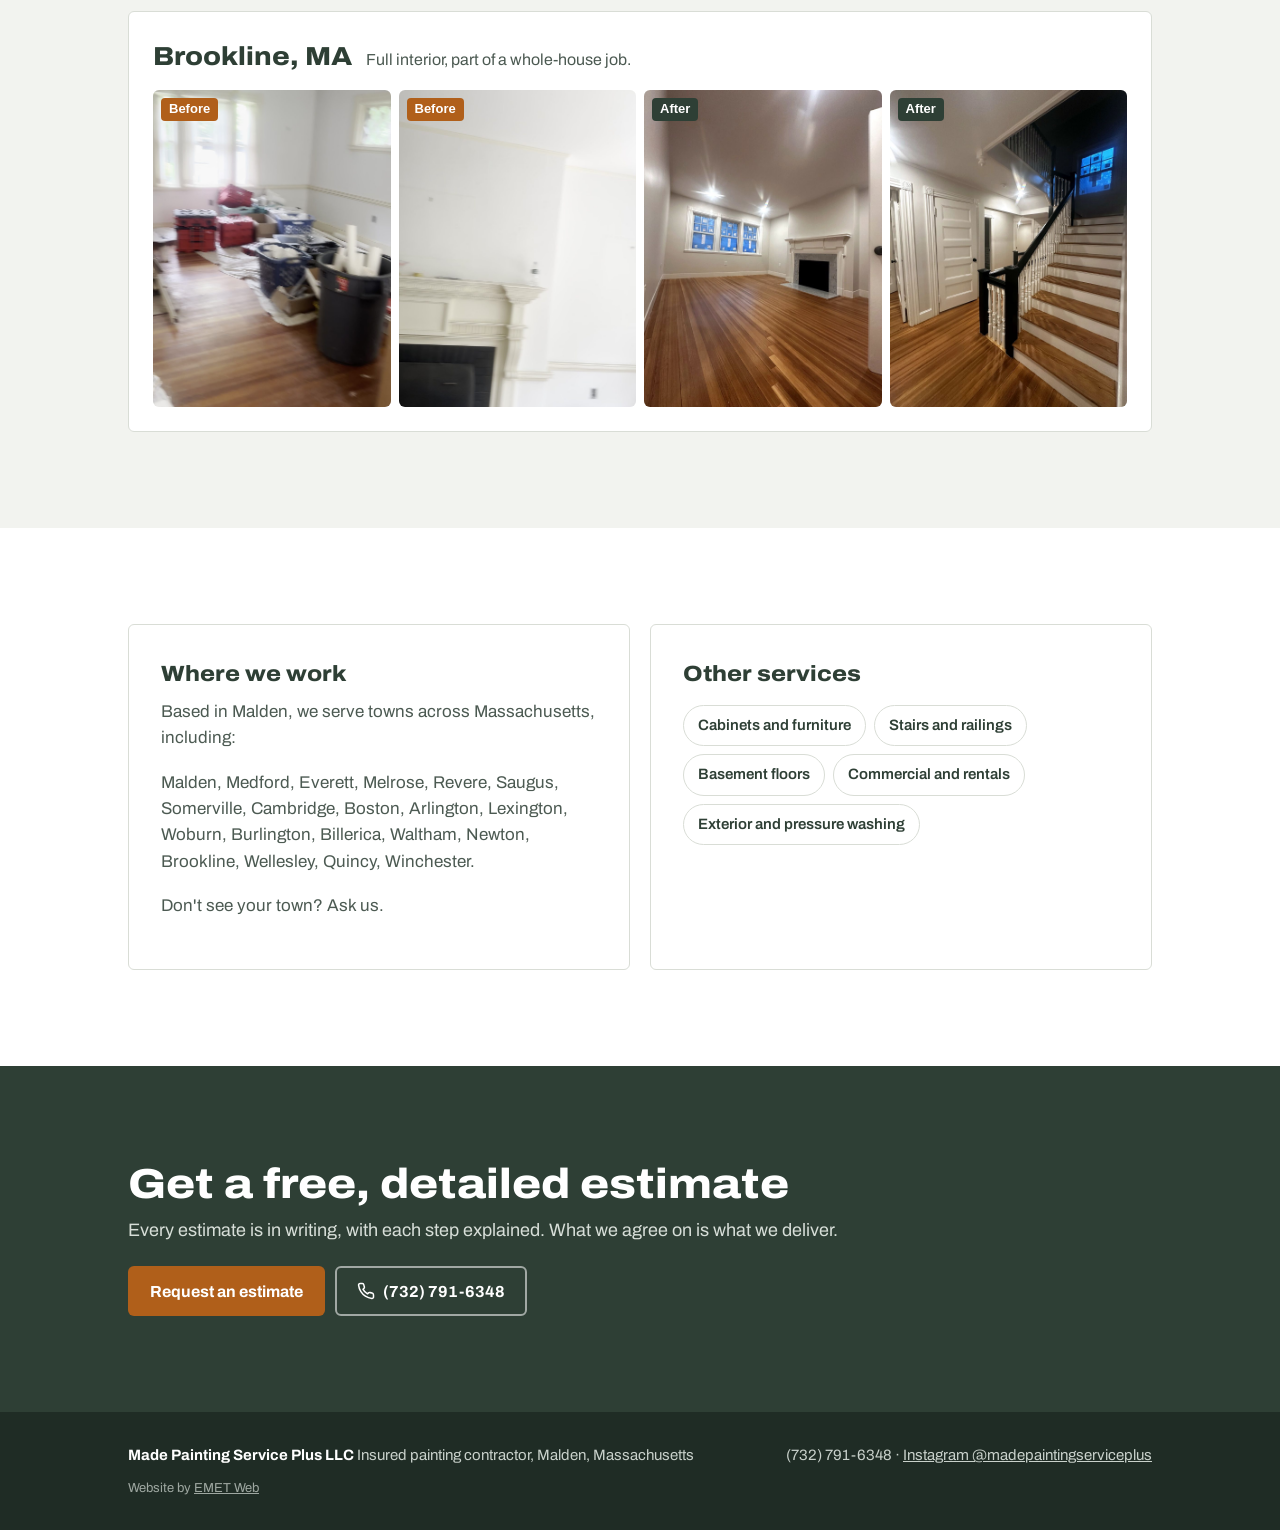
<file: interior-painting/index.html>
<!doctype html>
<html lang="en">
<head>
<meta charset="utf-8">
<meta name="viewport" content="width=device-width, initial-scale=1, viewport-fit=cover">
<title>Interior Painting in Massachusetts | Made Painting Service Plus</title>
<meta name="description" content="Residential interior painting specialists in Massachusetts: walls, ceilings, trim, doors, drywall repair and wallpaper removal. Insured. Free, detailed written estimates.">
<link rel="canonical" href="https://madepaintingservice.com/interior-painting/">
<link rel="icon" href="/logo.png">
<link rel="preconnect" href="https://fonts.googleapis.com">
<link rel="preconnect" href="https://fonts.gstatic.com" crossorigin>
<link href="https://fonts.googleapis.com/css2?family=Archivo:wdth,wght@62..125,400..800&display=swap" rel="stylesheet">
<link rel="stylesheet" href="/site.css">
</head>
<body>
<svg width="0" height="0" style="position:absolute" aria-hidden="true">
  <symbol id="i-phone" viewBox="0 0 24 24"><path fill="none" stroke="currentColor" stroke-width="2" stroke-linecap="round" stroke-linejoin="round" d="M22 16.9v3a2 2 0 0 1-2.2 2 19.8 19.8 0 0 1-8.6-3.1 19.5 19.5 0 0 1-6-6A19.8 19.8 0 0 1 2.1 4.2 2 2 0 0 1 4.1 2h3a2 2 0 0 1 2 1.7c.1.9.4 1.8.7 2.7a2 2 0 0 1-.5 2.1L8 9.8a16 16 0 0 0 6 6l1.3-1.3a2 2 0 0 1 2.1-.5c.9.3 1.8.6 2.7.7a2 2 0 0 1 1.7 2z"/></symbol>
  <symbol id="i-chat" viewBox="0 0 24 24"><path fill="none" stroke="currentColor" stroke-width="2" stroke-linecap="round" stroke-linejoin="round" d="M21 11.5a8.4 8.4 0 0 1-12.4 7.4L3 21l2.1-5.6A8.4 8.4 0 1 1 21 11.5z"/></symbol>
  <symbol id="i-sms" viewBox="0 0 24 24"><g fill="none" stroke="currentColor" stroke-width="2" stroke-linecap="round" stroke-linejoin="round"><path d="M21 15a2 2 0 0 1-2 2H7l-4 4V5a2 2 0 0 1 2-2h14a2 2 0 0 1 2 2z"/><path d="M8 9h8M8 13h5"/></g></symbol>
  <symbol id="i-insta" viewBox="0 0 24 24"><g fill="none" stroke="currentColor" stroke-width="2" stroke-linecap="round" stroke-linejoin="round"><rect x="3" y="3" width="18" height="18" rx="5"/><circle cx="12" cy="12" r="4"/><circle cx="17.5" cy="6.5" r="0.6" fill="currentColor"/></g></symbol>
  <symbol id="i-mail" viewBox="0 0 24 24"><g fill="none" stroke="currentColor" stroke-width="2" stroke-linecap="round" stroke-linejoin="round"><rect x="2" y="4" width="20" height="16" rx="2"/><path d="m22 6-10 7L2 6"/></g></symbol>
  <symbol id="i-check" viewBox="0 0 24 24"><path fill="none" stroke="currentColor" stroke-width="2.5" stroke-linecap="round" stroke-linejoin="round" d="M20 6 9 17l-5-5"/></symbol>
</svg>
<header class="top"><div class="wrap">
  <a class="brand" href="/" aria-label="Made Painting Service Plus, home"><img src="/logo.png" alt="" width="42" height="46"><span class="brand-name">Made Painting<small>Service Plus LLC</small></span></a>
  <nav class="mainnav" aria-label="Main"><a href="/#services" data-i18n="nav_services">Services</a><a href="/#work" data-i18n="nav_work">Our work</a><a href="/#about" data-i18n="nav_about">About us</a><a href="/#estimate" data-i18n="nav_est">Free estimate</a></nav>
  <div class="top-actions">
    <div class="langs" role="group" aria-label="Language"><button class="lang" type="button" data-lang="en" aria-pressed="true">EN</button><button class="lang" type="button" data-lang="pt" aria-pressed="false">PT</button><button class="lang" type="button" data-lang="es" aria-pressed="false">ES</button></div>
    <a class="btn btn-primary btn-sm" href="tel:+17327916348"><svg><use href="#i-phone"/></svg><span data-i18n="call_short">Call</span></a>
  </div>
</div></header>
<main>
<section class="svc-hero"><div class="wrap">
  <a class="back" href="/#services" data-i18n="back">← All services</a>
  <p class="eyebrow" data-i18n="eye">Our specialty</p>
  <h1 data-i18n="h">Residential interior painting</h1>
  <p data-i18n="p">Interior painting is what we do most and where we deliver our finest finish. Walls, ceilings, trim and doors, prepared properly before the first coat.</p>
  <div class="hero-ctas"><a class="btn btn-primary" href="/?job=o1#estimate" data-i18n="cta_est">Request an estimate</a><a class="btn btn-ghost" href="sms:+17327916348"><svg><use href="#i-sms"/></svg><span data-i18n="cta_text">Send us a text</span></a></div>
</div></section>
<section aria-labelledby="inc-h"><div class="wrap">
  <div class="section-head"><h2 id="inc-h" data-i18n="inc_h">What's included</h2></div>
  <ul class="incl"><li><svg><use href="#i-check"/></svg><span data-i18n="i0">Walls, ceilings, baseboards, trim and doors</span></li>
<li><svg><use href="#i-check"/></svg><span data-i18n="i1">Drywall repair, patching and sanding before painting</span></li>
<li><svg><use href="#i-check"/></svg><span data-i18n="i2">Primer where the surface needs it</span></li>
<li><svg><use href="#i-check"/></svg><span data-i18n="i3">Wallpaper removal and wall prep</span></li>
<li><svg><use href="#i-check"/></svg><span data-i18n="i4">Floors and furniture covered, rooms left clean</span></li></ul>
</div></section>
<section class="alt" aria-labelledby="w-h"><div class="wrap">
  <div class="section-head"><h2 id="w-h" data-i18n="work_h">Recent work</h2><p class="lead" data-i18n="tap">Tap a photo to enlarge.</p></div>
  <div class="projects"><article class="project"><div class="project-head"><h3>Cambridge, MA</h3><p data-i18n="pd_cambridge-interior">Walls, trim, doors and staircase.</p></div><div class="shots"><button type="button" class="shot"><img src="/img/cambridge-antes.jpg" alt="Cambridge: Living room before" loading="lazy"><span class="tag before" data-i18n="before">Before</span></button>
<button type="button" class="shot"><img src="/img/cambridge-depois-1.jpg" alt="Cambridge: Living room after" loading="lazy"><span class="tag" data-i18n="after">After</span></button>
<button type="button" class="shot"><img src="/img/cambridge-depois-3.jpg" alt="Cambridge: Bedroom after" loading="lazy"><span class="tag" data-i18n="after">After</span></button></div></article><article class="project"><div class="project-head"><h3>Brookline, MA</h3><p data-i18n="pd_brookline-interior">Full interior, part of a whole-house job.</p></div><div class="shots"><button type="button" class="shot"><img src="/img/brookline-interior-antes-1.jpg" alt="Brookline: Living room before" loading="lazy"><span class="tag before" data-i18n="before">Before</span></button>
<button type="button" class="shot"><img src="/img/brookline-interior-antes-2.jpg" alt="Brookline: Fireplace wall before" loading="lazy"><span class="tag before" data-i18n="before">Before</span></button>
<button type="button" class="shot"><img src="/img/brookline-depois-1.jpg" alt="Brookline: Living room after" loading="lazy"><span class="tag" data-i18n="after">After</span></button>
<button type="button" class="shot"><img src="/img/brookline-depois-2.jpg" alt="Brookline: Hall and staircase after" loading="lazy"><span class="tag" data-i18n="after">After</span></button></div></article></div></div></section>
<div class="lightbox" id="lightbox" role="dialog" aria-modal="true" aria-label="Photo"><button type="button" id="lb-close" data-i18n="close">Close</button><img alt=""></div>
<section aria-labelledby="area-h"><div class="wrap two">
  <div class="panel"><h3 id="area-h" data-i18n="area_h">Where we work</h3><p data-i18n="area_p">Based in Malden, we serve towns across Massachusetts, including:</p><p class="towns">Malden, Medford, Everett, Melrose, Revere, Saugus, Somerville, Cambridge, Boston, Arlington, Lexington, Woburn, Burlington, Billerica, Waltham, Newton, Brookline, Wellesley, Quincy, Winchester.</p><p style="margin-top:14px" data-i18n="area_more">Don't see your town? Ask us.</p></div>
  <div class="panel"><h3 data-i18n="other_h">Other services</h3><div class="more-svc"><a href="/cabinet-painting/" data-i18n="nav_cabinet-painting">Cabinets and furniture</a>
<a href="/stairs-railings/" data-i18n="nav_stairs-railings">Stairs and railings</a>
<a href="/basement-floor-painting/" data-i18n="nav_basement-floor-painting">Basement floors</a>
<a href="/commercial-painting/" data-i18n="nav_commercial-painting">Commercial and rentals</a>
<a href="/exterior-painting/" data-i18n="nav_exterior-painting">Exterior and pressure washing</a></div></div>
</div></section>
<section class="cta-band"><div class="wrap">
  <h2 data-i18n="cta_h">Get a free, detailed estimate</h2><p class="lead" data-i18n="cta_p">Every estimate is in writing, with each step explained. What we agree on is what we deliver.</p>
  <div class="hero-ctas"><a class="btn btn-primary" href="/?job=o1#estimate" data-i18n="cta_est">Request an estimate</a><a class="btn btn-ghost" href="tel:+17327916348"><svg><use href="#i-phone"/></svg>(732) 791-6348</a></div>
</div></section>
</main>
<footer><div class="wrap"><span><strong>Made Painting Service Plus LLC</strong> <span data-i18n="foot">Insured painting contractor, Malden, Massachusetts</span></span><span>(732) 791-6348 · <a href="https://www.instagram.com/madepaintingserviceplus/" target="_blank" rel="noopener">Instagram @madepaintingserviceplus</a></span><span class="credit"><span data-i18n="credit">Website by</span> <a href="https://emetmoney.com" target="_blank" rel="noopener">EMET Web</a></span></div></footer>
<div class="callbar">
  <a class="btn btn-primary" href="tel:+17327916348"><svg><use href="#i-phone"/></svg><span data-i18n="call_short">Call</span></a>
  <a class="btn btn-outline" href="sms:+17327916348"><svg><use href="#i-sms"/></svg><span data-i18n="text_short">Text</span></a>
  <a class="btn btn-outline" href="https://wa.me/17327916348"><svg><use href="#i-chat"/></svg>WhatsApp</a>
</div>
<script>
(function () {
  var dicts = {"pt": {"back": "← Todos os serviços", "inc_h": "O que está incluído", "work_h": "Trabalhos recentes", "tap": "Toque numa foto para ampliar.", "area_h": "Onde atendemos", "area_p": "Com base em Malden, atendemos cidades de todo o Massachusetts, como:", "area_more": "Não viu sua cidade? Pergunte.", "other_h": "Outros serviços", "cta_h": "Peça um orçamento grátis e detalhado", "cta_p": "Todo orçamento é por escrito, com cada etapa explicada. O que combinamos é o que entregamos.", "cta_est": "Pedir orçamento", "cta_text": "Mandar SMS", "call_short": "Ligar", "text_short": "SMS", "before": "Antes", "after": "Depois", "close": "Fechar", "nav_services": "Serviços", "nav_work": "Trabalhos", "nav_about": "Sobre nós", "nav_est": "Orçamento", "foot": "Empresa de pintura com seguro, Malden, Massachusetts", "credit": "Site por", "eye": "Nossa especialidade", "h": "Pintura interna residencial", "p": "Pintura interna é o que mais fazemos e onde entregamos nosso acabamento mais fino. Paredes, tetos, rodapés e portas, bem preparados antes da primeira demão.", "i0": "Paredes, tetos, rodapés, guarnições e portas", "i1": "Reparo de drywall, massa e lixa antes da pintura", "i2": "Primer onde a superfície precisa", "i3": "Remoção de papel de parede e preparação da parede", "i4": "Piso e móveis protegidos, ambientes entregues limpos", "nav_interior-painting": "Pintura interna", "nav_cabinet-painting": "Armários e móveis", "nav_stairs-railings": "Escadas e corrimãos", "nav_basement-floor-painting": "Piso de basement", "nav_commercial-painting": "Comercial e aluguel", "nav_exterior-painting": "Externa e pressure washing", "pd_cambridge-interior": "Paredes, acabamentos, portas e escada.", "pd_brookline-interior": "Interior completo, parte de uma obra da casa inteira."}, "es": {"back": "← Todos los servicios", "inc_h": "Qué incluye", "work_h": "Trabajos recientes", "tap": "Toque una foto para ampliarla.", "area_h": "Dónde trabajamos", "area_p": "Con base en Malden, atendemos ciudades de todo Massachusetts, como:", "area_more": "¿No ve su ciudad? Pregúntenos.", "other_h": "Otros servicios", "cta_h": "Pida un presupuesto gratis y detallado", "cta_p": "Cada presupuesto es por escrito, con cada paso explicado. Lo que acordamos es lo que entregamos.", "cta_est": "Pedir presupuesto", "cta_text": "Enviar mensaje de texto", "call_short": "Llamar", "text_short": "Texto", "before": "Antes", "after": "Después", "close": "Cerrar", "nav_services": "Servicios", "nav_work": "Trabajos", "nav_about": "Nosotros", "nav_est": "Presupuesto", "foot": "Empresa de pintura asegurada, Malden, Massachusetts", "credit": "Sitio web por", "eye": "Nuestra especialidad", "h": "Pintura interior residencial", "p": "La pintura interior es lo que más hacemos y donde entregamos nuestro mejor acabado. Paredes, techos, molduras y puertas, bien preparados antes de la primera mano.", "i0": "Paredes, techos, zócalos, molduras y puertas", "i1": "Reparación de drywall, masilla y lijado antes de pintar", "i2": "Primer donde la superficie lo necesita", "i3": "Retiro de papel tapiz y preparación de la pared", "i4": "Pisos y muebles protegidos, espacios entregados limpios", "nav_interior-painting": "Pintura interior", "nav_cabinet-painting": "Gabinetes y muebles", "nav_stairs-railings": "Escaleras y pasamanos", "nav_basement-floor-painting": "Pisos de sótano", "nav_commercial-painting": "Comercial y alquiler", "nav_exterior-painting": "Exterior y lavado a presión", "pd_cambridge-interior": "Paredes, molduras, puertas y escalera.", "pd_brookline-interior": "Interior completo, parte de un trabajo de casa completa."}};
  var en = {};
  document.querySelectorAll("[data-i18n]").forEach(function (el) { en[el.getAttribute("data-i18n")] = el.textContent; });
  dicts.en = en;
  var htmlLang = { en: "en", pt: "pt-BR", es: "es" };
  var btns = document.querySelectorAll(".langs .lang");
  function apply(lang) {
    var d = dicts[lang] || en;
    document.querySelectorAll("[data-i18n]").forEach(function (el) { var k = el.getAttribute("data-i18n"); if (d[k]) el.textContent = d[k]; });
    document.documentElement.lang = htmlLang[lang] || "en";
    btns.forEach(function (b) { b.setAttribute("aria-pressed", b.getAttribute("data-lang") === lang ? "true" : "false"); });
    try { localStorage.setItem("lang", lang); } catch (e) {}
  }
  var saved = null;
  try { saved = localStorage.getItem("lang"); } catch (e) {}
  if (!dicts[saved]) { var nav = (navigator.language || "").toLowerCase().slice(0, 2); saved = dicts[nav] ? nav : "en"; }
  if (saved !== "en") apply(saved);
  btns.forEach(function (b) { b.addEventListener("click", function () { apply(b.getAttribute("data-lang")); }); });
  var lb = document.getElementById("lightbox");
  if (lb) {
    var img = lb.querySelector("img"), closeBtn = document.getElementById("lb-close"), last = null;
    function close() { lb.classList.remove("open"); img.removeAttribute("src"); if (last) last.focus(); }
    document.querySelectorAll(".shot").forEach(function (b) { b.addEventListener("click", function () { last = b; img.src = b.querySelector("img").src; img.alt = b.querySelector("img").alt; lb.classList.add("open"); closeBtn.focus(); }); });
    closeBtn.addEventListener("click", close);
    lb.addEventListener("click", function (e) { if (e.target === lb) close(); });
    document.addEventListener("keydown", function (e) { if (e.key === "Escape" && lb.classList.contains("open")) close(); });
  }
})();
</script>
</body>
</html>
</file>
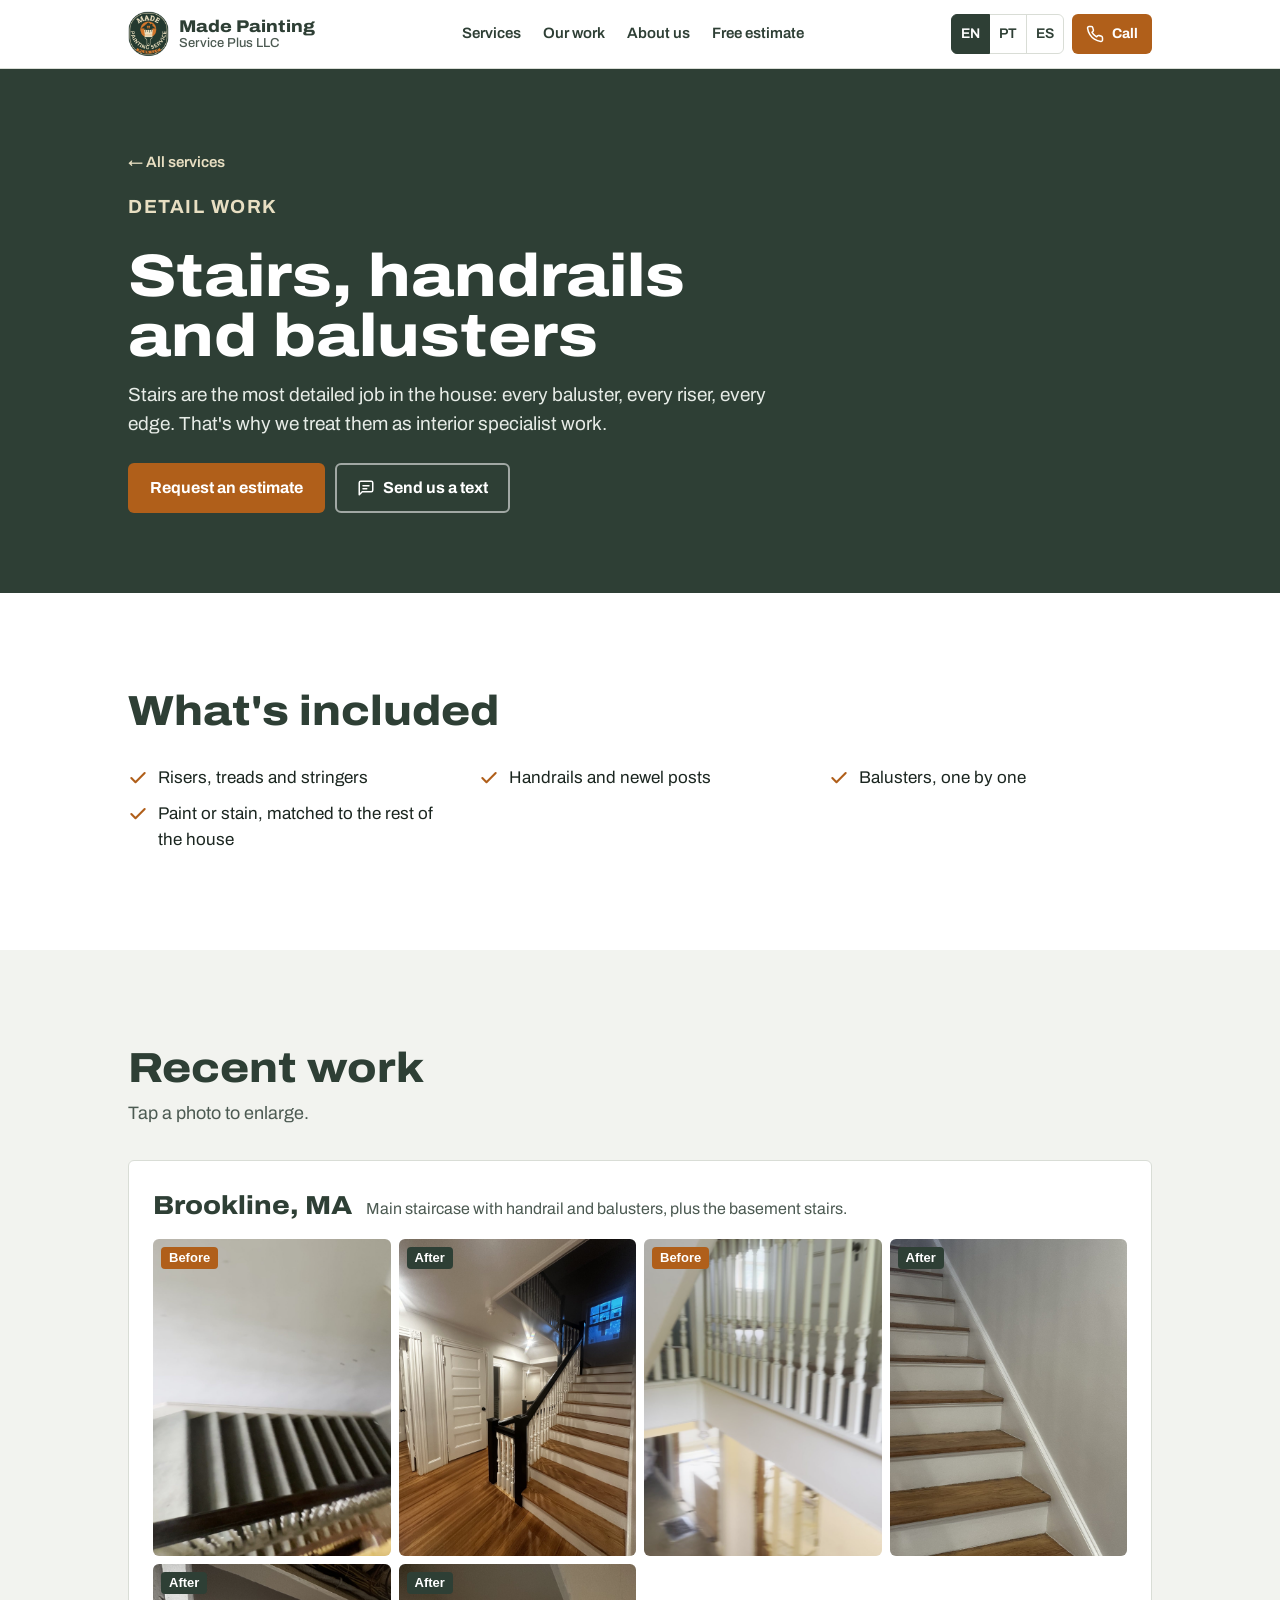
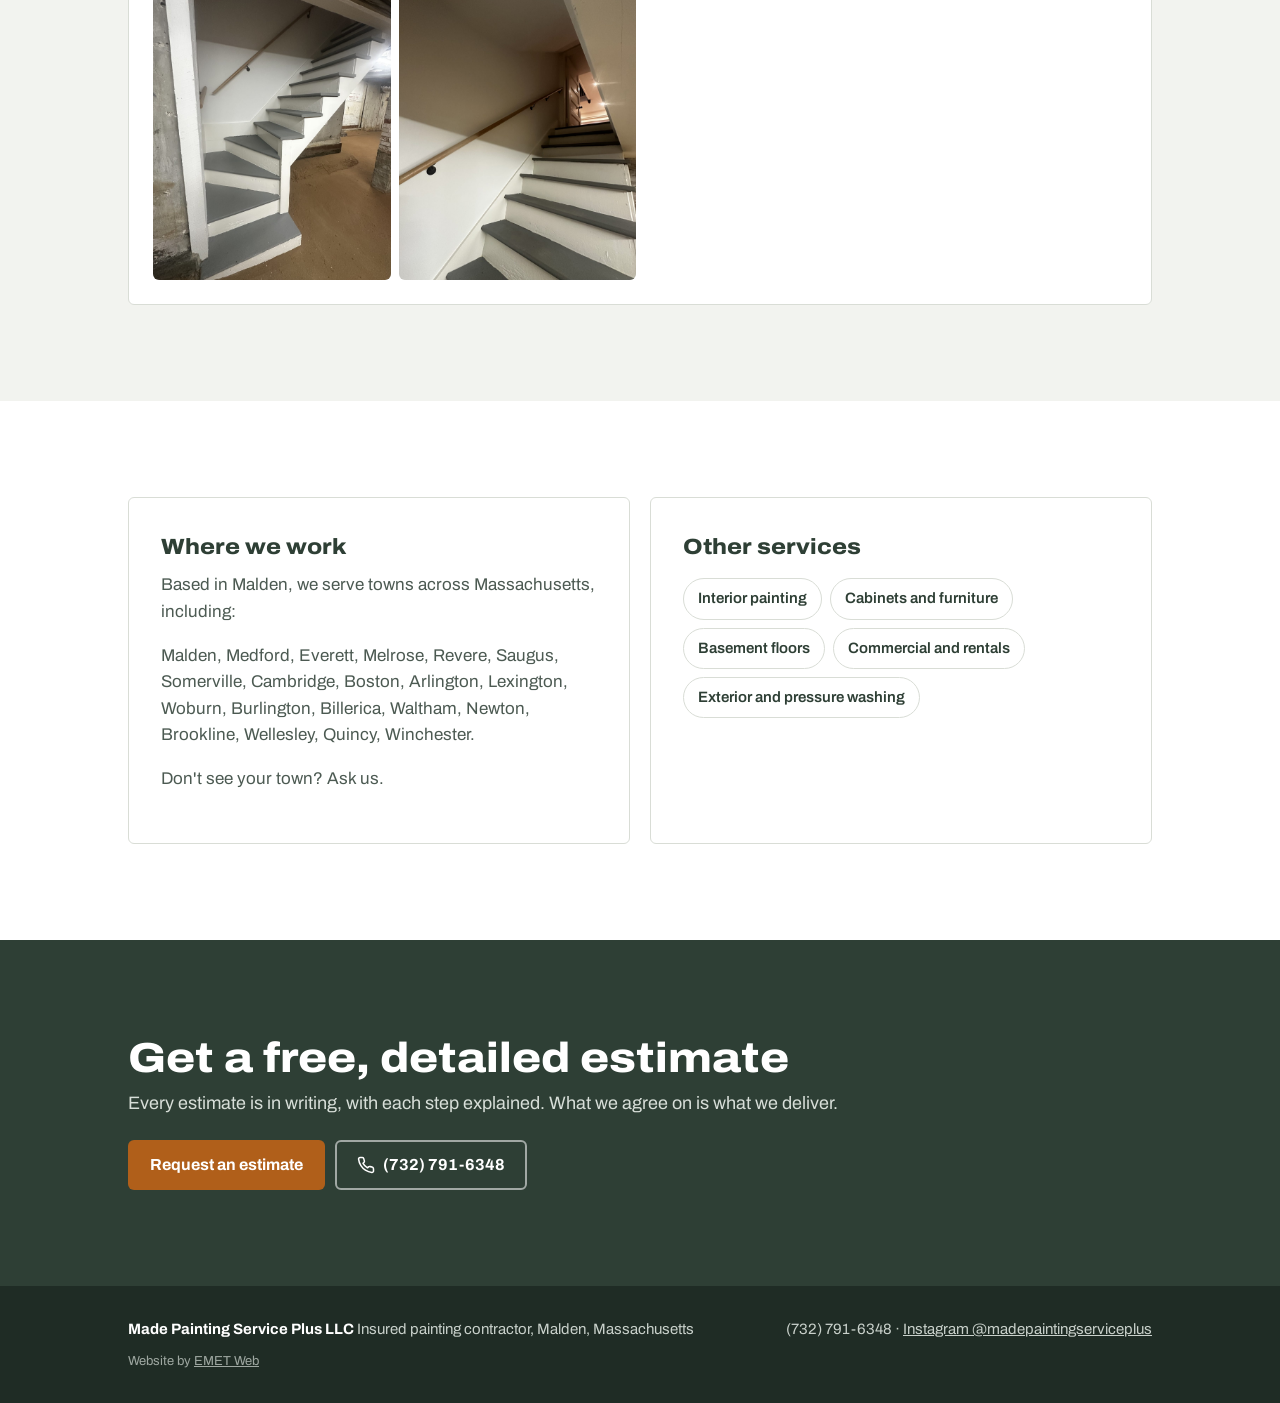
<file: stairs-railings/index.html>
<!doctype html>
<html lang="en">
<head>
<meta charset="utf-8">
<meta name="viewport" content="width=device-width, initial-scale=1, viewport-fit=cover">
<title>Stair, Handrail and Baluster Painting in Massachusetts | Made Painting Service Plus</title>
<meta name="description" content="Painting and staining of stairs, risers, handrails and balusters in Massachusetts homes. Insured. Free, detailed written estimates.">
<link rel="canonical" href="https://madepaintingservice.com/stairs-railings/">
<link rel="icon" href="/logo.png">
<link rel="preconnect" href="https://fonts.googleapis.com">
<link rel="preconnect" href="https://fonts.gstatic.com" crossorigin>
<link href="https://fonts.googleapis.com/css2?family=Archivo:wdth,wght@62..125,400..800&display=swap" rel="stylesheet">
<link rel="stylesheet" href="/site.css">
</head>
<body>
<svg width="0" height="0" style="position:absolute" aria-hidden="true">
  <symbol id="i-phone" viewBox="0 0 24 24"><path fill="none" stroke="currentColor" stroke-width="2" stroke-linecap="round" stroke-linejoin="round" d="M22 16.9v3a2 2 0 0 1-2.2 2 19.8 19.8 0 0 1-8.6-3.1 19.5 19.5 0 0 1-6-6A19.8 19.8 0 0 1 2.1 4.2 2 2 0 0 1 4.1 2h3a2 2 0 0 1 2 1.7c.1.9.4 1.8.7 2.7a2 2 0 0 1-.5 2.1L8 9.8a16 16 0 0 0 6 6l1.3-1.3a2 2 0 0 1 2.1-.5c.9.3 1.8.6 2.7.7a2 2 0 0 1 1.7 2z"/></symbol>
  <symbol id="i-chat" viewBox="0 0 24 24"><path fill="none" stroke="currentColor" stroke-width="2" stroke-linecap="round" stroke-linejoin="round" d="M21 11.5a8.4 8.4 0 0 1-12.4 7.4L3 21l2.1-5.6A8.4 8.4 0 1 1 21 11.5z"/></symbol>
  <symbol id="i-sms" viewBox="0 0 24 24"><g fill="none" stroke="currentColor" stroke-width="2" stroke-linecap="round" stroke-linejoin="round"><path d="M21 15a2 2 0 0 1-2 2H7l-4 4V5a2 2 0 0 1 2-2h14a2 2 0 0 1 2 2z"/><path d="M8 9h8M8 13h5"/></g></symbol>
  <symbol id="i-insta" viewBox="0 0 24 24"><g fill="none" stroke="currentColor" stroke-width="2" stroke-linecap="round" stroke-linejoin="round"><rect x="3" y="3" width="18" height="18" rx="5"/><circle cx="12" cy="12" r="4"/><circle cx="17.5" cy="6.5" r="0.6" fill="currentColor"/></g></symbol>
  <symbol id="i-mail" viewBox="0 0 24 24"><g fill="none" stroke="currentColor" stroke-width="2" stroke-linecap="round" stroke-linejoin="round"><rect x="2" y="4" width="20" height="16" rx="2"/><path d="m22 6-10 7L2 6"/></g></symbol>
  <symbol id="i-check" viewBox="0 0 24 24"><path fill="none" stroke="currentColor" stroke-width="2.5" stroke-linecap="round" stroke-linejoin="round" d="M20 6 9 17l-5-5"/></symbol>
</svg>
<header class="top"><div class="wrap">
  <a class="brand" href="/" aria-label="Made Painting Service Plus, home"><img src="/logo.png" alt="" width="42" height="46"><span class="brand-name">Made Painting<small>Service Plus LLC</small></span></a>
  <nav class="mainnav" aria-label="Main"><a href="/#services" data-i18n="nav_services">Services</a><a href="/#work" data-i18n="nav_work">Our work</a><a href="/#about" data-i18n="nav_about">About us</a><a href="/#estimate" data-i18n="nav_est">Free estimate</a></nav>
  <div class="top-actions">
    <div class="langs" role="group" aria-label="Language"><button class="lang" type="button" data-lang="en" aria-pressed="true">EN</button><button class="lang" type="button" data-lang="pt" aria-pressed="false">PT</button><button class="lang" type="button" data-lang="es" aria-pressed="false">ES</button></div>
    <a class="btn btn-primary btn-sm" href="tel:+17327916348"><svg><use href="#i-phone"/></svg><span data-i18n="call_short">Call</span></a>
  </div>
</div></header>
<main>
<section class="svc-hero"><div class="wrap">
  <a class="back" href="/#services" data-i18n="back">← All services</a>
  <p class="eyebrow" data-i18n="eye">Detail work</p>
  <h1 data-i18n="h">Stairs, handrails and balusters</h1>
  <p data-i18n="p">Stairs are the most detailed job in the house: every baluster, every riser, every edge. That's why we treat them as interior specialist work.</p>
  <div class="hero-ctas"><a class="btn btn-primary" href="/?job=o1#estimate" data-i18n="cta_est">Request an estimate</a><a class="btn btn-ghost" href="sms:+17327916348"><svg><use href="#i-sms"/></svg><span data-i18n="cta_text">Send us a text</span></a></div>
</div></section>
<section aria-labelledby="inc-h"><div class="wrap">
  <div class="section-head"><h2 id="inc-h" data-i18n="inc_h">What's included</h2></div>
  <ul class="incl"><li><svg><use href="#i-check"/></svg><span data-i18n="i0">Risers, treads and stringers</span></li>
<li><svg><use href="#i-check"/></svg><span data-i18n="i1">Handrails and newel posts</span></li>
<li><svg><use href="#i-check"/></svg><span data-i18n="i2">Balusters, one by one</span></li>
<li><svg><use href="#i-check"/></svg><span data-i18n="i3">Paint or stain, matched to the rest of the house</span></li></ul>
</div></section>
<section class="alt" aria-labelledby="w-h"><div class="wrap">
  <div class="section-head"><h2 id="w-h" data-i18n="work_h">Recent work</h2><p class="lead" data-i18n="tap">Tap a photo to enlarge.</p></div>
  <div class="projects"><article class="project"><div class="project-head"><h3>Brookline, MA</h3><p data-i18n="pd_brookline-stairs">Main staircase with handrail and balusters, plus the basement stairs.</p></div><div class="shots"><button type="button" class="shot"><img src="/img/brookline-escada-antes-1.jpg" alt="Brookline: Carpeted staircase before" loading="lazy"><span class="tag before" data-i18n="before">Before</span></button>
<button type="button" class="shot"><img src="/img/brookline-escada-1.jpg" alt="Brookline: Main staircase after" loading="lazy"><span class="tag" data-i18n="after">After</span></button>
<button type="button" class="shot"><img src="/img/brookline-escada-antes-2.jpg" alt="Brookline: Balusters before" loading="lazy"><span class="tag before" data-i18n="before">Before</span></button>
<button type="button" class="shot"><img src="/img/brookline-escada-3.jpg" alt="Brookline: Staircase after" loading="lazy"><span class="tag" data-i18n="after">After</span></button>
<button type="button" class="shot"><img src="/img/brookline-escada-4.jpg" alt="Brookline: Basement stairs after" loading="lazy"><span class="tag" data-i18n="after">After</span></button>
<button type="button" class="shot"><img src="/img/brookline-escada-5.jpg" alt="Brookline: Basement stairs after" loading="lazy"><span class="tag" data-i18n="after">After</span></button></div></article></div></div></section>
<div class="lightbox" id="lightbox" role="dialog" aria-modal="true" aria-label="Photo"><button type="button" id="lb-close" data-i18n="close">Close</button><img alt=""></div>
<section aria-labelledby="area-h"><div class="wrap two">
  <div class="panel"><h3 id="area-h" data-i18n="area_h">Where we work</h3><p data-i18n="area_p">Based in Malden, we serve towns across Massachusetts, including:</p><p class="towns">Malden, Medford, Everett, Melrose, Revere, Saugus, Somerville, Cambridge, Boston, Arlington, Lexington, Woburn, Burlington, Billerica, Waltham, Newton, Brookline, Wellesley, Quincy, Winchester.</p><p style="margin-top:14px" data-i18n="area_more">Don't see your town? Ask us.</p></div>
  <div class="panel"><h3 data-i18n="other_h">Other services</h3><div class="more-svc"><a href="/interior-painting/" data-i18n="nav_interior-painting">Interior painting</a>
<a href="/cabinet-painting/" data-i18n="nav_cabinet-painting">Cabinets and furniture</a>
<a href="/basement-floor-painting/" data-i18n="nav_basement-floor-painting">Basement floors</a>
<a href="/commercial-painting/" data-i18n="nav_commercial-painting">Commercial and rentals</a>
<a href="/exterior-painting/" data-i18n="nav_exterior-painting">Exterior and pressure washing</a></div></div>
</div></section>
<section class="cta-band"><div class="wrap">
  <h2 data-i18n="cta_h">Get a free, detailed estimate</h2><p class="lead" data-i18n="cta_p">Every estimate is in writing, with each step explained. What we agree on is what we deliver.</p>
  <div class="hero-ctas"><a class="btn btn-primary" href="/?job=o1#estimate" data-i18n="cta_est">Request an estimate</a><a class="btn btn-ghost" href="tel:+17327916348"><svg><use href="#i-phone"/></svg>(732) 791-6348</a></div>
</div></section>
</main>
<footer><div class="wrap"><span><strong>Made Painting Service Plus LLC</strong> <span data-i18n="foot">Insured painting contractor, Malden, Massachusetts</span></span><span>(732) 791-6348 · <a href="https://www.instagram.com/madepaintingserviceplus/" target="_blank" rel="noopener">Instagram @madepaintingserviceplus</a></span><span class="credit"><span data-i18n="credit">Website by</span> <a href="https://emetmoney.com" target="_blank" rel="noopener">EMET Web</a></span></div></footer>
<div class="callbar">
  <a class="btn btn-primary" href="tel:+17327916348"><svg><use href="#i-phone"/></svg><span data-i18n="call_short">Call</span></a>
  <a class="btn btn-outline" href="sms:+17327916348"><svg><use href="#i-sms"/></svg><span data-i18n="text_short">Text</span></a>
  <a class="btn btn-outline" href="https://wa.me/17327916348"><svg><use href="#i-chat"/></svg>WhatsApp</a>
</div>
<script>
(function () {
  var dicts = {"pt": {"back": "← Todos os serviços", "inc_h": "O que está incluído", "work_h": "Trabalhos recentes", "tap": "Toque numa foto para ampliar.", "area_h": "Onde atendemos", "area_p": "Com base em Malden, atendemos cidades de todo o Massachusetts, como:", "area_more": "Não viu sua cidade? Pergunte.", "other_h": "Outros serviços", "cta_h": "Peça um orçamento grátis e detalhado", "cta_p": "Todo orçamento é por escrito, com cada etapa explicada. O que combinamos é o que entregamos.", "cta_est": "Pedir orçamento", "cta_text": "Mandar SMS", "call_short": "Ligar", "text_short": "SMS", "before": "Antes", "after": "Depois", "close": "Fechar", "nav_services": "Serviços", "nav_work": "Trabalhos", "nav_about": "Sobre nós", "nav_est": "Orçamento", "foot": "Empresa de pintura com seguro, Malden, Massachusetts", "credit": "Site por", "eye": "Trabalho de detalhe", "h": "Escadas, corrimãos e balaústres", "p": "A escada é o trabalho mais minucioso da casa: cada balaústre, cada espelho, cada quina. Por isso tratamos a escada como trabalho de especialista em interiores.", "i0": "Espelhos, degraus e laterais", "i1": "Corrimãos e pilares", "i2": "Balaústres, um a um", "i3": "Tinta ou stain, combinando com o resto da casa", "nav_interior-painting": "Pintura interna", "nav_cabinet-painting": "Armários e móveis", "nav_stairs-railings": "Escadas e corrimãos", "nav_basement-floor-painting": "Piso de basement", "nav_commercial-painting": "Comercial e aluguel", "nav_exterior-painting": "Externa e pressure washing", "pd_brookline-stairs": "Escada principal com corrimão e balaústres, e a escada do basement."}, "es": {"back": "← Todos los servicios", "inc_h": "Qué incluye", "work_h": "Trabajos recientes", "tap": "Toque una foto para ampliarla.", "area_h": "Dónde trabajamos", "area_p": "Con base en Malden, atendemos ciudades de todo Massachusetts, como:", "area_more": "¿No ve su ciudad? Pregúntenos.", "other_h": "Otros servicios", "cta_h": "Pida un presupuesto gratis y detallado", "cta_p": "Cada presupuesto es por escrito, con cada paso explicado. Lo que acordamos es lo que entregamos.", "cta_est": "Pedir presupuesto", "cta_text": "Enviar mensaje de texto", "call_short": "Llamar", "text_short": "Texto", "before": "Antes", "after": "Después", "close": "Cerrar", "nav_services": "Servicios", "nav_work": "Trabajos", "nav_about": "Nosotros", "nav_est": "Presupuesto", "foot": "Empresa de pintura asegurada, Malden, Massachusetts", "credit": "Sitio web por", "eye": "Trabajo de detalle", "h": "Escaleras, pasamanos y balaústres", "p": "La escalera es el trabajo más minucioso de la casa: cada balaústre, cada contrahuella, cada borde. Por eso la tratamos como trabajo de especialistas en interiores.", "i0": "Contrahuellas, peldaños y zancas", "i1": "Pasamanos y postes", "i2": "Balaústres, uno por uno", "i3": "Pintura o tinte, a juego con el resto de la casa", "nav_interior-painting": "Pintura interior", "nav_cabinet-painting": "Gabinetes y muebles", "nav_stairs-railings": "Escaleras y pasamanos", "nav_basement-floor-painting": "Pisos de sótano", "nav_commercial-painting": "Comercial y alquiler", "nav_exterior-painting": "Exterior y lavado a presión", "pd_brookline-stairs": "Escalera principal con pasamanos y balaústres, y la escalera del sótano."}};
  var en = {};
  document.querySelectorAll("[data-i18n]").forEach(function (el) { en[el.getAttribute("data-i18n")] = el.textContent; });
  dicts.en = en;
  var htmlLang = { en: "en", pt: "pt-BR", es: "es" };
  var btns = document.querySelectorAll(".langs .lang");
  function apply(lang) {
    var d = dicts[lang] || en;
    document.querySelectorAll("[data-i18n]").forEach(function (el) { var k = el.getAttribute("data-i18n"); if (d[k]) el.textContent = d[k]; });
    document.documentElement.lang = htmlLang[lang] || "en";
    btns.forEach(function (b) { b.setAttribute("aria-pressed", b.getAttribute("data-lang") === lang ? "true" : "false"); });
    try { localStorage.setItem("lang", lang); } catch (e) {}
  }
  var saved = null;
  try { saved = localStorage.getItem("lang"); } catch (e) {}
  if (!dicts[saved]) { var nav = (navigator.language || "").toLowerCase().slice(0, 2); saved = dicts[nav] ? nav : "en"; }
  if (saved !== "en") apply(saved);
  btns.forEach(function (b) { b.addEventListener("click", function () { apply(b.getAttribute("data-lang")); }); });
  var lb = document.getElementById("lightbox");
  if (lb) {
    var img = lb.querySelector("img"), closeBtn = document.getElementById("lb-close"), last = null;
    function close() { lb.classList.remove("open"); img.removeAttribute("src"); if (last) last.focus(); }
    document.querySelectorAll(".shot").forEach(function (b) { b.addEventListener("click", function () { last = b; img.src = b.querySelector("img").src; img.alt = b.querySelector("img").alt; lb.classList.add("open"); closeBtn.focus(); }); });
    closeBtn.addEventListener("click", close);
    lb.addEventListener("click", function (e) { if (e.target === lb) close(); });
    document.addEventListener("keydown", function (e) { if (e.key === "Escape" && lb.classList.contains("open")) close(); });
  }
})();
</script>
</body>
</html>
</file>
<file: site.css>
:root {
    --forest: #2E3F35;
    --forest-deep: #1F2C25;
    --ink: #1B2620;
    --ink-soft: #4C5A52;
    --copper: #B05F1A;
    --copper-hover: #934E12;
    --primer: #F2F3EF;
    --white: #FFFFFF;
    --line: #D9DDD6;
    --cream: #E8DFC2;
    --radius: 6px;
    --gutter: clamp(16px, 5vw, 48px);
    --max: 1120px;
  }
  * { box-sizing: border-box; }
  html { scroll-behavior: smooth; }
  @media (prefers-reduced-motion: reduce) { html { scroll-behavior: auto; } }
  body {
    margin: 0;
    background: var(--white);
    color: var(--ink);
    font-family: "Archivo", system-ui, sans-serif;
    font-variation-settings: "wdth" 100;
    font-size: 17px;
    line-height: 1.55;
    -webkit-font-smoothing: antialiased;
  }
  img { max-width: 100%; display: block; }
  a { color: inherit; }
  :focus-visible { outline: 3px solid var(--copper); outline-offset: 3px; border-radius: 2px; }
  .wrap { max-width: var(--max); margin: 0 auto; padding: 0 var(--gutter); }

  /* Header */
  .top { position: sticky; top: 0; z-index: 10; background: rgba(255,255,255,.96); border-bottom: 1px solid var(--line); backdrop-filter: blur(6px); }
  .top .wrap { display: flex; align-items: center; justify-content: space-between; gap: 12px; height: 68px; }
  .brand { display: flex; align-items: center; gap: 10px; text-decoration: none; min-width: 0; }
  .brand img { width: auto; height: 46px; flex: none; }
  .brand-name { font-weight: 800; font-variation-settings: "wdth" 112; font-size: 17px; line-height: 1.1; color: var(--forest); }
  .brand-name small { display: block; font-weight: 500; font-variation-settings: "wdth" 100; font-size: 13px; color: var(--ink-soft); }
  .top-actions { display: flex; align-items: center; gap: 8px; flex: none; }
  .lang { font: inherit; font-size: 14px; font-weight: 600; background: none; border: 1px solid var(--line); border-radius: var(--radius); padding: 8px 10px; color: var(--forest); cursor: pointer; }
  .lang:hover { border-color: var(--forest); }
  .langs { display: flex; }
  .langs .lang { border-radius: 0; padding: 8px 9px; margin-left: -1px; }
  .langs .lang:first-child { border-radius: var(--radius) 0 0 var(--radius); margin-left: 0; }
  .langs .lang:last-child { border-radius: 0 var(--radius) var(--radius) 0; }
  .langs .lang[aria-pressed="true"] { background: var(--forest); border-color: var(--forest); color: var(--white); position: relative; }

  .mainnav { display: flex; gap: 4px 22px; font-size: 15px; font-weight: 600; }
  .mainnav a { text-decoration: none; color: var(--forest); padding: 6px 0; white-space: nowrap; }
  .mainnav a:hover { color: var(--copper); }
  @media (max-width: 900px) {
    .top .wrap { flex-wrap: wrap; height: auto; padding-top: 10px; padding-bottom: 0; }
    .mainnav { order: 3; width: 100%; overflow-x: auto; gap: 18px; padding: 4px 0 8px; border-top: 1px solid var(--line); margin-top: 8px; }
  }

  /* Buttons */
  .btn { display: inline-flex; align-items: center; justify-content: center; gap: 8px; font: inherit; font-weight: 700; font-size: 16px; text-decoration: none; border-radius: var(--radius); padding: 14px 20px; border: 2px solid transparent; cursor: pointer; line-height: 1.1; }
  .btn svg { width: 18px; height: 18px; flex: none; }
  .btn-primary { background: var(--copper); color: var(--white); }
  .btn-primary:hover { background: var(--copper-hover); }
  .btn-light { background: var(--white); color: var(--forest); }
  .btn-light:hover { background: var(--cream); }
  .btn-ghost { background: transparent; color: var(--white); border-color: rgba(255,255,255,.55); }
  .btn-ghost:hover { border-color: var(--white); }
  .btn-sm { padding: 9px 12px; font-size: 14px; }
  @media (max-width: 420px) { .top .btn-sm span { display: none; } }

  /* Hero: the one bold moment, a roller stroke */
  .hero { position: relative; padding: clamp(28px, 6vw, 64px) 0 clamp(36px, 7vw, 80px); overflow: hidden; }
  .stroke { position: absolute; inset: 14px 0 22px 0; z-index: 0; }
  .stroke svg { width: 100%; height: 100%; display: block; }
  @media (prefers-reduced-motion: no-preference) {
    .stroke { animation: roll 1.1s cubic-bezier(.6,.05,.25,1) .15s both; }
    @keyframes roll { from { clip-path: inset(0 100% 0 0); } to { clip-path: inset(0 0 0 0); } }
    .hero-copy { animation: rise .6s ease-out .9s both; }
    @keyframes rise { from { opacity: 0; transform: translateY(8px); } to { opacity: 1; transform: none; } }
  }
  .hero .wrap { position: relative; z-index: 1; }
  .hero-copy { color: var(--white); max-width: 760px; padding: clamp(24px, 4vw, 48px) 0; }
  .hero h1 { margin: 0 0 16px; font-weight: 800; font-variation-settings: "wdth" 118; font-size: clamp(38px, 7.2vw, 76px); line-height: .98; letter-spacing: -.01em; text-wrap: balance; }
  .hero p { margin: 0 0 26px; font-size: clamp(17px, 2.1vw, 20px); max-width: 52ch; color: #E7ECE7; }
  .hero-ctas { display: flex; flex-wrap: wrap; gap: 10px; }
  .facts { list-style: none; margin: 26px 0 0; padding: 0; display: flex; flex-wrap: wrap; gap: 8px 22px; font-size: 15px; color: var(--cream); font-weight: 600; }
  .facts li { display: flex; align-items: center; gap: 8px; }
  .facts svg { width: 16px; height: 16px; }

  /* Sections */
  section { padding: clamp(52px, 8vw, 96px) 0; }
  .section-head { max-width: 640px; margin-bottom: 32px; }
  h2 { margin: 0 0 10px; font-weight: 800; font-variation-settings: "wdth" 112; font-size: clamp(28px, 4.2vw, 42px); line-height: 1.05; color: var(--forest); text-wrap: balance; }
  .lead { margin: 0; color: var(--ink-soft); font-size: 18px; }
  .alt { background: var(--primer); }

  /* Services as paint chips */
  .chips { display: grid; grid-template-columns: repeat(auto-fill, minmax(min(100%, 155px), 1fr)); gap: 12px; list-style: none; margin: 0; padding: 0; }
  .chip { background: var(--white); border: 1px solid var(--line); border-radius: var(--radius); overflow: hidden; display: flex; flex-direction: column; }
  .chip-link { display: flex; flex-direction: column; height: 100%; color: inherit; text-decoration: none; }
  .chip-link:hover { border-color: var(--forest); }
  .chip:hover { border-color: var(--forest); box-shadow: 0 2px 10px rgba(31,44,37,.08); }
  .chip-body { flex: 1; display: flex; flex-direction: column; }
  .chip-go { margin-top: auto; padding-top: 10px; font-size: 14px; font-weight: 700; color: var(--copper); }
  .project, #estimate, #about, #services, #work { scroll-margin-top: 110px; }
  .chip-color { height: 88px; }
  .chip-body { padding: 14px 16px 16px; }
  .chip h3 { margin: 0 0 4px; font-size: 18px; font-weight: 700; font-variation-settings: "wdth" 106; }
  .chip p { margin: 0; font-size: 15px; color: var(--ink-soft); line-height: 1.45; }

  /* Work gallery */
  .projects { display: grid; gap: clamp(36px, 6vw, 64px); }
  .project { background: var(--white); border: 1px solid var(--line); border-radius: var(--radius); padding: clamp(16px, 3vw, 24px); }
  .project-head { display: flex; flex-wrap: wrap; align-items: baseline; gap: 4px 14px; margin-bottom: 14px; }
  .project-head h3 { margin: 0; font-size: clamp(20px, 2.6vw, 26px); font-weight: 800; font-variation-settings: "wdth" 110; color: var(--forest); }
  .project-head p { margin: 0; color: var(--ink-soft); font-size: 16px; }
  .project-head a { color: var(--copper); font-weight: 600; text-decoration: none; }
  .project-head a:hover { text-decoration: underline; }
  .shots { display: grid; grid-template-columns: repeat(4, 1fr); gap: 8px; }
  @media (max-width: 760px) { .shots { grid-template-columns: repeat(2, 1fr); } }
  .shot { position: relative; margin: 0; border-radius: var(--radius); overflow: hidden; background: var(--line); aspect-ratio: 3 / 4; padding: 0; border: 0; cursor: zoom-in; display: block; width: 100%; }
  .shot img { width: 100%; height: 100%; object-fit: cover; display: block; }
  .shot.wide { grid-column: 1 / -1; aspect-ratio: 16 / 6; }
  @media (max-width: 760px) { .shot.wide { aspect-ratio: 16 / 9; } }
  .tag { position: absolute; left: 8px; top: 8px; font-size: 13px; font-weight: 700; color: var(--white); background: var(--forest); padding: 4px 8px; border-radius: 4px; line-height: 1.1; }
  .tag.before { background: var(--copper); }
  .lightbox { position: fixed; inset: 0; z-index: 50; background: rgba(20,28,24,.92); display: none; align-items: center; justify-content: center; padding: 20px; }
  .lightbox.open { display: flex; }
  .lightbox img { max-width: 100%; max-height: 100%; border-radius: var(--radius); }
  .lightbox button { position: absolute; top: 14px; right: 14px; font: inherit; font-size: 15px; font-weight: 700; background: var(--white); color: var(--forest); border: 0; border-radius: var(--radius); padding: 10px 14px; cursor: pointer; }

  /* Steps: a real sequence */
  .steps { list-style: none; margin: 0; padding: 0; display: grid; grid-template-columns: repeat(auto-fit, minmax(min(100%, 230px), 1fr)); gap: 28px; counter-reset: s; }
  .steps li { counter-increment: s; border-top: 3px solid var(--forest); padding-top: 16px; }
  .steps li::before { content: counter(s); display: block; font-weight: 800; font-variation-settings: "wdth" 118; font-size: 34px; line-height: 1; color: var(--copper); margin-bottom: 10px; }
  .steps h3 { margin: 0 0 6px; font-size: 19px; font-weight: 700; }
  .steps p { margin: 0; color: var(--ink-soft); font-size: 16px; }


  /* About */
  .about-grid { display: grid; grid-template-columns: minmax(0, 1.35fr) minmax(0, 1fr); gap: clamp(28px, 5vw, 64px); align-items: start; }
  @media (max-width: 820px) { .about-grid { grid-template-columns: 1fr; } }
  .eyebrow { margin: 0 0 10px; font-size: 14px; font-weight: 700; letter-spacing: .08em; text-transform: uppercase; color: var(--copper); }
  .about-copy p { margin: 0 0 14px; color: var(--ink-soft); max-width: 62ch; }
  .about-copy p.promise { color: var(--ink); font-size: 18px; }
  .about-copy strong { color: var(--forest); }
  .stats { list-style: none; margin: 0; padding: 0; display: grid; grid-template-columns: 1fr 1fr; gap: 10px; }
  .stats li { background: var(--white); border: 1px solid var(--line); border-radius: var(--radius); padding: 18px 16px; }
  .stats b { display: block; font-weight: 800; font-variation-settings: "wdth" 118; font-size: clamp(28px, 3.6vw, 36px); line-height: 1; color: var(--forest); margin-bottom: 6px; }
  .stats span { font-size: 15px; color: var(--ink-soft); line-height: 1.35; display: block; }
  .values-h { margin: clamp(36px, 5vw, 52px) 0 18px; font-size: 22px; font-weight: 800; font-variation-settings: "wdth" 110; color: var(--forest); }
  .values { list-style: none; margin: 0; padding: 0; display: grid; grid-template-columns: repeat(auto-fit, minmax(min(100%, 230px), 1fr)); gap: 12px; }
  .values li { background: var(--white); border: 1px solid var(--line); border-left: 4px solid var(--copper); border-radius: var(--radius); padding: 16px 18px; }
  .values h4 { margin: 0 0 6px; font-size: 17px; font-weight: 700; color: var(--ink); }
  .values p { margin: 0; font-size: 15px; color: var(--ink-soft); line-height: 1.45; }

  /* Reviews + area */
  .two { display: grid; grid-template-columns: repeat(auto-fit, minmax(min(100%, 320px), 1fr)); gap: 20px; }
  .panel { border: 1px solid var(--line); border-radius: var(--radius); padding: clamp(22px, 3vw, 32px); background: var(--white); }
  .panel h3 { margin: 0 0 8px; font-size: 22px; font-weight: 800; font-variation-settings: "wdth" 110; color: var(--forest); }
  .panel p { margin: 0 0 18px; color: var(--ink-soft); }
  .panel .btn-primary, .panel .btn-outline { margin-top: 4px; }
  .btn-outline { background: transparent; color: var(--forest); border-color: var(--forest); }
  .btn-outline:hover { background: var(--forest); color: var(--white); }

  /* Estimate */
  .estimate { background: var(--forest); color: var(--white); }
  .estimate h2 { color: var(--white); }
  .estimate .lead { color: #D7DED8; }
  .est-grid { display: grid; grid-template-columns: repeat(auto-fit, minmax(min(100%, 340px), 1fr)); gap: clamp(24px, 5vw, 56px); align-items: start; }
  .contact-list { list-style: none; margin: 24px 0 0; padding: 0; display: grid; gap: 10px; }
  .contact-list a { display: inline-flex; align-items: center; gap: 10px; font-weight: 700; font-size: 18px; text-decoration: none; color: var(--white); }
  .contact-list a:hover { text-decoration: underline; text-underline-offset: 4px; }
  .contact-list svg { width: 20px; height: 20px; color: var(--cream); }
  form { background: var(--white); color: var(--ink); border-radius: var(--radius); padding: clamp(20px, 3vw, 30px); display: grid; gap: 14px; }
  label { display: grid; gap: 6px; font-size: 15px; font-weight: 600; }
  input, select, textarea { font: inherit; font-size: 16px; padding: 12px 12px; border: 1px solid #B9C0B8; border-radius: var(--radius); background: var(--white); color: var(--ink); width: 100%; }
  textarea { min-height: 110px; resize: vertical; }
  input:focus, select:focus, textarea:focus { outline: 3px solid rgba(176,95,26,.35); border-color: var(--copper); }
  .row { display: grid; grid-template-columns: 1fr 1fr; gap: 12px; }
  @media (max-width: 520px) { .row { grid-template-columns: 1fr; } }
  .form-note { margin: 0; font-size: 14px; color: var(--ink-soft); }
  .hidden { display: none; }

  footer { background: var(--forest-deep); color: #C9D1CB; padding: 32px 0 calc(32px + env(safe-area-inset-bottom)); font-size: 15px; }
  footer .wrap { display: flex; flex-wrap: wrap; gap: 10px 28px; justify-content: space-between; }
  footer strong { color: var(--white); }

  /* Sticky call bar on phones */
  .callbar { position: fixed; left: 0; right: 0; bottom: 0; z-index: 20; display: none; gap: 8px; padding: 10px 12px calc(10px + env(safe-area-inset-bottom)); background: var(--white); border-top: 1px solid var(--line); }
  .callbar .btn { flex: 1; padding: 13px 6px; font-size: 15px; gap: 6px; min-width: 0; }
  @media (max-width: 720px) { .callbar { display: flex; } body { padding-bottom: 76px; } }
@media (max-width: 520px) { .chip-color { height: 52px; } .chip-body { padding: 12px; } .chip h3 { font-size: 16px; } .chip p { font-size: 14px; } }
@media (max-width: 400px) { .brand-name { font-size: 15px; } .brand-name small { display: none; } .brand img { height: 40px; } }

/* Service pages */
.svc-hero { background: var(--forest); color: var(--white); padding: clamp(40px, 7vw, 80px) 0; }
.svc-hero .eyebrow { color: var(--cream); }
.svc-hero h1 { margin: 0 0 14px; font-weight: 800; font-variation-settings: "wdth" 116; font-size: clamp(34px, 6vw, 60px); line-height: 1; text-wrap: balance; }
.svc-hero p { margin: 0 0 24px; max-width: 60ch; font-size: clamp(17px, 2vw, 19px); color: #E7ECE7; }
.back { display: inline-block; margin-bottom: 18px; color: var(--cream); font-weight: 600; text-decoration: none; font-size: 15px; }
.back:hover { text-decoration: underline; }
.incl { list-style: none; margin: 0; padding: 0; display: grid; grid-template-columns: repeat(auto-fit, minmax(min(100%, 280px), 1fr)); gap: 10px 28px; }
.incl li { display: flex; gap: 10px; align-items: flex-start; font-size: 17px; }
.incl svg { width: 20px; height: 20px; color: var(--copper); flex: none; margin-top: 3px; }
.towns { margin: 0; color: var(--ink-soft); }
.more-svc { display: flex; flex-wrap: wrap; gap: 8px; margin-top: 14px; }
.more-svc a { border: 1px solid var(--line); border-radius: 999px; padding: 8px 14px; text-decoration: none; font-size: 15px; font-weight: 600; color: var(--forest); background: var(--white); }
.more-svc a:hover { border-color: var(--forest); }
.cta-band { background: var(--forest); color: var(--white); }
.cta-band h2 { color: var(--white); }
.cta-band .lead { color: #D7DED8; margin-bottom: 22px; }

footer a { color: #C9D1CB; }
footer .credit { flex-basis: 100%; font-size: 13px; opacity: .75; }
</file>
